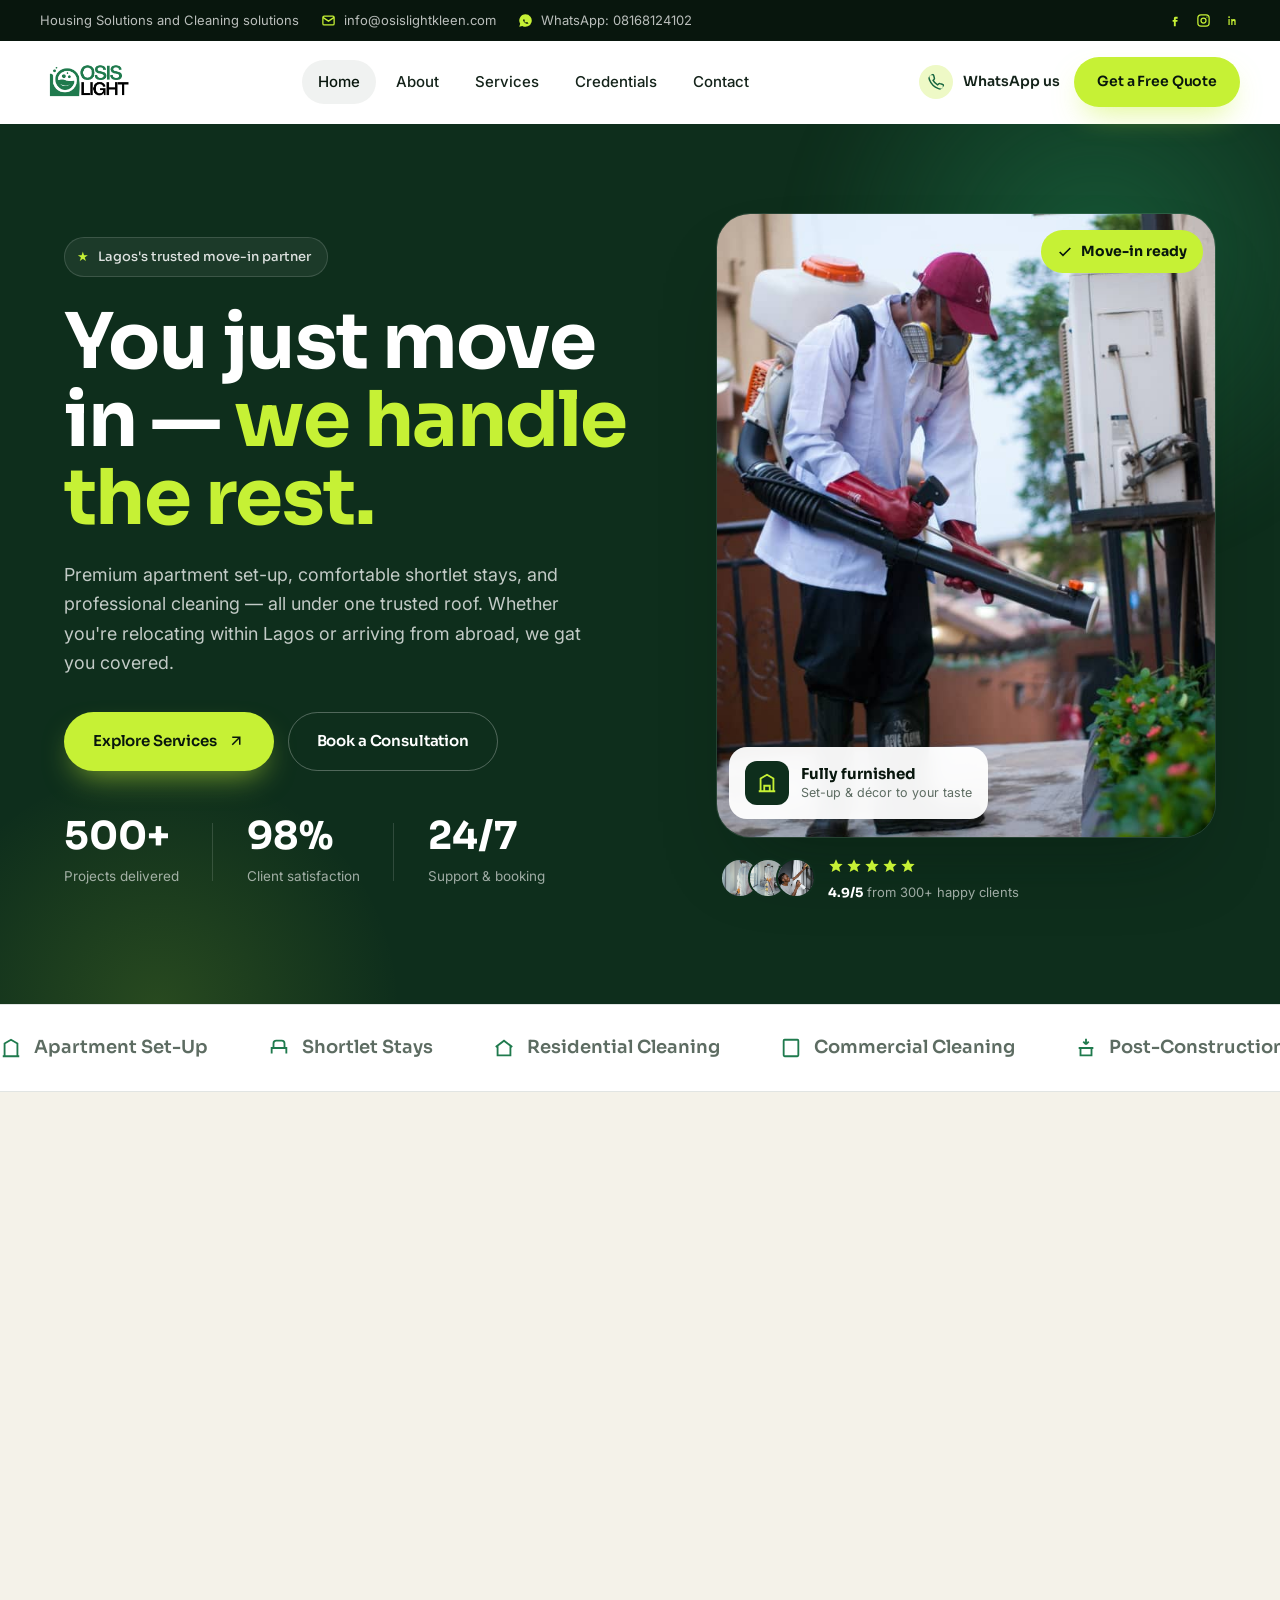
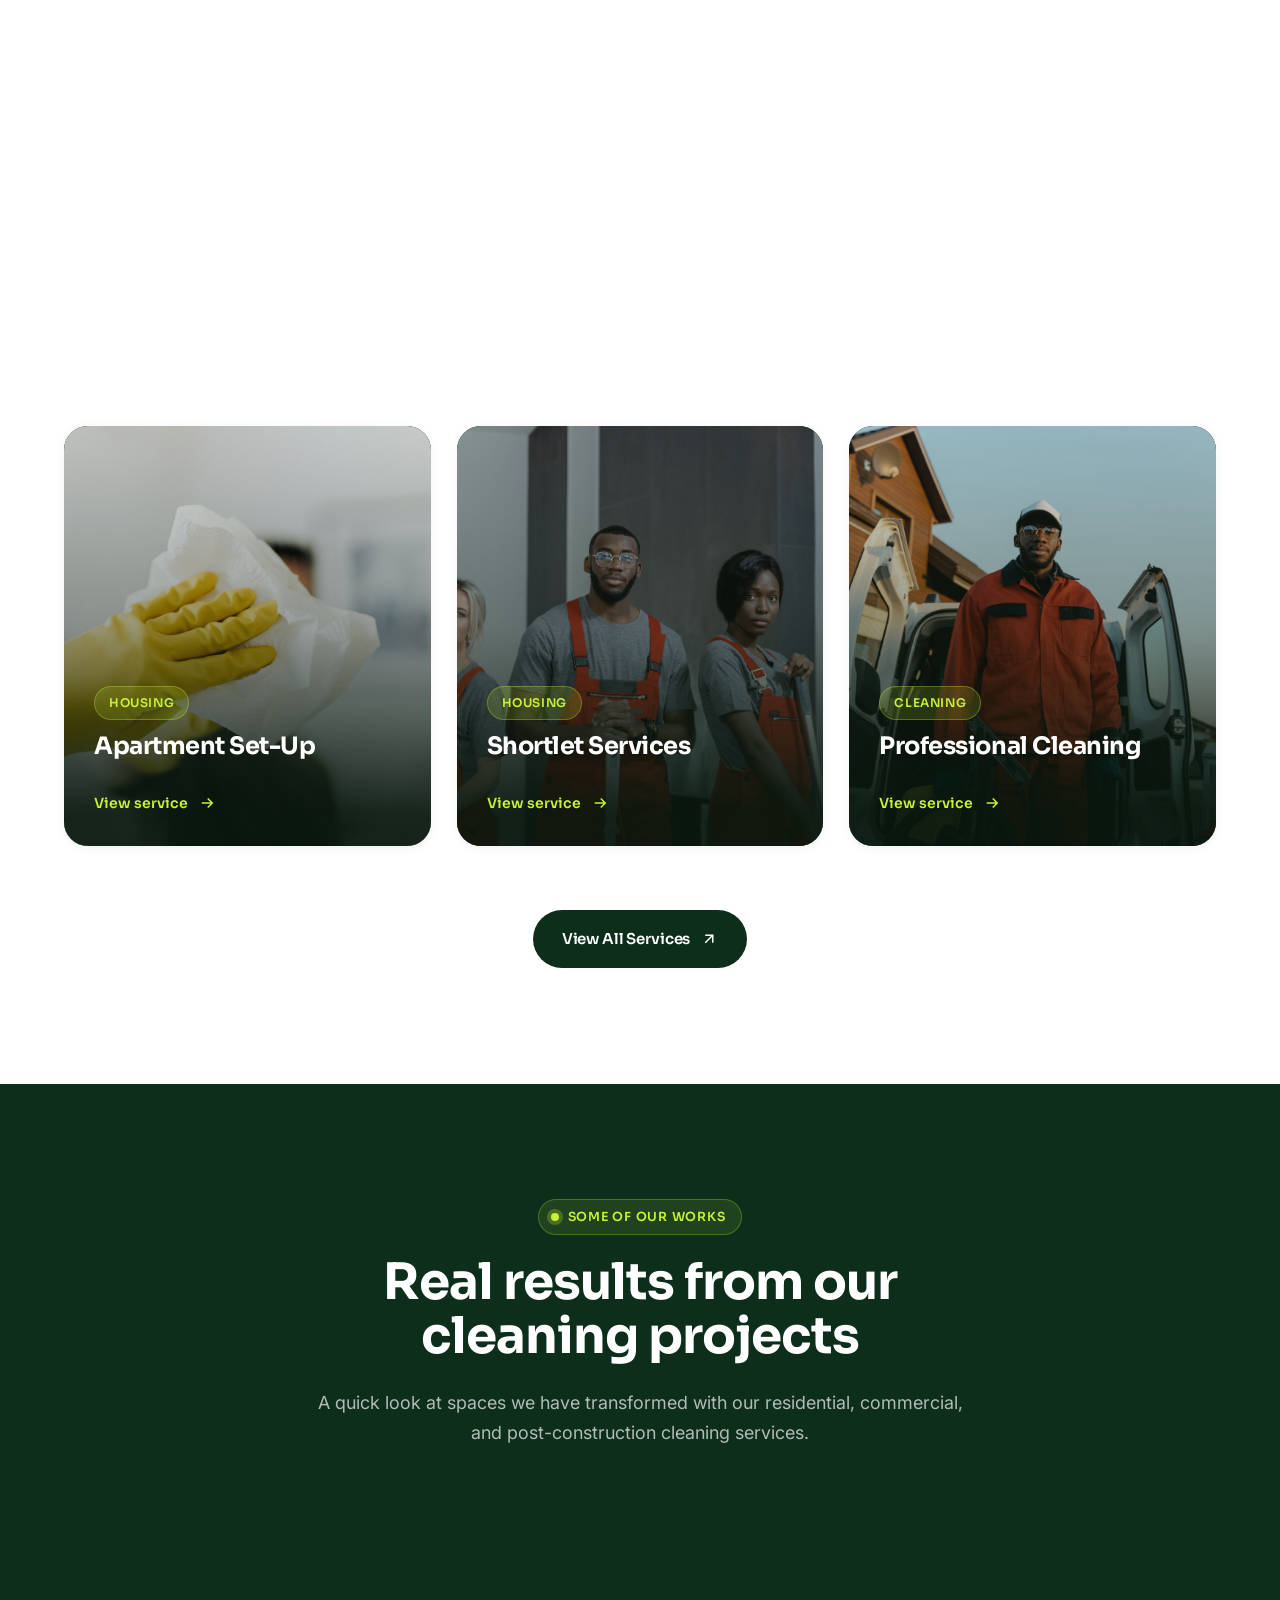
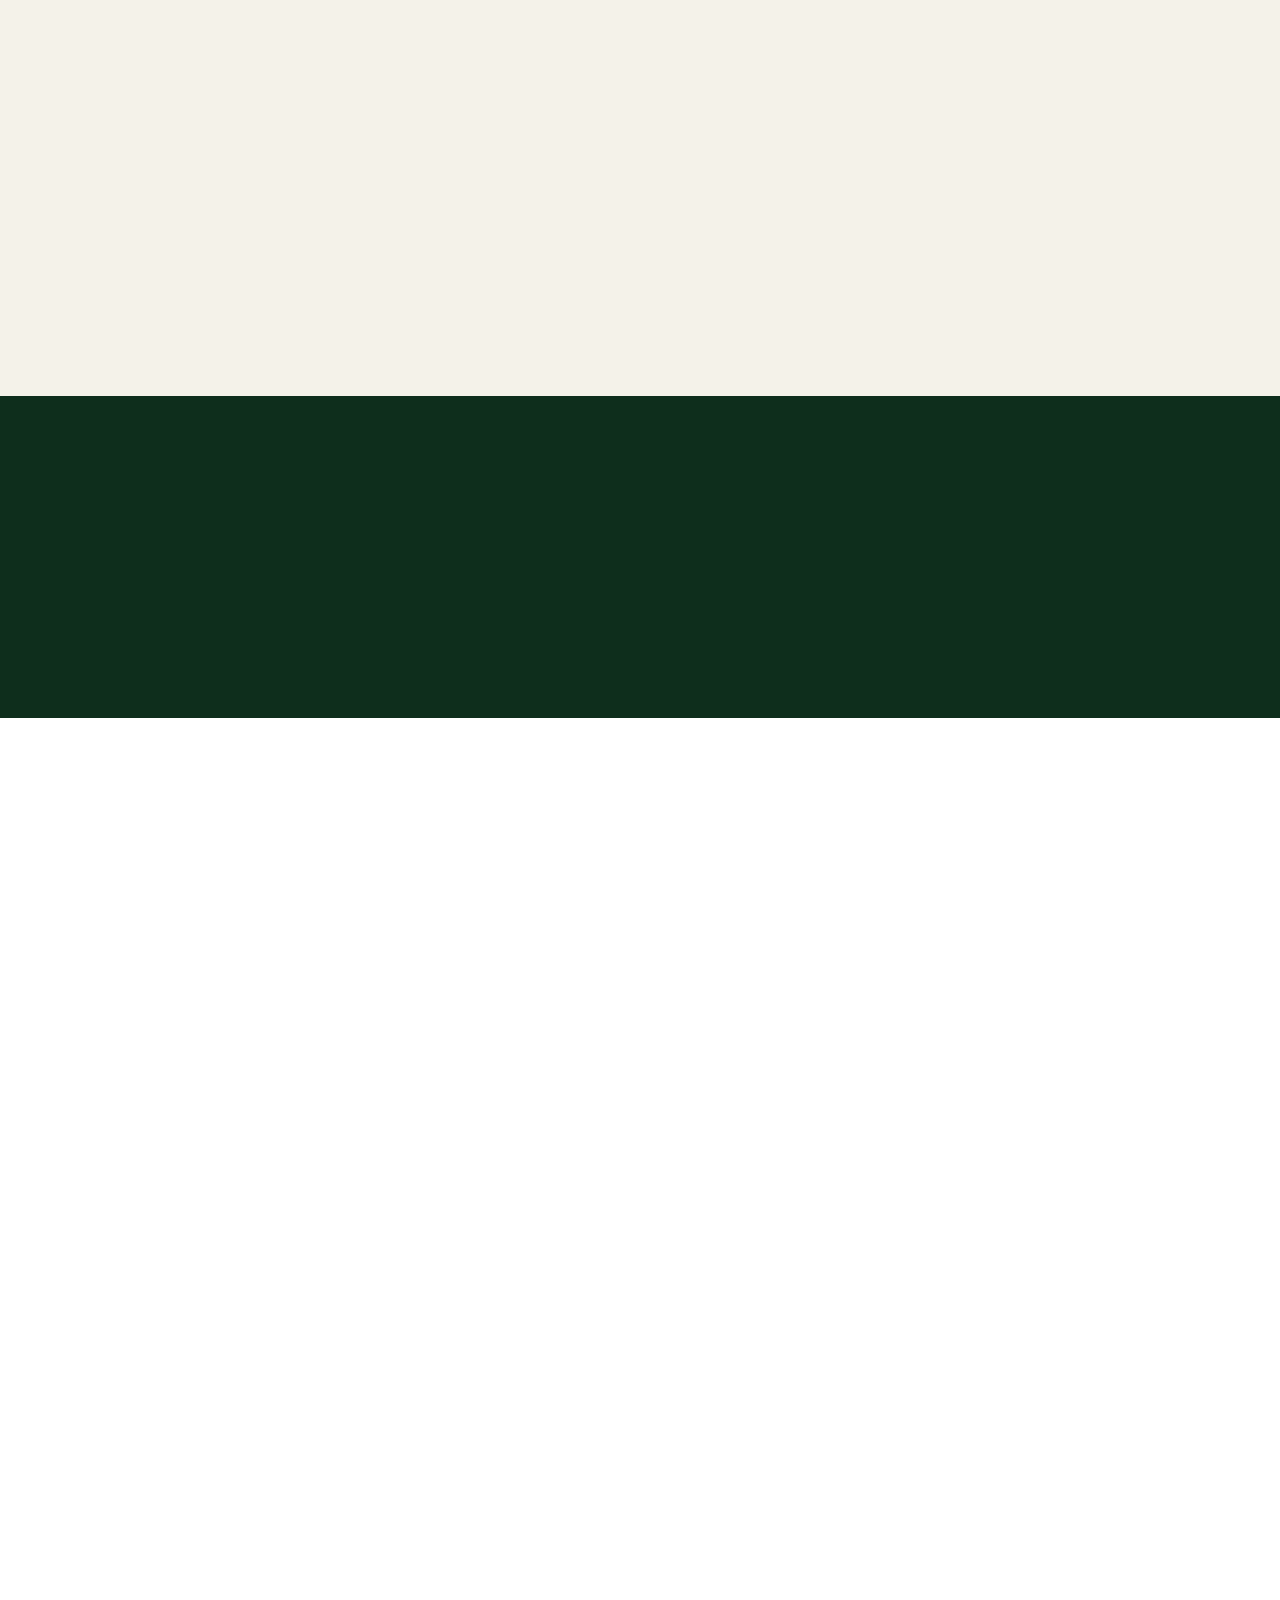
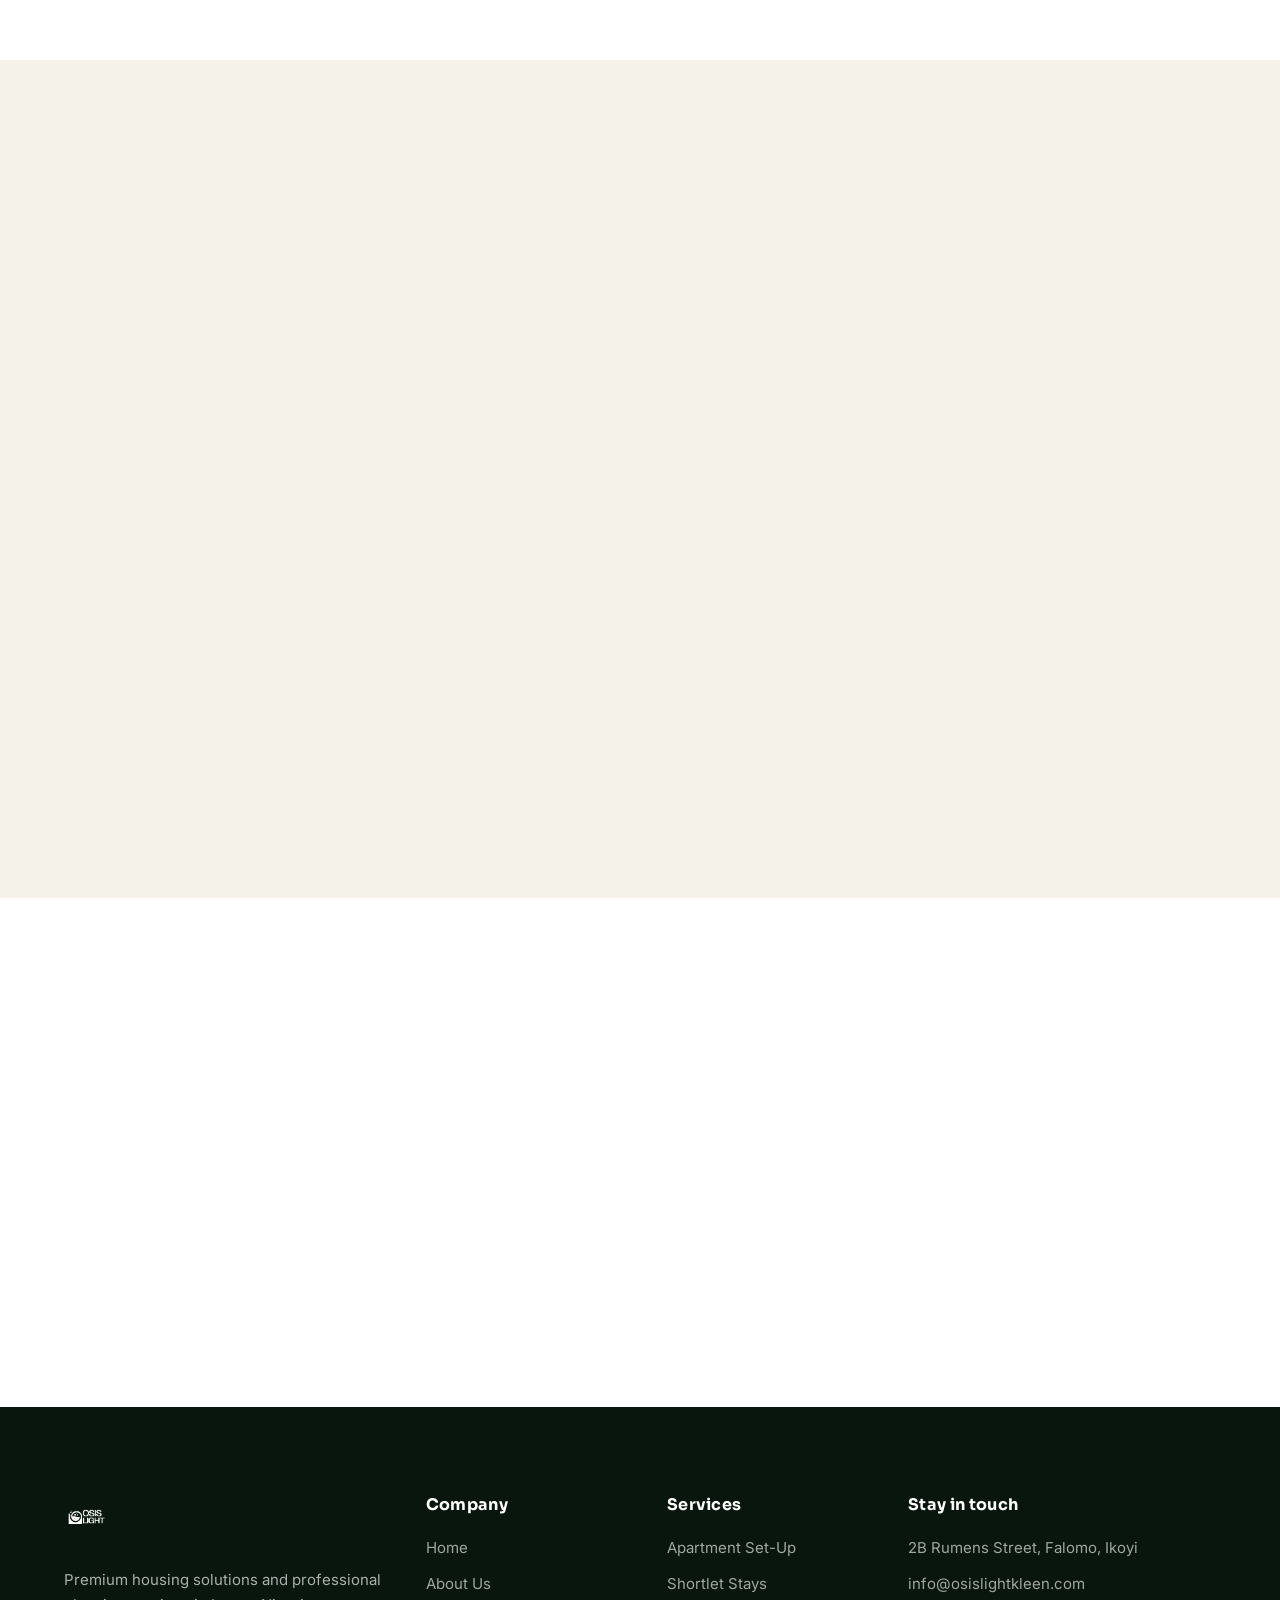
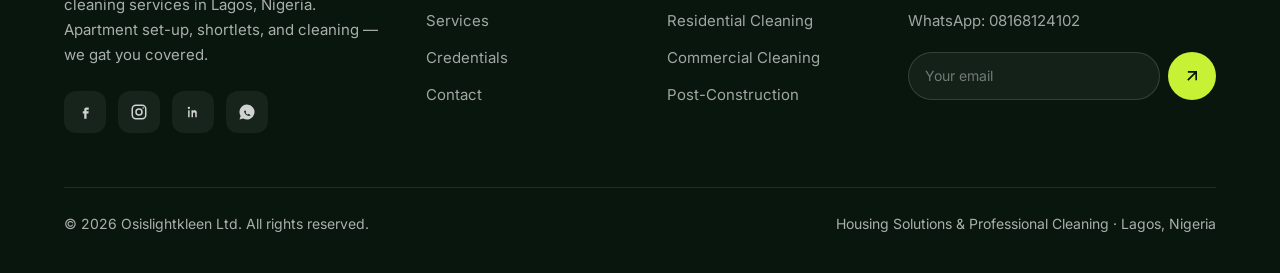
<file: index.html>
<!DOCTYPE html>
<html lang="en">
<head>
	<meta charset="utf-8">
	<meta http-equiv="X-UA-Compatible" content="IE=edge">
	<meta name="viewport" content="width=device-width, initial-scale=1">
	<title>Osislightkleen (Osis Light) | Premium Housing &amp; Cleaning in Lagos</title>
	<meta name="description" content="Osislightkleen Ltd delivers premium apartment set-up, shortlet accommodation, and professional cleaning services across Lagos, Nigeria. You just move in — we handle the rest.">
	<meta name="keywords" content="Osislightkleen, housing solutions Lagos, apartment set-up, shortlet Lagos, professional cleaning Lagos, move-in ready apartments, residential cleaning Nigeria, diaspora housing Nigeria">
	<meta name="author" content="Osislightkleen Ltd">
	<meta name="robots" content="index, follow">
	<link rel="canonical" href="https://www.osislight.com/">
	<meta name="theme-color" content="#0E2E1C">
	<meta name="msapplication-TileColor" content="#0E2E1C">
	<link rel="apple-touch-icon" sizes="180x180" href="assets/images/apple-touch-icon.png">
	<link rel="icon" type="image/png" sizes="32x32" href="assets/images/favicon-32x32.png">
	<link rel="icon" type="image/png" sizes="16x16" href="assets/images/favicon-16x16.png">
	<link rel="shortcut icon" href="assets/images/favicon.ico">
	<link rel="manifest" href="assets/images/site.webmanifest">
	<meta property="og:type" content="website">
	<meta property="og:site_name" content="Osislightkleen">
	<meta property="og:locale" content="en_NG">
	<meta property="og:url" content="https://www.osislight.com/">
	<meta property="og:title" content="Osislightkleen (Osis Light) | Premium Housing &amp; Cleaning in Lagos">
	<meta property="og:description" content="Premium apartment set-up, shortlet stays, and professional cleaning across Lagos. You just move in — we handle the rest.">
	<meta property="og:image" content="https://www.osislight.com/assets/images/hero.jpeg">
	<meta name="twitter:card" content="summary_large_image">
	<meta name="twitter:title" content="Osislightkleen (Osis Light) | Housing &amp; Cleaning in Lagos">
	<meta name="twitter:description" content="Premium apartment set-up, shortlet stays, and professional cleaning across Lagos. You just move in — we handle the rest.">
	<meta name="twitter:image" content="https://www.osislight.com/assets/images/hero.jpeg">
	<link rel="preconnect" href="https://fonts.googleapis.com">
	<link rel="preconnect" href="https://fonts.gstatic.com" crossorigin>
	<link href="https://fonts.googleapis.com/css2?family=Sora:wght@400;500;600;700;800&family=Inter:wght@400;500;600&display=swap" rel="stylesheet">
	<link href="assets/css/osislightkleen.css" rel="stylesheet">
	<script type="application/ld+json">
	{
		"@context": "https://schema.org",
		"@type": "LocalBusiness",
		"@id": "https://www.osislight.com/#business",
		"name": "Osislightkleen Ltd",
		"alternateName": ["Osislightkleen", "Osis Light Kleen", "Osis Light"],
		"url": "https://www.osislight.com/",
		"logo": "https://www.osislight.com/assets/images/osis-logo.png",
		"image": "https://www.osislight.com/assets/images/hero.jpeg",
		"description": "Premium apartment set-up, shortlet accommodation, and professional cleaning services in Lagos, Nigeria.",
		"email": "info@osislightkleen.com",
		"telephone": "+2348168124102",
		"address": {
			"@type": "PostalAddress",
			"streetAddress": "2B Rumens Street, Falomo",
			"addressLocality": "Ikoyi",
			"addressRegion": "Lagos",
			"addressCountry": "NG"
		},
		"geo": {
			"@type": "GeoCoordinates",
			"addressCountry": "NG"
		},
		"areaServed": {
			"@type": "City",
			"name": "Lagos"
		},
		"priceRange": "$$",
		"sameAs": [
			"https://wa.me/2348168124102"
		],
		"founder": {
			"@type": "Person",
			"name": "Uchendu Light Zereuwa",
			"jobTitle": "CEO"
		},
		"hasOfferCatalog": {
			"@type": "OfferCatalog",
			"name": "Osislightkleen Services",
			"itemListElement": [
				{ "@type": "Offer", "itemOffered": { "@type": "Service", "name": "Apartment Set-Up" } },
				{ "@type": "Offer", "itemOffered": { "@type": "Service", "name": "Shortlet Accommodation" } },
				{ "@type": "Offer", "itemOffered": { "@type": "Service", "name": "Residential Cleaning" } },
				{ "@type": "Offer", "itemOffered": { "@type": "Service", "name": "Commercial Cleaning" } },
				{ "@type": "Offer", "itemOffered": { "@type": "Service", "name": "Post-Construction Cleaning" } }
			]
		}
	}
	</script>
</head>
<body class="olk-body">

	<div class="olk-preloader" aria-hidden="true">
		<div class="olk-preloader__spinner"></div>
	</div>

	<!-- Top bar -->
	<div class="olk-topbar">
		<div class="container olk-topbar__inner">
			<div class="olk-topbar__left">
				<span>Housing Solutions and Cleaning solutions</span>
				<a href="mailto:info@osislightkleen.com"><svg viewBox="0 0 24 24" fill="none" stroke="currentColor" stroke-width="2"><rect x="3" y="5" width="18" height="14" rx="2"/><path d="m3 7 9 6 9-6"/></svg><span class="olk-topbar__email">info@osislightkleen.com</span></a>
				<a href="https://wa.me/2348168124102" target="_blank" rel="noopener noreferrer"><svg viewBox="0 0 24 24" fill="currentColor"><path d="M12 2a10 10 0 0 0-8.5 15.2L2 22l4.9-1.4A10 10 0 1 0 12 2Zm5 14c-.2.6-1.2 1.1-1.7 1.2-.5.1-1 .1-1.7-.1-1.6-.6-3.3-1.9-4.5-3.6-.5-.6-.9-1.4-.9-2.1s.4-1 .6-1.2c.2-.2.4-.2.5-.2h.4c.1 0 .3 0 .5.4l.6 1.5c0 .2 0 .3-.1.4l-.3.4c-.1.1-.2.3-.1.5.3.5.7 1 1.2 1.4.5.4 1 .6 1.3.7.2.1.4.1.5-.1l.5-.6c.1-.2.3-.1.4-.1l1.4.7c.2.1.3.2.4.3v.6Z"/></svg><span class="olk-topbar__wa-full">WhatsApp: 08168124102</span><span class="olk-topbar__wa-short">08168124102</span></a>
			</div>
			<div class="olk-topbar__socials">
				<a href="#" aria-label="Facebook"><svg viewBox="0 0 24 24" fill="currentColor"><path d="M14 9h3V6h-3c-2 0-3 1-3 3v2H9v3h2v7h3v-7h2.5l.5-3H14V9.5c0-.3.2-.5.5-.5H14Z"/></svg></a>
				<a href="#" aria-label="Instagram"><svg viewBox="0 0 24 24" fill="none" stroke="currentColor" stroke-width="2"><rect x="3" y="3" width="18" height="18" rx="5"/><circle cx="12" cy="12" r="4"/><circle cx="17.5" cy="6.5" r="1" fill="currentColor" stroke="none"/></svg></a>
				<a href="#" aria-label="LinkedIn"><svg viewBox="0 0 24 24" fill="currentColor"><path d="M6.5 8A1.5 1.5 0 1 0 5 6.5 1.5 1.5 0 0 0 6.5 8ZM5.5 9.5h2V19h-2ZM10 9.5h2v1.3a2.7 2.7 0 0 1 2.4-1.3c2 0 2.6 1.3 2.6 3.3V19h-2v-4.5c0-1.1-.4-1.8-1.4-1.8s-1.6.7-1.6 1.8V19h-2Z"/></svg></a>
			</div>
		</div>
	</div>

	<!-- Header -->
	<header class="olk-header">
		<div class="container olk-header__inner">
			<a href="index.html" class="site-logo">
				<img src="assets/images/osis-logo.png" alt="Osislightkleen" class="site-logo__img">
			</a>
			<nav>
				<ul class="olk-nav">
					<li><a href="index.html">Home</a></li>
					<li><a href="about.html">About</a></li>
					<li><a href="services.html">Services</a></li>
					<li><a href="about.html#credentials">Credentials</a></li>
					<li><a href="contact.html">Contact</a></li>
				</ul>
			</nav>
			<div class="olk-header__actions">
				<a href="https://wa.me/2348168124102" target="_blank" rel="noopener noreferrer" class="olk-header__phone">
					<svg viewBox="0 0 24 24" fill="none" stroke="currentColor" stroke-width="2"><path d="M22 16.9v3a2 2 0 0 1-2.2 2 19.8 19.8 0 0 1-8.6-3 19.5 19.5 0 0 1-6-6 19.8 19.8 0 0 1-3-8.6A2 2 0 0 1 4.1 2h3a2 2 0 0 1 2 1.7c.1 1 .4 1.9.7 2.8a2 2 0 0 1-.5 2.1L8.1 9.9a16 16 0 0 0 6 6l1.3-1.3a2 2 0 0 1 2.1-.4c.9.3 1.8.6 2.8.7a2 2 0 0 1 1.7 2Z"/></svg>
					WhatsApp us
				</a>
				<a href="contact.html" class="olk-btn olk-btn--primary olk-btn--sm">Get a Free Quote</a>
				<button class="olk-menu-toggle" type="button" aria-label="Open menu">
					<svg viewBox="0 0 24 24" fill="none" stroke="currentColor" stroke-width="2"><path d="M4 7h16M4 12h16M4 17h16"/></svg>
				</button>
			</div>
		</div>
	</header>

	<!-- Mobile drawer -->
	<div class="olk-backdrop"></div>
	<aside class="olk-drawer">
		<div class="olk-drawer__head">
			<a href="index.html" class="site-logo"><img src="assets/images/logo-white.png" alt="Osislightkleen" class="site-logo__img"></a>
			<button class="olk-drawer__close" aria-label="Close menu"><svg viewBox="0 0 24 24" fill="none" stroke="currentColor" stroke-width="2"><path d="M6 6l12 12M18 6 6 18"/></svg></button>
		</div>
		<nav>
			<a href="index.html">Home</a>
			<a href="about.html">About</a>
			<a href="services.html">Services</a>
			<a href="about.html#credentials">Credentials</a>
			<a href="contact.html">Contact</a>
		</nav>
		<a href="contact.html" class="olk-btn olk-btn--primary">Get a Free Quote</a>
		<div class="olk-drawer__contact">
			2B Rumens Street, Falomo, Ikoyi<br>
			<a href="mailto:info@osislightkleen.com">info@osislightkleen.com</a>
		</div>
	</aside>

	<!-- Hero -->
	<section class="olk-hero">
		<div class="container">
			<div class="olk-hero__grid">
				<div class="olk-hero__content reveal">
					<span class="olk-hero__label"><b>★</b> Lagos's trusted move-in partner</span>
					<h1>You just move in — <span class="accent">we handle the rest.</span></h1>
					<p>Premium apartment set-up, comfortable shortlet stays, and professional cleaning — all under one trusted roof. Whether you're relocating within Lagos or arriving from abroad, we gat you covered.</p>
					<div class="olk-hero__actions">
						<a href="services.html" class="olk-btn olk-btn--primary">Explore Services
							<svg viewBox="0 0 24 24" fill="none" stroke="currentColor" stroke-width="2"><path d="M7 17 17 7M7 7h10v10"/></svg>
						</a>
						<a href="contact.html" class="olk-btn olk-btn--outline-light">Book a Consultation</a>
					</div>
					<div class="olk-hero__proof">
						<div><span class="num" data-count="500" data-suffix="+">0</span><span class="lbl">Projects delivered</span></div>
						<div><span class="num" data-count="98" data-suffix="%">0</span><span class="lbl">Client satisfaction</span></div>
						<div><span class="num">24/7</span><span class="lbl">Support &amp; booking</span></div>
					</div>
				</div>
				<div class="olk-hero__media reveal" data-delay="2">
					<div class="olk-hero__frame">
						<img src="assets/images/hero.jpeg" alt="Beautifully set-up Lagos apartment by Osislightkleen">
						<div class="olk-hero__chip">
							<svg viewBox="0 0 24 24" fill="none" stroke="currentColor" stroke-width="2.4"><path d="M20 6 9 17l-5-5"/></svg>
							Move-in ready
						</div>
						<div class="olk-hero__badge">
							<span class="ico"><svg viewBox="0 0 24 24" fill="none" stroke="currentColor" stroke-width="2"><path d="M3 21h18M5 21V7l7-4 7 4v14M9 21v-6h6v6"/></svg></span>
							<span>
								<b>Fully furnished</b>
								<span>Set-up &amp; décor to your taste</span>
							</span>
						</div>
					</div>
					<div class="olk-hero__rating">
						<div class="olk-hero__avatars">
							<img src="assets/images/pexels-tima-miroshnichenko-6195954.webp" alt="">
							<img src="assets/images/pexels-tima-miroshnichenko-6195957.webp" alt="">
							<img src="assets/images/pexels-mart-production-7641240.jpg" alt="">
						</div>
						<div>
							<span class="olk-stars">
								<svg viewBox="0 0 24 24" fill="currentColor"><path d="m12 2 3 6.5 7 .6-5.3 4.6L18.5 21 12 17.3 5.5 21l1.8-7.3L2 9.1l7-.6Z"/></svg>
								<svg viewBox="0 0 24 24" fill="currentColor"><path d="m12 2 3 6.5 7 .6-5.3 4.6L18.5 21 12 17.3 5.5 21l1.8-7.3L2 9.1l7-.6Z"/></svg>
								<svg viewBox="0 0 24 24" fill="currentColor"><path d="m12 2 3 6.5 7 .6-5.3 4.6L18.5 21 12 17.3 5.5 21l1.8-7.3L2 9.1l7-.6Z"/></svg>
								<svg viewBox="0 0 24 24" fill="currentColor"><path d="m12 2 3 6.5 7 .6-5.3 4.6L18.5 21 12 17.3 5.5 21l1.8-7.3L2 9.1l7-.6Z"/></svg>
								<svg viewBox="0 0 24 24" fill="currentColor"><path d="m12 2 3 6.5 7 .6-5.3 4.6L18.5 21 12 17.3 5.5 21l1.8-7.3L2 9.1l7-.6Z"/></svg>
							</span>
							<small><b>4.9/5</b> from 300+ happy clients</small>
						</div>
					</div>
				</div>
			</div>
		</div>
	</section>

	<!-- Trust marquee -->
	<div class="olk-marquee">
		<div class="olk-marquee__track">
			<span class="olk-marquee__item"><svg viewBox="0 0 24 24" fill="none" stroke="currentColor" stroke-width="2"><path d="M3 21h18M5 21V7l7-4 7 4v14"/></svg>Apartment Set-Up</span>
			<span class="olk-marquee__item"><svg viewBox="0 0 24 24" fill="none" stroke="currentColor" stroke-width="2"><path d="M3 12h18M6 12V7a3 3 0 0 1 3-3h6a3 3 0 0 1 3 3v5M4 12v6M20 12v6"/></svg>Shortlet Stays</span>
			<span class="olk-marquee__item"><svg viewBox="0 0 24 24" fill="none" stroke="currentColor" stroke-width="2"><path d="m3 11 9-7 9 7M5 10v10h14V10"/></svg>Residential Cleaning</span>
			<span class="olk-marquee__item"><svg viewBox="0 0 24 24" fill="none" stroke="currentColor" stroke-width="2"><rect x="4" y="3" width="16" height="18" rx="1"/><path d="M9 8h.01M15 8h.01M9 12h.01M15 12h.01"/></svg>Commercial Cleaning</span>
			<span class="olk-marquee__item"><svg viewBox="0 0 24 24" fill="none" stroke="currentColor" stroke-width="2"><path d="M12 2v6m0 0 3-3m-3 3L9 5M4 12h16M6 12v8h12v-8"/></svg>Post-Construction</span>
			<span class="olk-marquee__item"><svg viewBox="0 0 24 24" fill="none" stroke="currentColor" stroke-width="2"><path d="M12 3l8 4v5c0 5-3.5 8-8 9-4.5-1-8-4-8-9V7Z"/></svg>Interior Décor</span>
			<!-- duplicate for seamless loop -->
			<span class="olk-marquee__item"><svg viewBox="0 0 24 24" fill="none" stroke="currentColor" stroke-width="2"><path d="M3 21h18M5 21V7l7-4 7 4v14"/></svg>Apartment Set-Up</span>
			<span class="olk-marquee__item"><svg viewBox="0 0 24 24" fill="none" stroke="currentColor" stroke-width="2"><path d="M3 12h18M6 12V7a3 3 0 0 1 3-3h6a3 3 0 0 1 3 3v5M4 12v6M20 12v6"/></svg>Shortlet Stays</span>
			<span class="olk-marquee__item"><svg viewBox="0 0 24 24" fill="none" stroke="currentColor" stroke-width="2"><path d="m3 11 9-7 9 7M5 10v10h14V10"/></svg>Residential Cleaning</span>
			<span class="olk-marquee__item"><svg viewBox="0 0 24 24" fill="none" stroke="currentColor" stroke-width="2"><rect x="4" y="3" width="16" height="18" rx="1"/><path d="M9 8h.01M15 8h.01M9 12h.01M15 12h.01"/></svg>Commercial Cleaning</span>
			<span class="olk-marquee__item"><svg viewBox="0 0 24 24" fill="none" stroke="currentColor" stroke-width="2"><path d="M12 2v6m0 0 3-3m-3 3L9 5M4 12h16M6 12v8h12v-8"/></svg>Post-Construction</span>
			<span class="olk-marquee__item"><svg viewBox="0 0 24 24" fill="none" stroke="currentColor" stroke-width="2"><path d="M12 3l8 4v5c0 5-3.5 8-8 9-4.5-1-8-4-8-9V7Z"/></svg>Interior Décor</span>
		</div>
	</div>

	<!-- About -->
	<section class="olk-section olk-section--surface">
		<div class="container">
			<div class="olk-about">
				<div class="olk-about__media reveal">
					<div class="olk-about__stack">
						<img class="img-a" src="assets/images/living%20(5).webp" alt="Premium living space by Osislightkleen">
						<img class="img-b" src="assets/images/living%20(6).webp" alt="Professionally finished interior">
					</div>
					<div class="olk-about__badge">
						<b>10+</b>
						<span>Years of trusted service</span>
					</div>
				</div>
				<div class="olk-about__text reveal" data-delay="2">
					<span class="olk-eyebrow">About Osislightkleen</span>
					<h2>One trusted partner for housing, shortlets &amp; cleaning.</h2>
					<p class="olk-lead"><strong>Osislightkleen Ltd</strong> is a Lagos-based company helping clients find and set up apartments, design living spaces to their taste, book comfortable shortlet stays, and keep every space spotless.</p>
					<div class="olk-about__pills">
						<span>Apartment Set-Up</span>
						<span>Shortlet Stays</span>
						<span>Professional Cleaning</span>
						<span>Diaspora Ready</span>
					</div>
					<ul class="olk-about__list">
						<li><span class="tick"><svg viewBox="0 0 24 24" fill="none" stroke="currentColor" stroke-width="3"><path d="M20 6 9 17l-5-5"/></svg></span> End-to-end apartment set-up &amp; interior décor</li>
						<li><span class="tick"><svg viewBox="0 0 24 24" fill="none" stroke="currentColor" stroke-width="3"><path d="M20 6 9 17l-5-5"/></svg></span> Premium shortlet venues for stays &amp; meetings</li>
						<li><span class="tick"><svg viewBox="0 0 24 24" fill="none" stroke="currentColor" stroke-width="3"><path d="M20 6 9 17l-5-5"/></svg></span> Trained, vetted cleaning professionals</li>
						<li><span class="tick"><svg viewBox="0 0 24 24" fill="none" stroke="currentColor" stroke-width="3"><path d="M20 6 9 17l-5-5"/></svg></span> Perfect for local &amp; diaspora clients</li>
					</ul>
					<a href="about.html" class="olk-btn olk-btn--dark">Read Our Story
						<svg viewBox="0 0 24 24" fill="none" stroke="currentColor" stroke-width="2"><path d="M7 17 17 7M7 7h10v10"/></svg>
					</a>
				</div>
			</div>
		</div>
	</section>

	<!-- Bento: what we offer -->
	<section class="olk-section olk-section--surface">
		<div class="container">
			<div class="olk-section__header reveal">
				<span class="olk-eyebrow">What We Offer</span>
				<h2>Everything you need under one roof</h2>
				<p>From finding your apartment to keeping it spotless — a complete, premium experience tailored to your lifestyle.</p>
			</div>
			<div class="olk-bento">
				<div class="olk-bento__cell olk-bento__cell--dark reveal">
					<div>
						<span class="ico"><svg viewBox="0 0 24 24" fill="none" stroke="currentColor" stroke-width="1.8"><path d="M3 21h18M5 21V7l7-4 7 4v14M9 21v-6h6v6"/></svg></span>
						<h3>Apartment Set-Up &amp; Décor</h3>
						<p>We secure apartments and design living rooms and parlours to your exact preference. Relocating or coming from abroad — you just move in.</p>
					</div>
					<a href="services.html" class="olk-service__link" style="margin-top:22px">Learn more <svg viewBox="0 0 24 24" fill="none" stroke="currentColor" stroke-width="2"><path d="M5 12h14M13 6l6 6-6 6"/></svg></a>
				</div>
				<div class="olk-bento__cell reveal" data-delay="1">
					<span class="ico"><svg viewBox="0 0 24 24" fill="none" stroke="currentColor" stroke-width="1.8"><path d="M3 12h18M6 12V7a3 3 0 0 1 3-3h6a3 3 0 0 1 3 3v5M4 12v6M20 12v6"/></svg></span>
					<h3>Shortlet Stays</h3>
					<p>Comfortable short-stay venues for vacations, relaxation, and business meetings.</p>
				</div>
				<div class="olk-bento__cell reveal" data-delay="2">
					<span class="ico"><svg viewBox="0 0 24 24" fill="none" stroke="currentColor" stroke-width="1.8"><path d="m3 11 9-7 9 7M5 10v10h14V10M10 20v-5h4v5"/></svg></span>
					<h3>Residential Cleaning</h3>
					<p>Thorough home cleaning that keeps your space fresh, healthy, and welcoming.</p>
				</div>
				<div class="olk-bento__cell reveal">
					<span class="ico"><svg viewBox="0 0 24 24" fill="none" stroke="currentColor" stroke-width="1.8"><rect x="4" y="3" width="16" height="18" rx="1"/><path d="M9 8h.01M15 8h.01M9 12h.01M15 12h.01M9 16h.01M15 16h.01"/></svg></span>
					<h3>Commercial Cleaning</h3>
					<p>Reliable office and workspace cleaning for businesses of all sizes.</p>
				</div>
				<div class="olk-bento__cell reveal" data-delay="1">
					<span class="ico"><svg viewBox="0 0 24 24" fill="none" stroke="currentColor" stroke-width="1.8"><path d="M12 2v6m0 0 3-3m-3 3L9 5M4 12h16M6 12v8h12v-8"/></svg></span>
					<h3>Post-Construction</h3>
					<p>Deep cleaning after renovations and new builds — ready for handover.</p>
				</div>
				<div class="olk-bento__cell olk-bento__cell--feature reveal" data-delay="2">
					<span class="ico" style="background:rgba(255,255,255,0.15);color:#fff"><svg viewBox="0 0 24 24" fill="none" stroke="currentColor" stroke-width="1.8"><path d="M12 2 9.5 8.5 3 11l6.5 2.5L12 20l2.5-6.5L21 11l-6.5-2.5Z"/></svg></span>
					<h3>Custom Packages</h3>
					<p>Mix and match any service into one seamless package built around your budget and timeline.</p>
				</div>
			</div>
		</div>
	</section>

	<!-- Services showcase -->
	<section class="olk-section">
		<div class="container">
			<div class="olk-section__header reveal">
				<span class="olk-eyebrow">Our Services</span>
				<h2>Tailored solutions for every need</h2>
				<p>Housing solutions and professional cleaning — delivered with care, consistency, and a premium finish.</p>
			</div>
			<div class="olk-services">
				<article class="olk-service reveal">
					<img src="assets/images/pexels-karola-g-4239127.jpg" alt="Apartment set-up">
					<div class="olk-service__body">
						<span class="olk-service__tag">Housing</span>
						<h3>Apartment Set-Up</h3>
						<p>We help you secure apartments and handle full interior décor for living rooms and parlours based on your preferences.</p>
						<a href="services.html" class="olk-service__link">View service <svg viewBox="0 0 24 24" fill="none" stroke="currentColor" stroke-width="2"><path d="M5 12h14M13 6l6 6-6 6"/></svg></a>
					</div>
				</article>
				<article class="olk-service reveal" data-delay="1">
					<img src="assets/images/pexels-tima-miroshnichenko-6195121.webp" alt="Shortlet accommodation">
					<div class="olk-service__body">
						<span class="olk-service__tag">Housing</span>
						<h3>Shortlet Services</h3>
						<p>Premium short-stay accommodation for relaxation, vacations, and business venues — comfort and convenience guaranteed.</p>
						<a href="services.html" class="olk-service__link">View service <svg viewBox="0 0 24 24" fill="none" stroke="currentColor" stroke-width="2"><path d="M5 12h14M13 6l6 6-6 6"/></svg></a>
					</div>
				</article>
				<article class="olk-service reveal" data-delay="2">
					<img src="assets/images/pexels-tima-miroshnichenko-6196233.webp" alt="Residential cleaning">
					<div class="olk-service__body">
						<span class="olk-service__tag">Cleaning</span>
						<h3>Professional Cleaning</h3>
						<p>Residential, commercial, and post-construction cleaning delivered by trained professionals you can trust.</p>
						<a href="services.html" class="olk-service__link">View service <svg viewBox="0 0 24 24" fill="none" stroke="currentColor" stroke-width="2"><path d="M5 12h14M13 6l6 6-6 6"/></svg></a>
					</div>
				</article>
			</div>
			<div class="text-center mt-cta reveal">
				<a href="services.html" class="olk-btn olk-btn--dark">View All Services
					<svg viewBox="0 0 24 24" fill="none" stroke="currentColor" stroke-width="2"><path d="M7 17 17 7M7 7h10v10"/></svg>
				</a>
			</div>
		</div>
	</section>

	<!-- Some of our works -->
	<section class="olk-section olk-section--pine">
		<div class="container">
			<div class="olk-section__header reveal">
				<span class="olk-eyebrow olk-eyebrow--light">Some Of Our Works</span>
				<h2>Real results from our cleaning projects</h2>
				<p>A quick look at spaces we have transformed with our residential, commercial, and post-construction cleaning services.</p>
			</div>
			<div class="olk-works reveal">
				<div class="olk-works__head">
				<div class="olk-works__actions">
						<button type="button" class="olk-works__arrow olk-works__arrow--prev" aria-label="Previous works">
							<svg viewBox="0 0 24 24" fill="none" stroke="currentColor" stroke-width="2"><path d="M15 18 9 12l6-6"/></svg>
						</button>
						<button type="button" class="olk-works__arrow olk-works__arrow--next" aria-label="Next works">
							<svg viewBox="0 0 24 24" fill="none" stroke="currentColor" stroke-width="2"><path d="m9 18 6-6-6-6"/></svg>
						</button>
					</div>
				</div>
				<div class="olk-works__track" id="works-track">
					<article class="olk-work-card">
						<img src="assets/images/living%20(1).webp" alt="Living space cleaning result">
						<div class="olk-work-card__meta"><h4>Living Room Refresh</h4><p>Residential</p></div>
					</article>
					<article class="olk-work-card">
						<img src="assets/images/living%20(2).webp" alt="Apartment interior cleaning result">
						<div class="olk-work-card__meta"><h4>Apartment Set-Up</h4><p>Housing</p></div>
					</article>
					<article class="olk-work-card">
						<img src="assets/images/living%20(3).webp" alt="Premium interior finish cleaning">
						<div class="olk-work-card__meta"><h4>Premium Finish</h4><p>Deep Clean</p></div>
					</article>
					<article class="olk-work-card">
						<img src="assets/images/living%20(4).webp" alt="Home interior cleaning project">
						<div class="olk-work-card__meta"><h4>Home Interior</h4><p>Our Work</p></div>
					</article>
					<article class="olk-work-card">
						<img src="assets/images/living%20(5).webp" alt="Styled living space project">
						<div class="olk-work-card__meta"><h4>Styled Living Space</h4><p>Set-Up</p></div>
					</article>
					<article class="olk-work-card">
						<img src="assets/images/living%20(6).webp" alt="Shortlet style interior">
						<div class="olk-work-card__meta"><h4>Shortlet Ready</h4><p>Shortlet</p></div>
					</article>
					<article class="olk-work-card">
						<img src="assets/images/living%20(7).webp" alt="Full apartment refresh">
						<div class="olk-work-card__meta"><h4>Apartment Refresh</h4><p>Cleaning</p></div>
					</article>
					<article class="olk-work-card">
						<img src="assets/images/living%20(8).webp" alt="Complete home makeover clean">
						<div class="olk-work-card__meta"><h4>Complete Home Clean</h4><p>Premium</p></div>
					</article>
				</div>
			</div>
		</div>
	</section>

	<!-- Process -->
	<section class="olk-section olk-section--pine">
		<div class="container">
			<div class="olk-section__header reveal">
				<span class="olk-eyebrow olk-eyebrow--light">How It Works</span>
				<h2>A simple path to a spotless space</h2>
				<p>Four easy steps from first call to move-in ready — no stress, no surprises.</p>
			</div>
			<div class="olk-steps">
				<div class="olk-step reveal">
					<div class="olk-step__no">01</div>
					<h3>Tell us your needs</h3>
					<p>Share what you're looking for — an apartment, a shortlet, or a clean. We listen first.</p>
				</div>
				<div class="olk-step reveal" data-delay="1">
					<div class="olk-step__no">02</div>
					<h3>Get a tailored plan</h3>
					<p>We put together a solution and transparent quote that fits your budget and timeline.</p>
				</div>
				<div class="olk-step reveal" data-delay="2">
					<div class="olk-step__no">03</div>
					<h3>We get to work</h3>
					<p>Our vetted team sets up, styles, or cleans your space with a premium, detail-first finish.</p>
				</div>
				<div class="olk-step reveal" data-delay="3">
					<div class="olk-step__no">04</div>
					<h3>You just move in</h3>
					<p>Walk into a ready, comfortable space. We handle the rest — every single time.</p>
				</div>
			</div>
		</div>
	</section>

	<!-- Why us -->
	<section class="olk-section olk-section--surface">
		<div class="container">
			<div class="olk-split">
				<div class="olk-split__media reveal">
					<img src="assets/images/pexels-karola-g-4239127.jpg" alt="Osislightkleen team at work">
				</div>
				<div class="reveal" data-delay="2">
					<span class="olk-eyebrow">Why Choose Us</span>
					<h2>We make spaces shine beautifully.</h2>
					<p class="olk-lead">Reliability, quality, and a client-first approach — that's the Osislightkleen promise, backed by a team that treats your space like their own.</p>
					<div class="olk-feature-list">
						<div class="olk-feature-list__item">
							<span class="ico"><svg viewBox="0 0 24 24" fill="none" stroke="currentColor" stroke-width="1.8"><path d="M12 3l8 4v5c0 5-3.5 8-8 9-4.5-1-8-4-8-9V7Z"/><path d="M9 12l2 2 4-4"/></svg></span>
							<div><h4>Trusted &amp; vetted crew</h4><p>Trained professionals, screened and reliable — every visit.</p></div>
						</div>
						<div class="olk-feature-list__item">
							<span class="ico"><svg viewBox="0 0 24 24" fill="none" stroke="currentColor" stroke-width="1.8"><circle cx="12" cy="12" r="9"/><path d="M12 7v5l3 2"/></svg></span>
							<div><h4>On-time, every time</h4><p>We respect your schedule and deliver on the timeline we promise.</p></div>
						</div>
						<div class="olk-feature-list__item">
							<span class="ico"><svg viewBox="0 0 24 24" fill="none" stroke="currentColor" stroke-width="1.8"><path d="M12 2 9.5 8.5 3 11l6.5 2.5L12 20l2.5-6.5L21 11l-6.5-2.5Z"/></svg></span>
							<div><h4>Premium finish</h4><p>Detail-obsessed set-up and cleaning that looks and feels luxurious.</p></div>
						</div>
					</div>
				</div>
			</div>
		</div>
	</section>

	<!-- Stats band -->
	<section class="olk-section olk-section--pine olk-section--tight">
		<div class="container">
			<div class="olk-stats">
				<div class="olk-stat reveal"><b data-count="500" data-suffix="+">0</b><span>Projects completed</span></div>
				<div class="olk-stat reveal" data-delay="1"><b data-count="300" data-suffix="+">0</b><span>Happy clients</span></div>
				<div class="olk-stat reveal" data-delay="2"><b data-count="10" data-suffix="+">0</b><span>Years of experience</span></div>
				<div class="olk-stat reveal" data-delay="3"><b data-count="98" data-suffix="%">0</b><span>Would recommend us</span></div>
			</div>
		</div>
	</section>

	<!-- Testimonials -->
	<section class="olk-section">
		<div class="container">
			<div class="olk-section__header reveal">
				<span class="olk-eyebrow">Testimonials</span>
				<h2>People like you trust our service</h2>
			</div>
			<div class="olk-testi reveal">
				<div class="olk-testi__card">
					<span class="olk-testi__quote">&rdquo;</span>
					<div class="olk-testi__slide is-active">
						<span class="olk-testi__stars">
							<svg viewBox="0 0 24 24" fill="currentColor"><path d="m12 2 3 6.5 7 .6-5.3 4.6L18.5 21 12 17.3 5.5 21l1.8-7.3L2 9.1l7-.6Z"/></svg>
							<svg viewBox="0 0 24 24" fill="currentColor"><path d="m12 2 3 6.5 7 .6-5.3 4.6L18.5 21 12 17.3 5.5 21l1.8-7.3L2 9.1l7-.6Z"/></svg>
							<svg viewBox="0 0 24 24" fill="currentColor"><path d="m12 2 3 6.5 7 .6-5.3 4.6L18.5 21 12 17.3 5.5 21l1.8-7.3L2 9.1l7-.6Z"/></svg>
							<svg viewBox="0 0 24 24" fill="currentColor"><path d="m12 2 3 6.5 7 .6-5.3 4.6L18.5 21 12 17.3 5.5 21l1.8-7.3L2 9.1l7-.6Z"/></svg>
							<svg viewBox="0 0 24 24" fill="currentColor"><path d="m12 2 3 6.5 7 .6-5.3 4.6L18.5 21 12 17.3 5.5 21l1.8-7.3L2 9.1l7-.6Z"/></svg>
						</span>
						<p class="olk-testi__text">"I relocated to Lagos from abroad and Osislightkleen set up my entire apartment before I arrived. I literally just walked in and everything was perfect — furniture, décor, spotless. Unreal service."</p>
						<div class="olk-testi__person">
							<img src="assets/images/pexels-tima-miroshnichenko-6195954.webp" alt="">
							<div><b>Adaeze O.</b><span>Diaspora client · Lekki, Lagos</span></div>
						</div>
					</div>
					<div class="olk-testi__slide">
						<span class="olk-testi__stars">
							<svg viewBox="0 0 24 24" fill="currentColor"><path d="m12 2 3 6.5 7 .6-5.3 4.6L18.5 21 12 17.3 5.5 21l1.8-7.3L2 9.1l7-.6Z"/></svg>
							<svg viewBox="0 0 24 24" fill="currentColor"><path d="m12 2 3 6.5 7 .6-5.3 4.6L18.5 21 12 17.3 5.5 21l1.8-7.3L2 9.1l7-.6Z"/></svg>
							<svg viewBox="0 0 24 24" fill="currentColor"><path d="m12 2 3 6.5 7 .6-5.3 4.6L18.5 21 12 17.3 5.5 21l1.8-7.3L2 9.1l7-.6Z"/></svg>
							<svg viewBox="0 0 24 24" fill="currentColor"><path d="m12 2 3 6.5 7 .6-5.3 4.6L18.5 21 12 17.3 5.5 21l1.8-7.3L2 9.1l7-.6Z"/></svg>
							<svg viewBox="0 0 24 24" fill="currentColor"><path d="m12 2 3 6.5 7 .6-5.3 4.6L18.5 21 12 17.3 5.5 21l1.8-7.3L2 9.1l7-.6Z"/></svg>
						</span>
						<p class="olk-testi__text">"We use them for our office cleaning and the difference is night and day. Professional, punctual, and thorough. Our workspace has never looked better."</p>
						<div class="olk-testi__person">
							<img src="assets/images/pexels-tima-miroshnichenko-6195957.webp" alt="">
							<div><b>Tunde A.</b><span>Business owner · Victoria Island</span></div>
						</div>
					</div>
					<div class="olk-testi__slide">
						<span class="olk-testi__stars">
							<svg viewBox="0 0 24 24" fill="currentColor"><path d="m12 2 3 6.5 7 .6-5.3 4.6L18.5 21 12 17.3 5.5 21l1.8-7.3L2 9.1l7-.6Z"/></svg>
							<svg viewBox="0 0 24 24" fill="currentColor"><path d="m12 2 3 6.5 7 .6-5.3 4.6L18.5 21 12 17.3 5.5 21l1.8-7.3L2 9.1l7-.6Z"/></svg>
							<svg viewBox="0 0 24 24" fill="currentColor"><path d="m12 2 3 6.5 7 .6-5.3 4.6L18.5 21 12 17.3 5.5 21l1.8-7.3L2 9.1l7-.6Z"/></svg>
							<svg viewBox="0 0 24 24" fill="currentColor"><path d="m12 2 3 6.5 7 .6-5.3 4.6L18.5 21 12 17.3 5.5 21l1.8-7.3L2 9.1l7-.6Z"/></svg>
							<svg viewBox="0 0 24 24" fill="currentColor"><path d="m12 2 3 6.5 7 .6-5.3 4.6L18.5 21 12 17.3 5.5 21l1.8-7.3L2 9.1l7-.6Z"/></svg>
						</span>
						<p class="olk-testi__text">"Booked a shortlet for a business trip and it exceeded expectations — clean, stylish, and perfectly located. I'll definitely be using Osislightkleen again."</p>
						<div class="olk-testi__person">
							<img src="assets/images/pexels-mart-production-7641240.jpg" alt="">
							<div><b>Chioma E.</b><span>Shortlet guest · Ikeja, Lagos</span></div>
						</div>
					</div>
					<div class="olk-testi__nav">
						<button class="olk-testi__arrow olk-testi__arrow--prev" aria-label="Previous"><svg viewBox="0 0 24 24" fill="none" stroke="currentColor" stroke-width="2"><path d="M19 12H5M11 6l-6 6 6 6"/></svg></button>
						<button class="olk-testi__dot is-active" aria-label="Testimonial 1"></button>
						<button class="olk-testi__dot" aria-label="Testimonial 2"></button>
						<button class="olk-testi__dot" aria-label="Testimonial 3"></button>
						<button class="olk-testi__arrow olk-testi__arrow--next" aria-label="Next"><svg viewBox="0 0 24 24" fill="none" stroke="currentColor" stroke-width="2"><path d="M5 12h14M13 6l6 6-6 6"/></svg></button>
					</div>
				</div>
			</div>
		</div>
	</section>

	<!-- FAQ -->
	<section class="olk-section olk-section--surface">
		<div class="container">
			<div class="olk-section__header reveal">
				<span class="olk-eyebrow">FAQ</span>
				<h2>Questions, answered</h2>
				<p>Everything you need to know before getting started with Osislightkleen.</p>
			</div>
			<div class="olk-faq reveal">
				<div class="olk-faq__item is-open">
					<button class="olk-faq__q">Do you handle apartment set-up for clients abroad?<span class="olk-faq__icon"><svg viewBox="0 0 24 24" fill="none" stroke="currentColor" stroke-width="2"><path d="m6 9 6 6 6-6"/></svg></span></button>
					<div class="olk-faq__a"><p>Absolutely. Many of our clients are relocating from abroad. We secure the apartment, furnish and decorate it to your taste, and have it fully move-in ready before you land in Lagos.</p></div>
				</div>
				<div class="olk-faq__item">
					<button class="olk-faq__q">What areas in Lagos do you cover?<span class="olk-faq__icon"><svg viewBox="0 0 24 24" fill="none" stroke="currentColor" stroke-width="2"><path d="m6 9 6 6 6-6"/></svg></span></button>
					<div class="olk-faq__a"><p>We serve clients across Lagos, including Lekki, Victoria Island, Ikoyi, Ikeja, and the mainland. Reach out with your location and we'll confirm availability.</p></div>
				</div>
				<div class="olk-faq__item">
					<button class="olk-faq__q">Can I book a one-off cleaning instead of a regular plan?<span class="olk-faq__icon"><svg viewBox="0 0 24 24" fill="none" stroke="currentColor" stroke-width="2"><path d="m6 9 6 6 6-6"/></svg></span></button>
					<div class="olk-faq__a"><p>Yes. We offer both one-off deep cleans and recurring plans for homes and businesses. Post-construction cleans are also available for newly built or renovated properties.</p></div>
				</div>
				<div class="olk-faq__item">
					<button class="olk-faq__q">How do I get a quote?<span class="olk-faq__icon"><svg viewBox="0 0 24 24" fill="none" stroke="currentColor" stroke-width="2"><path d="m6 9 6 6 6-6"/></svg></span></button>
					<div class="olk-faq__a"><p>Simply use our contact form or call us. Tell us what you need and we'll send a transparent, tailored quote that fits your budget and timeline.</p></div>
				</div>
			</div>
		</div>
	</section>

	<!-- CTA -->
	<section class="olk-section olk-section--tight">
		<div class="container">
			<div class="olk-cta reveal">
				<div class="olk-cta__text">
					<h2>Ready to get started?</h2>
					<p>Whether you need a furnished apartment, a shortlet, or a professional clean — reach out today and we'll tailor a premium solution just for you.</p>
				</div>
				<div class="olk-cta__actions">
					<a href="contact.html" class="olk-btn olk-btn--primary">Get a Free Quote
						<svg viewBox="0 0 24 24" fill="none" stroke="currentColor" stroke-width="2"><path d="M7 17 17 7M7 7h10v10"/></svg>
					</a>
					<a href="https://wa.me/2348168124102" target="_blank" rel="noopener noreferrer" class="olk-btn olk-btn--outline-light">WhatsApp Us</a>
				</div>
			</div>
		</div>
	</section>

	<!-- Footer -->
	<footer class="olk-footer">
		<div class="container">
			<div class="olk-footer__grid">
				<div class="olk-footer__brand">
					<a href="index.html" class="site-logo">
						<img src="assets/images/logo-white.png" alt="Osislightkleen" class="site-logo__img">
					</a>
					<p>Premium housing solutions and professional cleaning services in Lagos, Nigeria. Apartment set-up, shortlets, and cleaning — we gat you covered.</p>
					<div class="olk-footer__socials">
						<a href="#" aria-label="Facebook"><svg viewBox="0 0 24 24" fill="currentColor"><path d="M14 9h3V6h-3c-2 0-3 1-3 3v2H9v3h2v7h3v-7h2.5l.5-3H14V9.5c0-.3.2-.5.5-.5H14Z"/></svg></a>
						<a href="#" aria-label="Instagram"><svg viewBox="0 0 24 24" fill="none" stroke="currentColor" stroke-width="2"><rect x="3" y="3" width="18" height="18" rx="5"/><circle cx="12" cy="12" r="4"/><circle cx="17.5" cy="6.5" r="1" fill="currentColor" stroke="none"/></svg></a>
						<a href="#" aria-label="LinkedIn"><svg viewBox="0 0 24 24" fill="currentColor"><path d="M6.5 8A1.5 1.5 0 1 0 5 6.5 1.5 1.5 0 0 0 6.5 8ZM5.5 9.5h2V19h-2ZM10 9.5h2v1.3a2.7 2.7 0 0 1 2.4-1.3c2 0 2.6 1.3 2.6 3.3V19h-2v-4.5c0-1.1-.4-1.8-1.4-1.8s-1.6.7-1.6 1.8V19h-2Z"/></svg></a>
						<a href="#" aria-label="WhatsApp"><svg viewBox="0 0 24 24" fill="currentColor"><path d="M12 2a10 10 0 0 0-8.5 15.2L2 22l4.9-1.4A10 10 0 1 0 12 2Zm5 14c-.2.6-1.2 1.1-1.7 1.2-.5.1-1 .1-1.7-.1-1.6-.6-3.3-1.9-4.5-3.6-.5-.6-.9-1.4-.9-2.1s.4-1 .6-1.2c.2-.2.4-.2.5-.2h.4c.1 0 .3 0 .5.4l.6 1.5c0 .2 0 .3-.1.4l-.3.4c-.1.1-.2.3-.1.5.3.5.7 1 1.2 1.4.5.4 1 .6 1.3.7.2.1.4.1.5-.1l.5-.6c.1-.2.3-.1.4-.1l1.4.7c.2.1.3.2.4.3v.6Z"/></svg></a>
					</div>
				</div>
				<div>
					<h4>Company</h4>
					<ul>
						<li><a href="index.html">Home</a></li>
						<li><a href="about.html">About Us</a></li>
						<li><a href="services.html">Services</a></li>
						<li><a href="about.html#credentials">Credentials</a></li>
						<li><a href="contact.html">Contact</a></li>
					</ul>
				</div>
				<div>
					<h4>Services</h4>
					<ul>
						<li><a href="services.html">Apartment Set-Up</a></li>
						<li><a href="services.html">Shortlet Stays</a></li>
						<li><a href="services.html">Residential Cleaning</a></li>
						<li><a href="services.html">Commercial Cleaning</a></li>
						<li><a href="services.html">Post-Construction</a></li>
					</ul>
				</div>
				<div>
					<h4>Stay in touch</h4>
					<ul>
						<li>2B Rumens Street, Falomo, Ikoyi</li>
						<li><a href="mailto:info@osislightkleen.com">info@osislightkleen.com</a></li>
						<li><a href="https://wa.me/2348168124102" target="_blank" rel="noopener noreferrer">WhatsApp: 08168124102</a></li>
					</ul>
					<form class="olk-newsletter">
						<input type="email" placeholder="Your email" aria-label="Email" required>
						<button type="submit" aria-label="Subscribe"><svg viewBox="0 0 24 24" fill="none" stroke="currentColor" stroke-width="2"><path d="M7 17 17 7M7 7h10v10"/></svg></button>
					</form>
				</div>
			</div>
			<div class="olk-footer__bottom">
				<p>&copy; <span data-year>2026</span> Osislightkleen Ltd. All rights reserved.</p>
				<p>Housing Solutions &amp; Professional Cleaning · Lagos, Nigeria</p>
			</div>
		</div>
	</footer>

	<button class="olk-totop" aria-label="Back to top"><svg viewBox="0 0 24 24" fill="none" stroke="currentColor" stroke-width="2"><path d="M12 19V5M5 12l7-7 7 7"/></svg></button>

	<script src="assets/js/osislightkleen.js"></script>
</body>
</html>
</file>
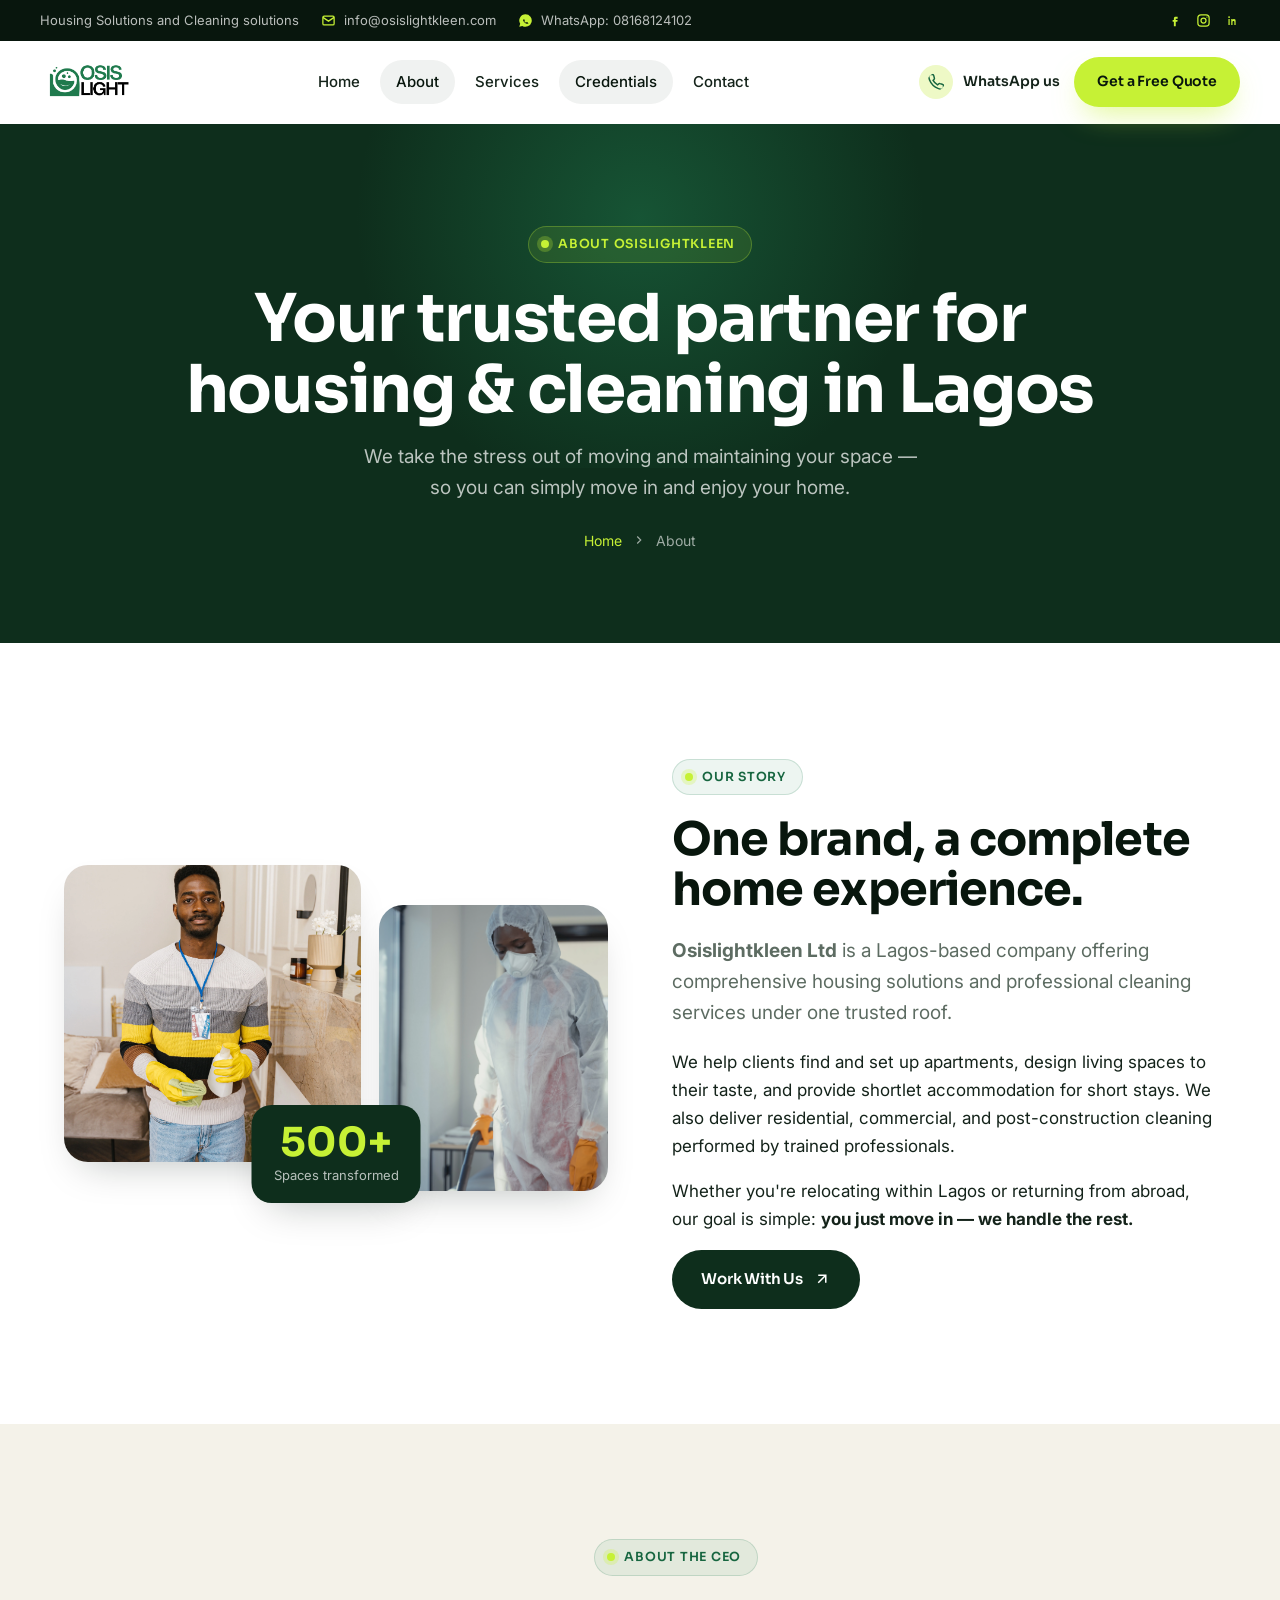
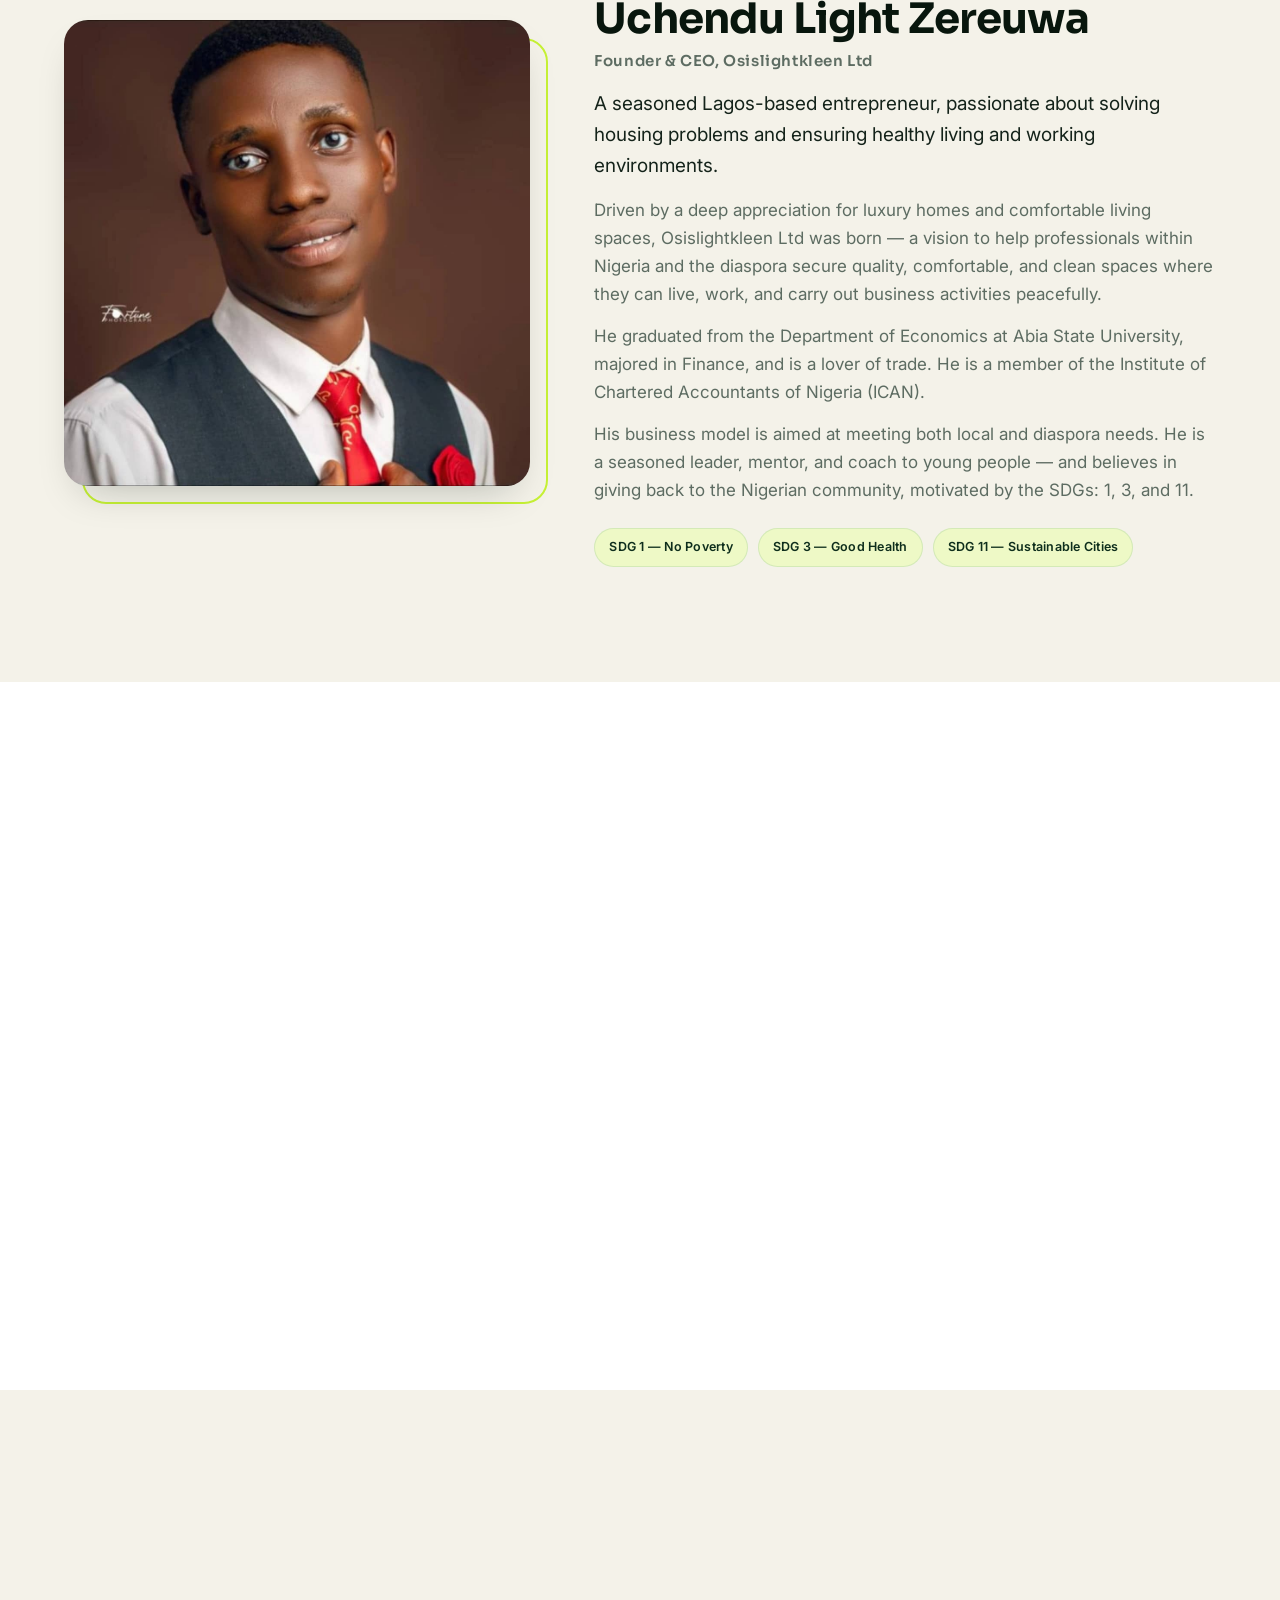
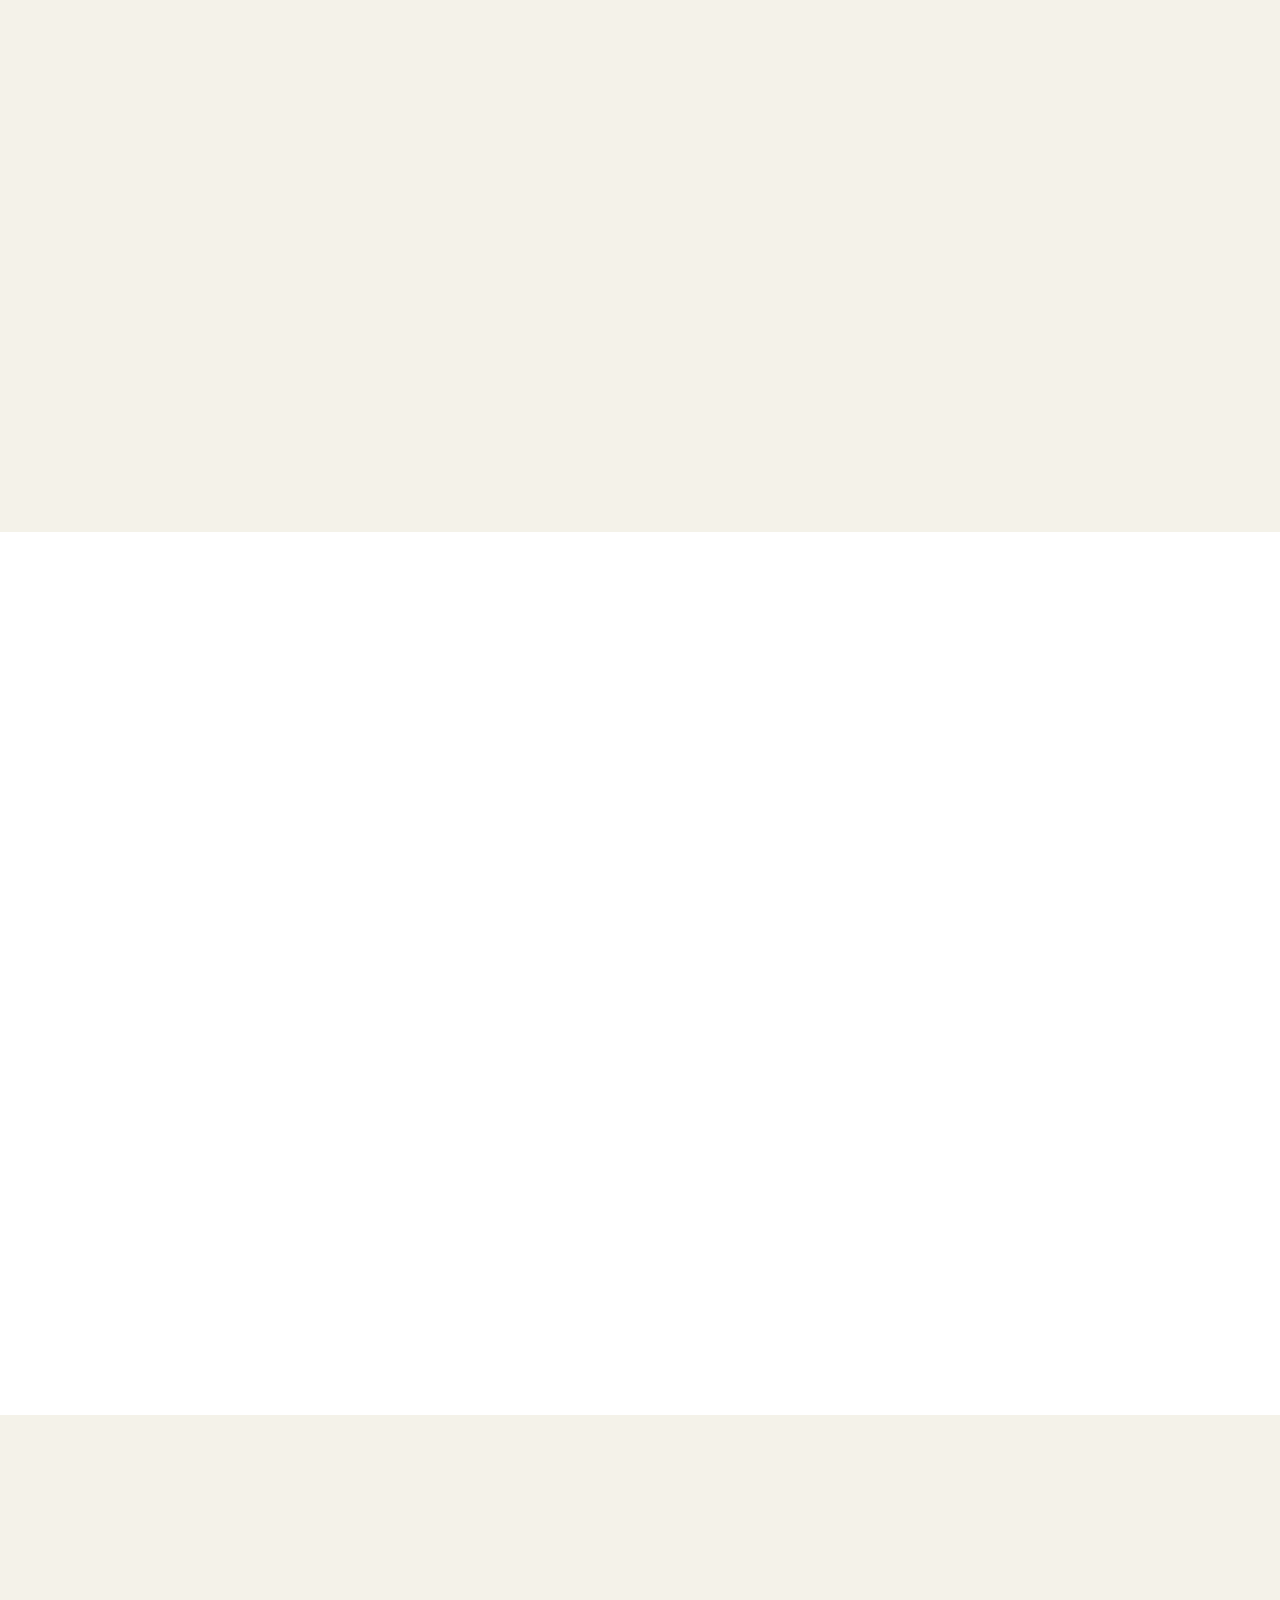
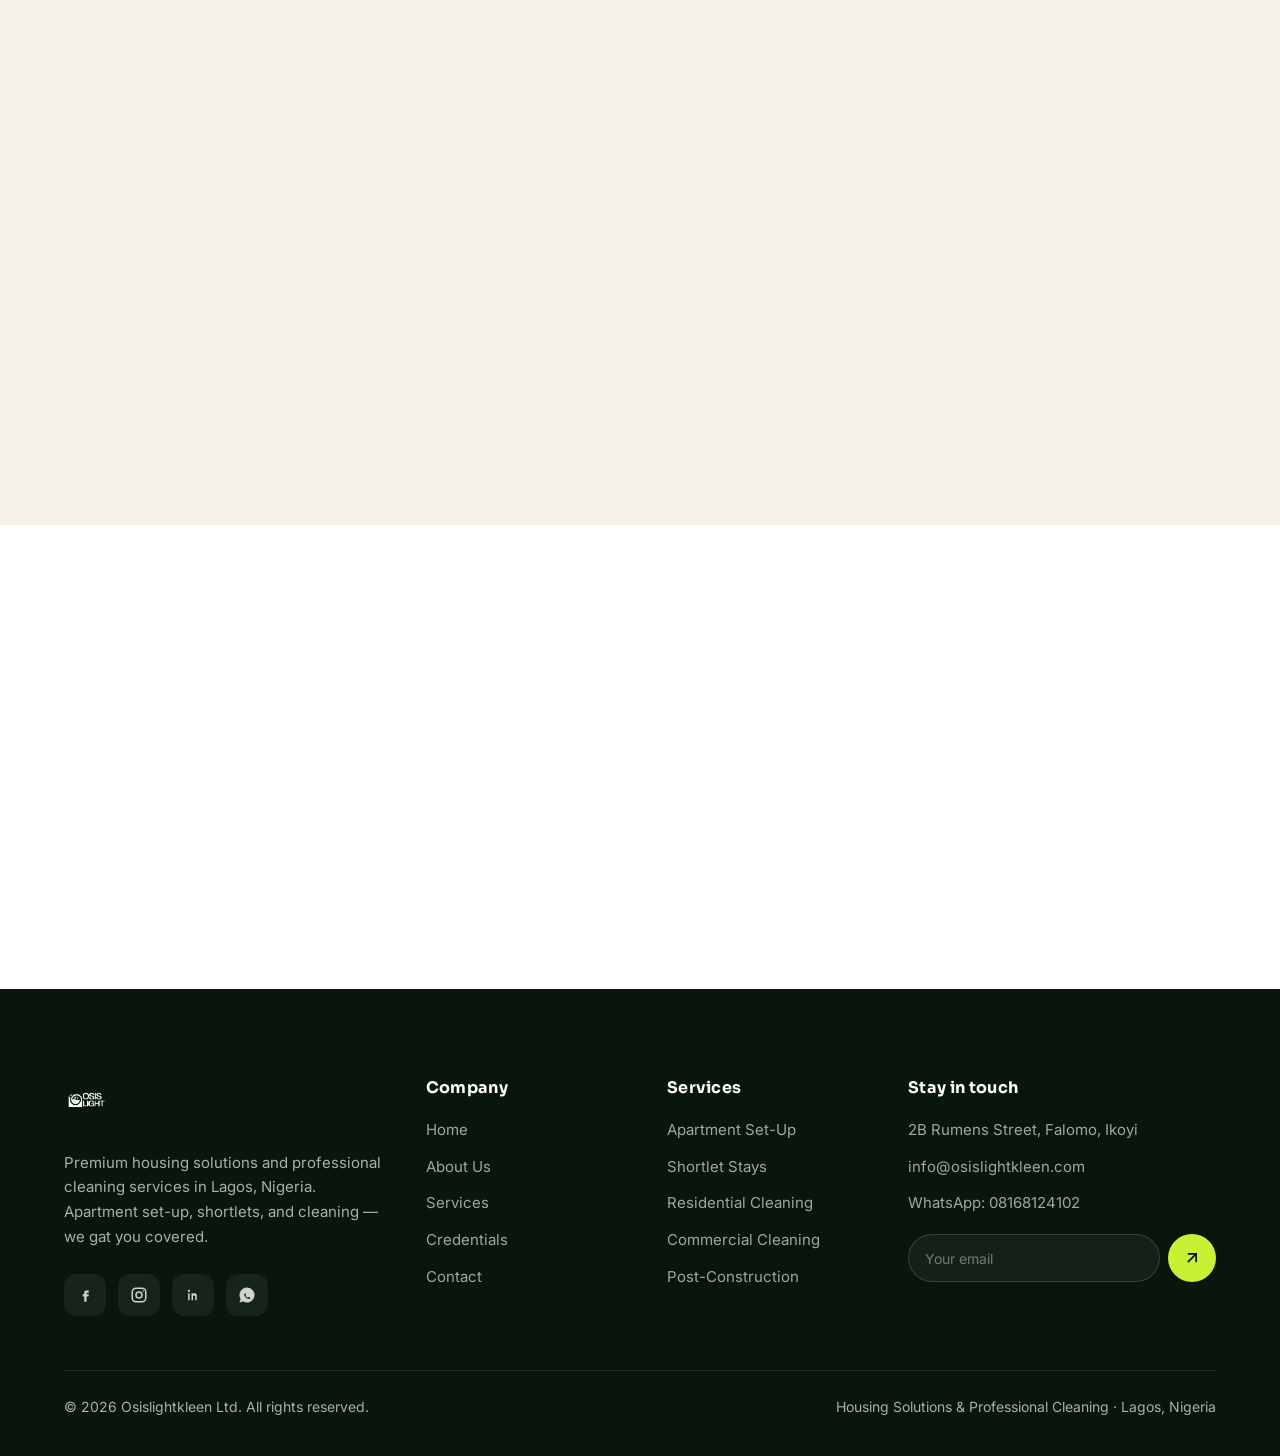
<file: about.html>
<!DOCTYPE html>
<html lang="en">
<head>
	<meta charset="utf-8">
	<meta http-equiv="X-UA-Compatible" content="IE=edge">
	<meta name="viewport" content="width=device-width, initial-scale=1">
	<title>About Us | Osislightkleen Ltd — Housing &amp; Cleaning in Lagos</title>
	<meta name="description" content="Learn about Osislightkleen Ltd and CEO Uchendu Light Zereuwa — a Lagos-based company for premium apartment set-up, shortlet accommodation, and professional cleaning.">
	<meta name="keywords" content="About Osislightkleen, Uchendu Light Zereuwa, CEO Osislightkleen, housing solutions Lagos, professional cleaning Nigeria">
	<meta name="author" content="Osislightkleen Ltd">
	<meta name="robots" content="index, follow">
	<link rel="canonical" href="https://www.osislight.com/about.html">
	<meta name="theme-color" content="#0E2E1C">
	<meta name="msapplication-TileColor" content="#0E2E1C">
	<link rel="apple-touch-icon" sizes="180x180" href="assets/images/apple-touch-icon.png">
	<link rel="icon" type="image/png" sizes="32x32" href="assets/images/favicon-32x32.png">
	<link rel="icon" type="image/png" sizes="16x16" href="assets/images/favicon-16x16.png">
	<link rel="shortcut icon" href="assets/images/favicon.ico">
	<link rel="manifest" href="assets/images/site.webmanifest">
	<meta property="og:type" content="website">
	<meta property="og:site_name" content="Osislightkleen">
	<meta property="og:locale" content="en_NG">
	<meta property="og:url" content="https://www.osislight.com/about.html">
	<meta property="og:title" content="About Us | Osislightkleen Ltd — Housing &amp; Cleaning in Lagos">
	<meta property="og:description" content="Meet Osislightkleen Ltd and CEO Uchendu Light Zereuwa — premium housing solutions and professional cleaning in Lagos.">
	<meta property="og:image" content="https://www.osislight.com/assets/images/ceo.jpeg">
	<meta name="twitter:card" content="summary_large_image">
	<meta name="twitter:title" content="About Us | Osislightkleen Ltd">
	<meta name="twitter:description" content="Meet Osislightkleen Ltd and CEO Uchendu Light Zereuwa — premium housing solutions and professional cleaning in Lagos.">
	<meta name="twitter:image" content="https://www.osislight.com/assets/images/ceo.jpeg">
	<link rel="preconnect" href="https://fonts.googleapis.com">
	<link rel="preconnect" href="https://fonts.gstatic.com" crossorigin>
	<link href="https://fonts.googleapis.com/css2?family=Sora:wght@400;500;600;700;800&family=Inter:wght@400;500;600&display=swap" rel="stylesheet">
	<link href="assets/css/osislightkleen.css" rel="stylesheet">
	<script type="application/ld+json">
	{
		"@context": "https://schema.org",
		"@type": "AboutPage",
		"name": "About Osislightkleen Ltd",
		"url": "https://www.osislight.com/about.html",
		"description": "Learn about Osislightkleen Ltd and CEO Uchendu Light Zereuwa — housing solutions and professional cleaning in Lagos.",
		"mainEntity": {
			"@type": "Organization",
			"name": "Osislightkleen Ltd",
			"alternateName": ["Osislightkleen", "Osis Light Kleen", "Osis Light"],
			"url": "https://www.osislight.com/",
			"founder": {
				"@type": "Person",
				"name": "Uchendu Light Zereuwa",
				"jobTitle": "Founder & CEO",
				"image": "https://www.osislight.com/assets/images/ceo.jpeg",
				"alumniOf": {
					"@type": "CollegeOrUniversity",
					"name": "Abia State University"
				},
				"memberOf": {
					"@type": "Organization",
					"name": "Institute of Chartered Accountants of Nigeria"
				}
			}
		}
	}
	</script>
</head>
<body class="olk-body">

	<div class="olk-preloader" aria-hidden="true">
		<div class="olk-preloader__spinner"></div>
	</div>

	<div class="olk-topbar">
		<div class="container olk-topbar__inner">
			<div class="olk-topbar__left">
				<span>Housing Solutions and Cleaning solutions</span>
				<a href="mailto:info@osislightkleen.com"><svg viewBox="0 0 24 24" fill="none" stroke="currentColor" stroke-width="2"><rect x="3" y="5" width="18" height="14" rx="2"/><path d="m3 7 9 6 9-6"/></svg><span class="olk-topbar__email">info@osislightkleen.com</span></a>
				<a href="https://wa.me/2348168124102" target="_blank" rel="noopener noreferrer"><svg viewBox="0 0 24 24" fill="currentColor"><path d="M12 2a10 10 0 0 0-8.5 15.2L2 22l4.9-1.4A10 10 0 1 0 12 2Zm5 14c-.2.6-1.2 1.1-1.7 1.2-.5.1-1 .1-1.7-.1-1.6-.6-3.3-1.9-4.5-3.6-.5-.6-.9-1.4-.9-2.1s.4-1 .6-1.2c.2-.2.4-.2.5-.2h.4c.1 0 .3 0 .5.4l.6 1.5c0 .2 0 .3-.1.4l-.3.4c-.1.1-.2.3-.1.5.3.5.7 1 1.2 1.4.5.4 1 .6 1.3.7.2.1.4.1.5-.1l.5-.6c.1-.2.3-.1.4-.1l1.4.7c.2.1.3.2.4.3v.6Z"/></svg><span class="olk-topbar__wa-full">WhatsApp: 08168124102</span><span class="olk-topbar__wa-short">08168124102</span></a>
			</div>
			<div class="olk-topbar__socials">
				<a href="#" aria-label="Facebook"><svg viewBox="0 0 24 24" fill="currentColor"><path d="M14 9h3V6h-3c-2 0-3 1-3 3v2H9v3h2v7h3v-7h2.5l.5-3H14V9.5c0-.3.2-.5.5-.5H14Z"/></svg></a>
				<a href="#" aria-label="Instagram"><svg viewBox="0 0 24 24" fill="none" stroke="currentColor" stroke-width="2"><rect x="3" y="3" width="18" height="18" rx="5"/><circle cx="12" cy="12" r="4"/><circle cx="17.5" cy="6.5" r="1" fill="currentColor" stroke="none"/></svg></a>
				<a href="#" aria-label="LinkedIn"><svg viewBox="0 0 24 24" fill="currentColor"><path d="M6.5 8A1.5 1.5 0 1 0 5 6.5 1.5 1.5 0 0 0 6.5 8ZM5.5 9.5h2V19h-2ZM10 9.5h2v1.3a2.7 2.7 0 0 1 2.4-1.3c2 0 2.6 1.3 2.6 3.3V19h-2v-4.5c0-1.1-.4-1.8-1.4-1.8s-1.6.7-1.6 1.8V19h-2Z"/></svg></a>
			</div>
		</div>
	</div>

	<header class="olk-header">
		<div class="container olk-header__inner">
			<a href="index.html" class="site-logo">
				<img src="assets/images/osis-logo.png" alt="Osislightkleen" class="site-logo__img">
			</a>
			<nav>
				<ul class="olk-nav">
					<li><a href="index.html">Home</a></li>
					<li><a href="about.html">About</a></li>
					<li><a href="services.html">Services</a></li>
					<li><a href="about.html#credentials">Credentials</a></li>
					<li><a href="contact.html">Contact</a></li>
				</ul>
			</nav>
			<div class="olk-header__actions">
				<a href="https://wa.me/2348168124102" target="_blank" rel="noopener noreferrer" class="olk-header__phone">
					<svg viewBox="0 0 24 24" fill="none" stroke="currentColor" stroke-width="2"><path d="M22 16.9v3a2 2 0 0 1-2.2 2 19.8 19.8 0 0 1-8.6-3 19.5 19.5 0 0 1-6-6 19.8 19.8 0 0 1-3-8.6A2 2 0 0 1 4.1 2h3a2 2 0 0 1 2 1.7c.1 1 .4 1.9.7 2.8a2 2 0 0 1-.5 2.1L8.1 9.9a16 16 0 0 0 6 6l1.3-1.3a2 2 0 0 1 2.1-.4c.9.3 1.8.6 2.8.7a2 2 0 0 1 1.7 2Z"/></svg>
					WhatsApp us
				</a>
				<a href="contact.html" class="olk-btn olk-btn--primary olk-btn--sm">Get a Free Quote</a>
				<button class="olk-menu-toggle" type="button" aria-label="Open menu">
					<svg viewBox="0 0 24 24" fill="none" stroke="currentColor" stroke-width="2"><path d="M4 7h16M4 12h16M4 17h16"/></svg>
				</button>
			</div>
		</div>
	</header>

	<div class="olk-backdrop"></div>
	<aside class="olk-drawer">
		<div class="olk-drawer__head">
			<a href="index.html" class="site-logo"><img src="assets/images/logo-white.png" alt="Osislightkleen" class="site-logo__img"></a>
			<button class="olk-drawer__close" aria-label="Close menu"><svg viewBox="0 0 24 24" fill="none" stroke="currentColor" stroke-width="2"><path d="M6 6l12 12M18 6 6 18"/></svg></button>
		</div>
		<nav>
			<a href="index.html">Home</a>
			<a href="about.html">About</a>
			<a href="services.html">Services</a>
			<a href="about.html#credentials">Credentials</a>
			<a href="contact.html">Contact</a>
		</nav>
		<a href="contact.html" class="olk-btn olk-btn--primary">Get a Free Quote</a>
		<div class="olk-drawer__contact">
			2B Rumens Street, Falomo, Ikoyi<br>
			<a href="mailto:info@osislightkleen.com">info@osislightkleen.com</a>
		</div>
	</aside>

	<!-- Page hero -->
	<section class="olk-page-hero">
		<div class="container olk-page-hero__inner">
			<span class="olk-eyebrow olk-eyebrow--light reveal">About Osislightkleen</span>
			<h1 class="reveal" data-delay="1">Your trusted partner for housing &amp; cleaning in Lagos</h1>
			<p class="reveal" data-delay="2">We take the stress out of moving and maintaining your space — so you can simply move in and enjoy your home.</p>
			<div class="olk-breadcrumb reveal" data-delay="3">
				<a href="index.html">Home</a>
				<svg viewBox="0 0 24 24" fill="none" stroke="currentColor" stroke-width="2"><path d="m9 6 6 6-6 6"/></svg>
				<span>About</span>
			</div>
		</div>
	</section>

	<!-- Story / about -->
	<section class="olk-section">
		<div class="container">
			<div class="olk-about">
				<div class="olk-about__media reveal">
					<div class="olk-about__stack">
						<img class="img-a" src="assets/images/pexels-ai25studioai-7345430.webp" alt="Osislightkleen furnished space">
						<img class="img-b" src="assets/images/pexels-tima-miroshnichenko-6195954.webp" alt="Cleaning professional at work">
					</div>
					<div class="olk-about__badge">
						<b>500+</b>
						<span>Spaces transformed</span>
					</div>
				</div>
				<div class="olk-about__text reveal" data-delay="2">
					<span class="olk-eyebrow">Our Story</span>
					<h2>One brand, a complete home experience.</h2>
					<p class="olk-lead"><strong>Osislightkleen Ltd</strong> is a Lagos-based company offering comprehensive housing solutions and professional cleaning services under one trusted roof.</p>
					<p>We help clients find and set up apartments, design living spaces to their taste, and provide shortlet accommodation for short stays. We also deliver residential, commercial, and post-construction cleaning performed by trained professionals.</p>
					<p>Whether you're relocating within Lagos or returning from abroad, our goal is simple: <strong>you just move in — we handle the rest.</strong></p>
					<a href="contact.html" class="olk-btn olk-btn--dark">Work With Us
						<svg viewBox="0 0 24 24" fill="none" stroke="currentColor" stroke-width="2"><path d="M7 17 17 7M7 7h10v10"/></svg>
					</a>
				</div>
			</div>
		</div>
	</section>

	<!-- About the CEO -->
	<section id="ceo" class="olk-section olk-section--surface">
		<div class="container">
			<div class="olk-ceo">
				<div class="olk-ceo__media reveal">
					<img src="assets/images/ceo.jpeg" alt="Uchendu Light Zereuwa, CEO of Osislightkleen Ltd">
					<div class="olk-ceo__frame-accent" aria-hidden="true"></div>
				</div>
				<div class="olk-ceo__text reveal" data-delay="2">
					<span class="olk-eyebrow">About the CEO</span>
					<h2>Uchendu Light Zereuwa</h2>
					<p class="olk-ceo__role">Founder &amp; CEO, Osislightkleen Ltd</p>
					<p class="olk-lead">A seasoned Lagos-based entrepreneur, passionate about solving housing problems and ensuring healthy living and working environments.</p>
					<p>Driven by a deep appreciation for luxury homes and comfortable living spaces, Osislightkleen Ltd was born — a vision to help professionals within Nigeria and the diaspora secure quality, comfortable, and clean spaces where they can live, work, and carry out business activities peacefully.</p>
					<p>He graduated from the Department of Economics at Abia State University, majored in Finance, and is a lover of trade. He is a member of the Institute of Chartered Accountants of Nigeria (ICAN).</p>
					<p>His business model is aimed at meeting both local and diaspora needs. He is a seasoned leader, mentor, and coach to young people — and believes in giving back to the Nigerian community, motivated by the SDGs: 1, 3, and 11.</p>
					<div class="olk-ceo__tags">
						<span>SDG 1 — No Poverty</span>
						<span>SDG 3 — Good Health</span>
						<span>SDG 11 — Sustainable Cities</span>
					</div>
				</div>
			</div>
		</div>
	</section>

	<!-- Mission / vision -->
	<section class="olk-section">
		<div class="container">
			<div class="olk-mission">
				<div class="olk-mission__card reveal">
					<span class="olk-eyebrow">Our Mission</span>
					<h3>Making relocation in Lagos effortless</h3>
					<p>Our mission is to take the stress out of moving and maintaining your space. We help clients secure apartments, design interiors to their taste, provide shortlet accommodation, and deliver professional cleaning — all under one trusted brand.</p>
					<p>Whether you're relocating within Lagos or arriving from abroad, we believe you should simply move in and enjoy your home.</p>
				</div>
				<div class="olk-mission__card olk-mission__card--dark reveal" data-delay="2">
					<span class="olk-eyebrow olk-eyebrow--light">Our Vision</span>
					<h3>Lagos's trusted housing &amp; cleaning partner</h3>
					<p>To be the go-to company in Lagos for housing solutions and professional cleaning — known for reliability, quality, and a client-first approach.</p>
					<p>From shortlet stays for business and leisure to post-construction deep cleans, we aim to exceed expectations every time.</p>
				</div>
			</div>
		</div>
	</section>

	<!-- Pillars -->
	<section class="olk-section olk-section--surface">
		<div class="container">
			<div class="olk-section__header reveal">
				<span class="olk-eyebrow">What We Do</span>
				<h2>Built around your lifestyle</h2>
				<p>Three pillars that define how we serve every client.</p>
			</div>
			<div class="olk-pillars">
				<div class="olk-pillar reveal">
					<span class="ico"><svg viewBox="0 0 24 24" fill="none" stroke="currentColor" stroke-width="1.8"><path d="M3 21h18M5 21V7l7-4 7 4v14M9 21v-6h6v6"/></svg></span>
					<h4>Housing Solutions</h4>
					<p>Apartment set-up with custom interior décor, plus shortlet services for vacations, relaxation, and business meetings.</p>
				</div>
				<div class="olk-pillar reveal" data-delay="1">
					<span class="ico"><svg viewBox="0 0 24 24" fill="none" stroke="currentColor" stroke-width="1.8"><path d="M12 2 9.5 8.5 3 11l6.5 2.5L12 20l2.5-6.5L21 11l-6.5-2.5Z"/></svg></span>
					<h4>Professional Cleaning</h4>
					<p>Residential, commercial, and post-construction cleaning performed by trained, vetted professionals.</p>
				</div>
				<div class="olk-pillar reveal" data-delay="2">
					<span class="ico"><svg viewBox="0 0 24 24" fill="none" stroke="currentColor" stroke-width="1.8"><path d="M12 21s-7-4.5-7-10a4 4 0 0 1 7-2.6A4 4 0 0 1 19 11c0 5.5-7 10-7 10Z"/></svg></span>
					<h4>Client-Focused Service</h4>
					<p>Every project is tailored to your preferences. We listen, deliver, and make sure you're completely satisfied.</p>
				</div>
			</div>
		</div>
	</section>

	<!-- Values / why -->
	<section class="olk-section">
		<div class="container">
			<div class="olk-split">
				<div class="reveal">
					<span class="olk-eyebrow">Our Values</span>
					<h2>Why clients keep coming back</h2>
					<p class="olk-lead">We're not just a service — we're a partner you can rely on for the long haul.</p>
					<div class="olk-feature-list">
						<div class="olk-feature-list__item">
							<span class="ico"><svg viewBox="0 0 24 24" fill="none" stroke="currentColor" stroke-width="1.8"><path d="M12 3l8 4v5c0 5-3.5 8-8 9-4.5-1-8-4-8-9V7Z"/><path d="M9 12l2 2 4-4"/></svg></span>
							<div><h4>Reliability</h4><p>We show up, we deliver, and we do what we say — every time.</p></div>
						</div>
						<div class="olk-feature-list__item">
							<span class="ico"><svg viewBox="0 0 24 24" fill="none" stroke="currentColor" stroke-width="1.8"><path d="M12 2 9.5 8.5 3 11l6.5 2.5L12 20l2.5-6.5L21 11l-6.5-2.5Z"/></svg></span>
							<div><h4>Quality</h4><p>A premium, detail-obsessed finish across housing and cleaning.</p></div>
						</div>
						<div class="olk-feature-list__item">
							<span class="ico"><svg viewBox="0 0 24 24" fill="none" stroke="currentColor" stroke-width="1.8"><path d="M17 21v-2a4 4 0 0 0-4-4H5a4 4 0 0 0-4 4v2M9 11a4 4 0 1 0 0-8 4 4 0 0 0 0 8ZM23 21v-2a4 4 0 0 0-3-3.9M16 3.1a4 4 0 0 1 0 7.8"/></svg></span>
							<div><h4>Client-first</h4><p>Your preferences lead every decision we make on your project.</p></div>
						</div>
					</div>
				</div>
				<div class="olk-split__media reveal" data-delay="2">
					<img src="assets/images/pexels-karola-g-4239127.jpg" alt="Osislightkleen at work">
				</div>
			</div>
		</div>
	</section>

	<!-- Credentials -->
	<section id="credentials" class="olk-section olk-section--surface">
		<div class="container">
			<div class="olk-section__header reveal">
				<span class="olk-eyebrow">Credentials</span>
				<h2>Registered &amp; verified</h2>
				<p>Osislightkleen Ltd is a duly registered company. Download our official documents below.</p>
			</div>
			<div class="olk-credentials">
				<div class="olk-credential reveal">
					<span class="ico"><svg viewBox="0 0 24 24" fill="none" stroke="currentColor" stroke-width="1.8"><circle cx="12" cy="9" r="6"/><path d="m8.5 13.5-1.5 8 5-3 5 3-1.5-8"/></svg></span>
					<div>
						<h4>Certificate of Incorporation</h4>
						<p>Official company registration certificate for Osislightkleen Ltd.</p>
						<a href="assets/documents/certificate-osislightkleen-ltd.pdf" class="olk-btn olk-btn--dark olk-btn--sm" download>Download PDF
							<svg viewBox="0 0 24 24" fill="none" stroke="currentColor" stroke-width="2"><path d="M12 3v12m0 0 4-4m-4 4-4-4M5 21h14"/></svg>
						</a>
					</div>
				</div>
				<div class="olk-credential reveal" data-delay="1">
					<span class="ico"><svg viewBox="0 0 24 24" fill="none" stroke="currentColor" stroke-width="1.8"><path d="M14 2H6a2 2 0 0 0-2 2v16a2 2 0 0 0 2 2h12a2 2 0 0 0 2-2V8Z"/><path d="M14 2v6h6M8 13h8M8 17h5"/></svg></span>
					<div>
						<h4>MEMART</h4>
						<p>Memorandum and Articles of Association for Osislightkleen Ltd.</p>
						<a href="assets/documents/mermat-osislightkleen-ltd.pdf" class="olk-btn olk-btn--dark olk-btn--sm" download>Download PDF
							<svg viewBox="0 0 24 24" fill="none" stroke="currentColor" stroke-width="2"><path d="M12 3v12m0 0 4-4m-4 4-4-4M5 21h14"/></svg>
						</a>
					</div>
				</div>
			</div>
		</div>
	</section>

	<!-- CTA -->
	<section class="olk-section olk-section--tight">
		<div class="container">
			<div class="olk-cta reveal">
				<div class="olk-cta__text">
					<h2>Let's build your perfect space</h2>
					<p>From move-in ready apartments to spotless offices — tell us what you need and we'll handle the rest.</p>
				</div>
				<div class="olk-cta__actions">
					<a href="contact.html" class="olk-btn olk-btn--primary">Get in Touch
						<svg viewBox="0 0 24 24" fill="none" stroke="currentColor" stroke-width="2"><path d="M7 17 17 7M7 7h10v10"/></svg>
					</a>
				</div>
			</div>
		</div>
	</section>

	<footer class="olk-footer">
		<div class="container">
			<div class="olk-footer__grid">
				<div class="olk-footer__brand">
					<a href="index.html" class="site-logo">
						<img src="assets/images/logo-white.png" alt="Osislightkleen" class="site-logo__img">
					</a>
					<p>Premium housing solutions and professional cleaning services in Lagos, Nigeria. Apartment set-up, shortlets, and cleaning — we gat you covered.</p>
					<div class="olk-footer__socials">
						<a href="#" aria-label="Facebook"><svg viewBox="0 0 24 24" fill="currentColor"><path d="M14 9h3V6h-3c-2 0-3 1-3 3v2H9v3h2v7h3v-7h2.5l.5-3H14V9.5c0-.3.2-.5.5-.5H14Z"/></svg></a>
						<a href="#" aria-label="Instagram"><svg viewBox="0 0 24 24" fill="none" stroke="currentColor" stroke-width="2"><rect x="3" y="3" width="18" height="18" rx="5"/><circle cx="12" cy="12" r="4"/><circle cx="17.5" cy="6.5" r="1" fill="currentColor" stroke="none"/></svg></a>
						<a href="#" aria-label="LinkedIn"><svg viewBox="0 0 24 24" fill="currentColor"><path d="M6.5 8A1.5 1.5 0 1 0 5 6.5 1.5 1.5 0 0 0 6.5 8ZM5.5 9.5h2V19h-2ZM10 9.5h2v1.3a2.7 2.7 0 0 1 2.4-1.3c2 0 2.6 1.3 2.6 3.3V19h-2v-4.5c0-1.1-.4-1.8-1.4-1.8s-1.6.7-1.6 1.8V19h-2Z"/></svg></a>
						<a href="#" aria-label="WhatsApp"><svg viewBox="0 0 24 24" fill="currentColor"><path d="M12 2a10 10 0 0 0-8.5 15.2L2 22l4.9-1.4A10 10 0 1 0 12 2Zm5 14c-.2.6-1.2 1.1-1.7 1.2-.5.1-1 .1-1.7-.1-1.6-.6-3.3-1.9-4.5-3.6-.5-.6-.9-1.4-.9-2.1s.4-1 .6-1.2c.2-.2.4-.2.5-.2h.4c.1 0 .3 0 .5.4l.6 1.5c0 .2 0 .3-.1.4l-.3.4c-.1.1-.2.3-.1.5.3.5.7 1 1.2 1.4.5.4 1 .6 1.3.7.2.1.4.1.5-.1l.5-.6c.1-.2.3-.1.4-.1l1.4.7c.2.1.3.2.4.3v.6Z"/></svg></a>
					</div>
				</div>
				<div>
					<h4>Company</h4>
					<ul>
						<li><a href="index.html">Home</a></li>
						<li><a href="about.html">About Us</a></li>
						<li><a href="services.html">Services</a></li>
						<li><a href="about.html#credentials">Credentials</a></li>
						<li><a href="contact.html">Contact</a></li>
					</ul>
				</div>
				<div>
					<h4>Services</h4>
					<ul>
						<li><a href="services.html">Apartment Set-Up</a></li>
						<li><a href="services.html">Shortlet Stays</a></li>
						<li><a href="services.html">Residential Cleaning</a></li>
						<li><a href="services.html">Commercial Cleaning</a></li>
						<li><a href="services.html">Post-Construction</a></li>
					</ul>
				</div>
				<div>
					<h4>Stay in touch</h4>
					<ul>
						<li>2B Rumens Street, Falomo, Ikoyi</li>
						<li><a href="mailto:info@osislightkleen.com">info@osislightkleen.com</a></li>
						<li><a href="https://wa.me/2348168124102" target="_blank" rel="noopener noreferrer">WhatsApp: 08168124102</a></li>
					</ul>
					<form class="olk-newsletter">
						<input type="email" placeholder="Your email" aria-label="Email" required>
						<button type="submit" aria-label="Subscribe"><svg viewBox="0 0 24 24" fill="none" stroke="currentColor" stroke-width="2"><path d="M7 17 17 7M7 7h10v10"/></svg></button>
					</form>
				</div>
			</div>
			<div class="olk-footer__bottom">
				<p>&copy; <span data-year>2026</span> Osislightkleen Ltd. All rights reserved.</p>
				<p>Housing Solutions &amp; Professional Cleaning · Lagos, Nigeria</p>
			</div>
		</div>
	</footer>

	<button class="olk-totop" aria-label="Back to top"><svg viewBox="0 0 24 24" fill="none" stroke="currentColor" stroke-width="2"><path d="M12 19V5M5 12l7-7 7 7"/></svg></button>

	<script src="assets/js/osislightkleen.js"></script>
</body>
</html>
</file>
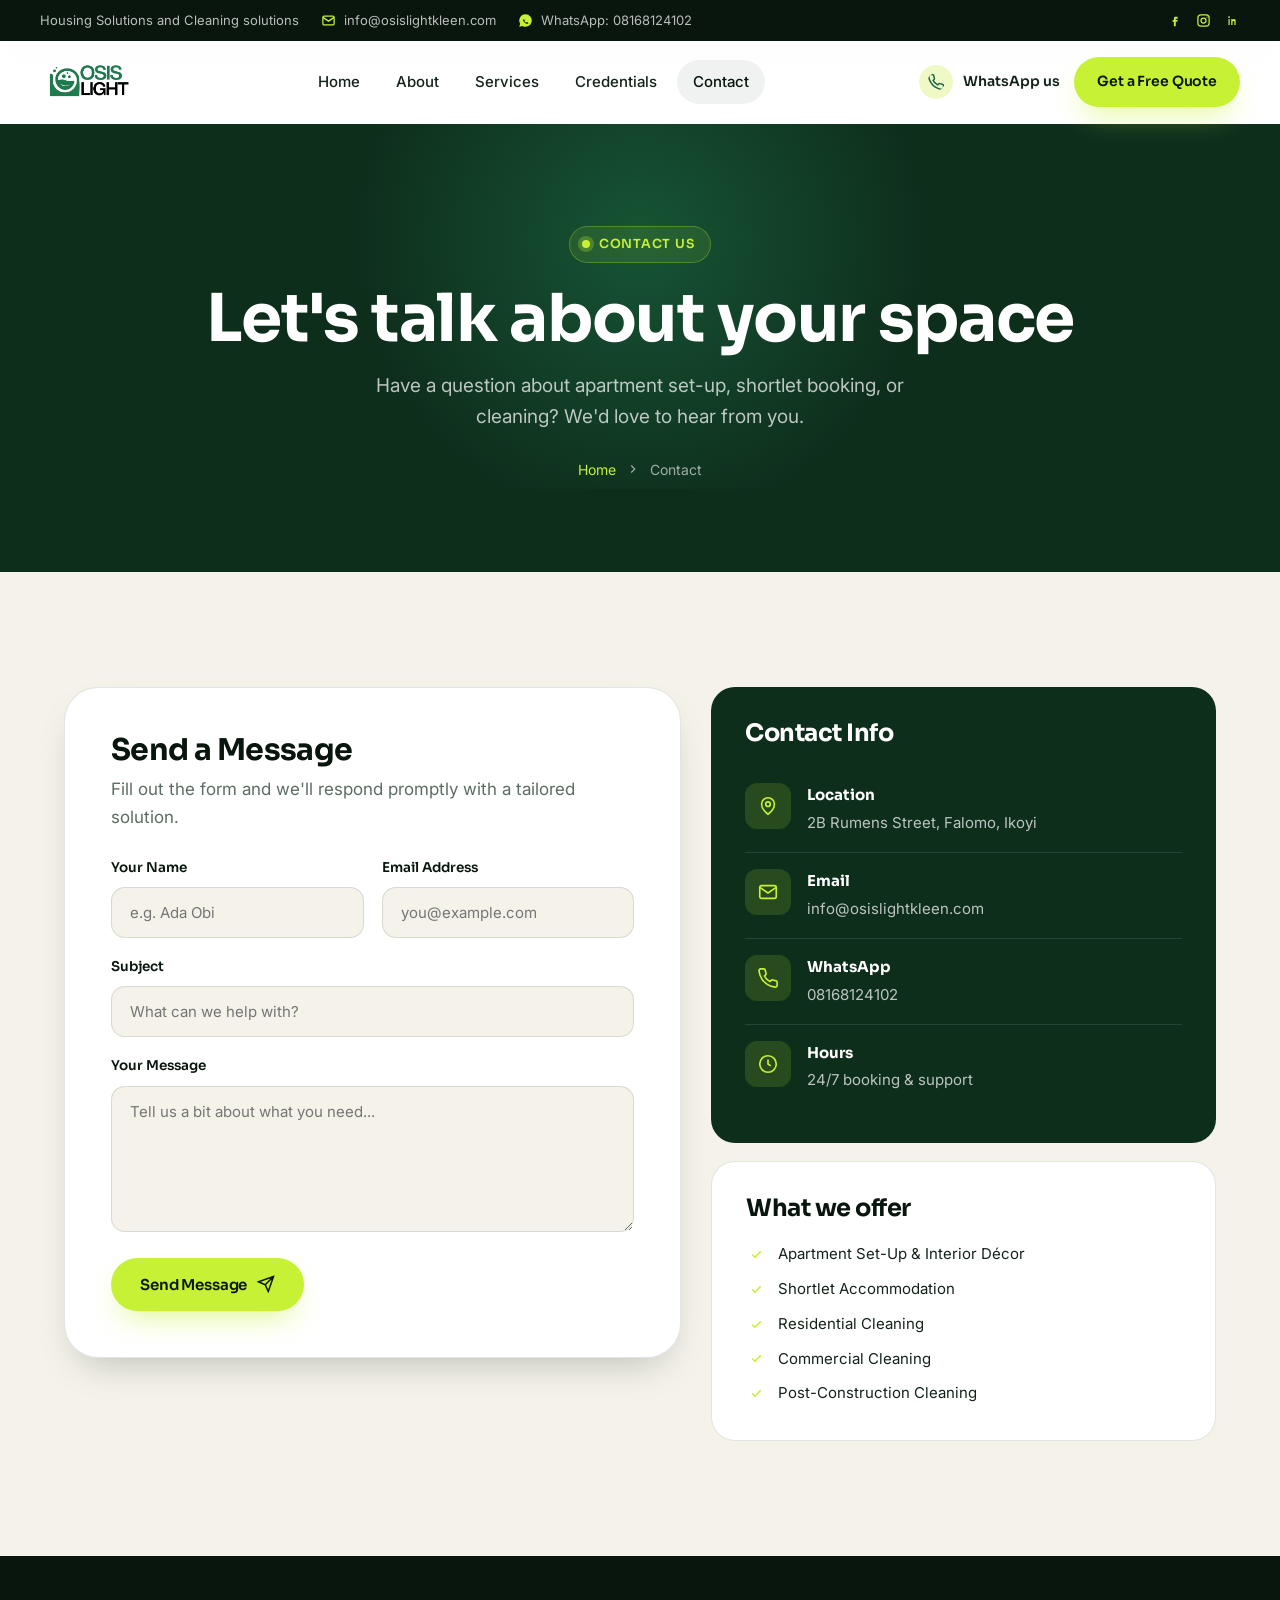
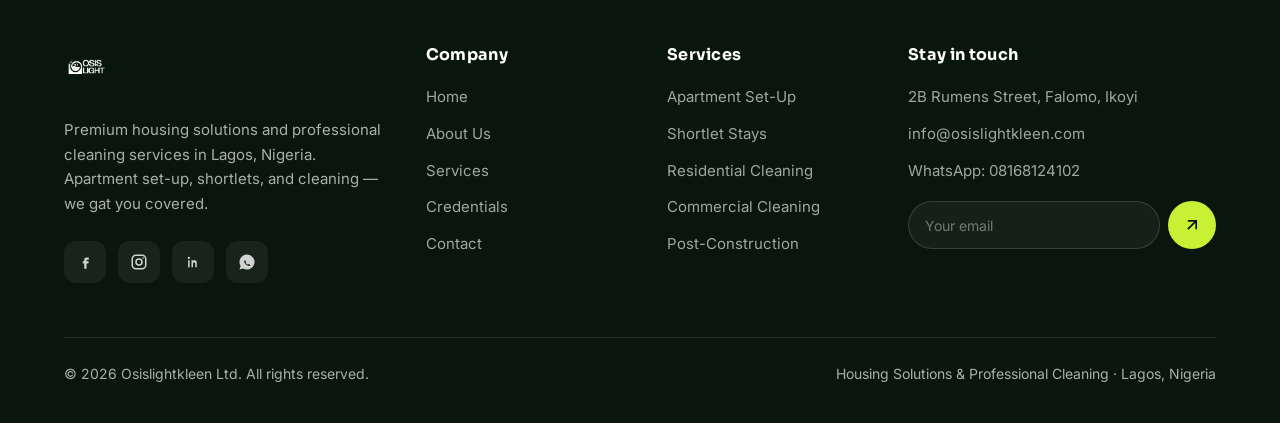
<file: contact.html>
<!DOCTYPE html>
<html lang="en">
<head>
	<meta charset="utf-8">
	<meta http-equiv="X-UA-Compatible" content="IE=edge">
	<meta name="viewport" content="width=device-width, initial-scale=1">
	<title>Contact Us | Osislightkleen Ltd — Lagos Housing &amp; Cleaning</title>
	<meta name="description" content="Get in touch with Osislightkleen Ltd for apartment set-up, shortlet booking, and professional cleaning services in Lagos, Nigeria.">
	<meta name="keywords" content="contact Osislightkleen, book cleaning Lagos, shortlet booking Lagos, apartment set-up quote, WhatsApp cleaning Lagos">
	<meta name="author" content="Osislightkleen Ltd">
	<meta name="robots" content="index, follow">
	<link rel="canonical" href="https://www.osislight.com/contact.html">
	<meta name="theme-color" content="#0E2E1C">
	<meta name="msapplication-TileColor" content="#0E2E1C">
	<link rel="apple-touch-icon" sizes="180x180" href="assets/images/apple-touch-icon.png">
	<link rel="icon" type="image/png" sizes="32x32" href="assets/images/favicon-32x32.png">
	<link rel="icon" type="image/png" sizes="16x16" href="assets/images/favicon-16x16.png">
	<link rel="shortcut icon" href="assets/images/favicon.ico">
	<link rel="manifest" href="assets/images/site.webmanifest">
	<meta property="og:type" content="website">
	<meta property="og:site_name" content="Osislightkleen">
	<meta property="og:locale" content="en_NG">
	<meta property="og:url" content="https://www.osislight.com/contact.html">
	<meta property="og:title" content="Contact Us | Osislightkleen Ltd — Lagos Housing &amp; Cleaning">
	<meta property="og:description" content="Book a consultation or get a free quote for housing solutions and professional cleaning in Lagos.">
	<meta property="og:image" content="https://www.osislight.com/assets/images/osis-logo.png">
	<meta name="twitter:card" content="summary_large_image">
	<meta name="twitter:title" content="Contact Us | Osislightkleen Ltd">
	<meta name="twitter:description" content="Book a consultation or get a free quote for housing solutions and professional cleaning in Lagos.">
	<meta name="twitter:image" content="https://www.osislight.com/assets/images/osis-logo.png">
	<link rel="preconnect" href="https://fonts.googleapis.com">
	<link rel="preconnect" href="https://fonts.gstatic.com" crossorigin>
	<link href="https://fonts.googleapis.com/css2?family=Sora:wght@400;500;600;700;800&family=Inter:wght@400;500;600&display=swap" rel="stylesheet">
	<link href="assets/css/osislightkleen.css" rel="stylesheet">
	<script type="application/ld+json">
	{
		"@context": "https://schema.org",
		"@type": "ContactPage",
		"name": "Contact Osislightkleen Ltd",
		"url": "https://www.osislight.com/contact.html",
		"description": "Contact Osislightkleen Ltd for apartment set-up, shortlets, and professional cleaning in Lagos.",
		"mainEntity": {
			"@type": "LocalBusiness",
			"name": "Osislightkleen Ltd",
			"email": "info@osislightkleen.com",
			"telephone": "+2348168124102",
			"address": {
				"@type": "PostalAddress",
				"streetAddress": "2B Rumens Street, Falomo",
				"addressLocality": "Ikoyi",
				"addressRegion": "Lagos",
				"addressCountry": "NG"
			}
		}
	}
	</script>
</head>
<body class="olk-body">

	<div class="olk-preloader" aria-hidden="true">
		<div class="olk-preloader__spinner"></div>
	</div>

	<div class="olk-topbar">
		<div class="container olk-topbar__inner">
			<div class="olk-topbar__left">
				<span>Housing Solutions and Cleaning solutions</span>
				<a href="mailto:info@osislightkleen.com"><svg viewBox="0 0 24 24" fill="none" stroke="currentColor" stroke-width="2"><rect x="3" y="5" width="18" height="14" rx="2"/><path d="m3 7 9 6 9-6"/></svg><span class="olk-topbar__email">info@osislightkleen.com</span></a>
				<a href="https://wa.me/2348168124102" target="_blank" rel="noopener noreferrer"><svg viewBox="0 0 24 24" fill="currentColor"><path d="M12 2a10 10 0 0 0-8.5 15.2L2 22l4.9-1.4A10 10 0 1 0 12 2Zm5 14c-.2.6-1.2 1.1-1.7 1.2-.5.1-1 .1-1.7-.1-1.6-.6-3.3-1.9-4.5-3.6-.5-.6-.9-1.4-.9-2.1s.4-1 .6-1.2c.2-.2.4-.2.5-.2h.4c.1 0 .3 0 .5.4l.6 1.5c0 .2 0 .3-.1.4l-.3.4c-.1.1-.2.3-.1.5.3.5.7 1 1.2 1.4.5.4 1 .6 1.3.7.2.1.4.1.5-.1l.5-.6c.1-.2.3-.1.4-.1l1.4.7c.2.1.3.2.4.3v.6Z"/></svg><span class="olk-topbar__wa-full">WhatsApp: 08168124102</span><span class="olk-topbar__wa-short">08168124102</span></a>
			</div>
			<div class="olk-topbar__socials">
				<a href="#" aria-label="Facebook"><svg viewBox="0 0 24 24" fill="currentColor"><path d="M14 9h3V6h-3c-2 0-3 1-3 3v2H9v3h2v7h3v-7h2.5l.5-3H14V9.5c0-.3.2-.5.5-.5H14Z"/></svg></a>
				<a href="#" aria-label="Instagram"><svg viewBox="0 0 24 24" fill="none" stroke="currentColor" stroke-width="2"><rect x="3" y="3" width="18" height="18" rx="5"/><circle cx="12" cy="12" r="4"/><circle cx="17.5" cy="6.5" r="1" fill="currentColor" stroke="none"/></svg></a>
				<a href="#" aria-label="LinkedIn"><svg viewBox="0 0 24 24" fill="currentColor"><path d="M6.5 8A1.5 1.5 0 1 0 5 6.5 1.5 1.5 0 0 0 6.5 8ZM5.5 9.5h2V19h-2ZM10 9.5h2v1.3a2.7 2.7 0 0 1 2.4-1.3c2 0 2.6 1.3 2.6 3.3V19h-2v-4.5c0-1.1-.4-1.8-1.4-1.8s-1.6.7-1.6 1.8V19h-2Z"/></svg></a>
			</div>
		</div>
	</div>

	<header class="olk-header">
		<div class="container olk-header__inner">
			<a href="index.html" class="site-logo">
				<img src="assets/images/osis-logo.png" alt="Osislightkleen" class="site-logo__img">
			</a>
			<nav>
				<ul class="olk-nav">
					<li><a href="index.html">Home</a></li>
					<li><a href="about.html">About</a></li>
					<li><a href="services.html">Services</a></li>
					<li><a href="about.html#credentials">Credentials</a></li>
					<li><a href="contact.html">Contact</a></li>
				</ul>
			</nav>
			<div class="olk-header__actions">
				<a href="https://wa.me/2348168124102" target="_blank" rel="noopener noreferrer" class="olk-header__phone">
					<svg viewBox="0 0 24 24" fill="none" stroke="currentColor" stroke-width="2"><path d="M22 16.9v3a2 2 0 0 1-2.2 2 19.8 19.8 0 0 1-8.6-3 19.5 19.5 0 0 1-6-6 19.8 19.8 0 0 1-3-8.6A2 2 0 0 1 4.1 2h3a2 2 0 0 1 2 1.7c.1 1 .4 1.9.7 2.8a2 2 0 0 1-.5 2.1L8.1 9.9a16 16 0 0 0 6 6l1.3-1.3a2 2 0 0 1 2.1-.4c.9.3 1.8.6 2.8.7a2 2 0 0 1 1.7 2Z"/></svg>
					WhatsApp us
				</a>
				<a href="contact.html" class="olk-btn olk-btn--primary olk-btn--sm">Get a Free Quote</a>
				<button class="olk-menu-toggle" type="button" aria-label="Open menu">
					<svg viewBox="0 0 24 24" fill="none" stroke="currentColor" stroke-width="2"><path d="M4 7h16M4 12h16M4 17h16"/></svg>
				</button>
			</div>
		</div>
	</header>

	<div class="olk-backdrop"></div>
	<aside class="olk-drawer">
		<div class="olk-drawer__head">
			<a href="index.html" class="site-logo"><img src="assets/images/logo-white.png" alt="Osislightkleen" class="site-logo__img"></a>
			<button class="olk-drawer__close" aria-label="Close menu"><svg viewBox="0 0 24 24" fill="none" stroke="currentColor" stroke-width="2"><path d="M6 6l12 12M18 6 6 18"/></svg></button>
		</div>
		<nav>
			<a href="index.html">Home</a>
			<a href="about.html">About</a>
			<a href="services.html">Services</a>
			<a href="about.html#credentials">Credentials</a>
			<a href="contact.html">Contact</a>
		</nav>
		<a href="contact.html" class="olk-btn olk-btn--primary">Get a Free Quote</a>
		<div class="olk-drawer__contact">
			2B Rumens Street, Falomo, Ikoyi<br>
			<a href="mailto:info@osislightkleen.com">info@osislightkleen.com</a>
		</div>
	</aside>

	<!-- Page hero -->
	<section class="olk-page-hero">
		<div class="container olk-page-hero__inner">
			<span class="olk-eyebrow olk-eyebrow--light reveal">Contact Us</span>
			<h1 class="reveal" data-delay="1">Let's talk about your space</h1>
			<p class="reveal" data-delay="2">Have a question about apartment set-up, shortlet booking, or cleaning? We'd love to hear from you.</p>
			<div class="olk-breadcrumb reveal" data-delay="3">
				<a href="index.html">Home</a>
				<svg viewBox="0 0 24 24" fill="none" stroke="currentColor" stroke-width="2"><path d="m9 6 6 6-6 6"/></svg>
				<span>Contact</span>
			</div>
		</div>
	</section>

	<section class="olk-section olk-section--surface">
		<div class="container">
			<div class="olk-contact">
				<div class="olk-contact__form reveal">
					<h2>Send a Message</h2>
					<p class="olk-form-intro">Fill out the form and we'll respond promptly with a tailored solution.</p>
					<form class="contact-form" id="contact">
						<div id="success">
							<div role="alert" class="alert">
								<strong>Thank you!</strong> Opening your email app to send the message. We'll get back to you soon.
							</div>
						</div>
						<div class="olk-form-row">
							<div class="olk-field">
								<label for="name">Your Name</label>
								<input type="text" id="name" name="form-name" placeholder="e.g. Ada Obi">
							</div>
							<div class="olk-field">
								<label for="email">Email Address</label>
								<input type="email" id="email" name="form-email" placeholder="you@example.com">
							</div>
						</div>
						<div class="olk-field">
							<label for="sub">Subject</label>
							<input type="text" id="sub" name="form-subject" placeholder="What can we help with?">
						</div>
						<div class="olk-field">
							<label for="message">Your Message</label>
							<textarea id="message" name="form-message" rows="6" placeholder="Tell us a bit about what you need..."></textarea>
						</div>
						<button type="button" id="submit" class="olk-btn olk-btn--primary">Send Message
							<svg viewBox="0 0 24 24" fill="none" stroke="currentColor" stroke-width="2"><path d="M22 2 11 13M22 2l-7 20-4-9-9-4Z"/></svg>
						</button>
					</form>
				</div>
				<div class="olk-contact__info">
					<div class="olk-contact__panel reveal" data-delay="1">
						<h2>Contact Info</h2>
						<div class="olk-contact__item">
							<span class="ico"><svg viewBox="0 0 24 24" fill="none" stroke="currentColor" stroke-width="1.8"><path d="M12 21s-7-5.6-7-11a7 7 0 0 1 14 0c0 5.4-7 11-7 11Z"/><circle cx="12" cy="10" r="2.5"/></svg></span>
							<div><strong>Location</strong><span>2B Rumens Street, Falomo, Ikoyi</span></div>
						</div>
						<div class="olk-contact__item">
							<span class="ico"><svg viewBox="0 0 24 24" fill="none" stroke="currentColor" stroke-width="1.8"><rect x="3" y="5" width="18" height="14" rx="2"/><path d="m3 7 9 6 9-6"/></svg></span>
							<div><strong>Email</strong><a href="mailto:info@osislightkleen.com">info@osislightkleen.com</a></div>
						</div>
						<div class="olk-contact__item">
							<span class="ico"><svg viewBox="0 0 24 24" fill="none" stroke="currentColor" stroke-width="1.8"><path d="M22 16.9v3a2 2 0 0 1-2.2 2 19.8 19.8 0 0 1-8.6-3 19.5 19.5 0 0 1-6-6 19.8 19.8 0 0 1-3-8.6A2 2 0 0 1 4.1 2h3a2 2 0 0 1 2 1.7c.1 1 .4 1.9.7 2.8a2 2 0 0 1-.5 2.1L8.1 9.9a16 16 0 0 0 6 6l1.3-1.3a2 2 0 0 1 2.1-.4c.9.3 1.8.6 2.8.7a2 2 0 0 1 1.7 2Z"/></svg></span>
							<div><strong>WhatsApp</strong><a href="https://wa.me/2348168124102" target="_blank" rel="noopener noreferrer">08168124102</a></div>
						</div>
						<div class="olk-contact__item">
							<span class="ico"><svg viewBox="0 0 24 24" fill="none" stroke="currentColor" stroke-width="1.8"><circle cx="12" cy="12" r="9"/><path d="M12 7v5l3 2"/></svg></span>
							<div><strong>Hours</strong><span>24/7 booking &amp; support</span></div>
						</div>
					</div>
					<div class="olk-contact__panel reveal" data-delay="2" style="background:#fff;color:var(--text);border:1px solid var(--line)">
						<h2 style="color:var(--ink)">What we offer</h2>
						<ul class="olk-service-list" style="margin-top:6px">
							<li style="color:var(--text)">Apartment Set-Up &amp; Interior Décor</li>
							<li style="color:var(--text)">Shortlet Accommodation</li>
							<li style="color:var(--text)">Residential Cleaning</li>
							<li style="color:var(--text)">Commercial Cleaning</li>
							<li style="color:var(--text)">Post-Construction Cleaning</li>
						</ul>
					</div>
				</div>
			</div>
		</div>
	</section>

	<footer class="olk-footer">
		<div class="container">
			<div class="olk-footer__grid">
				<div class="olk-footer__brand">
					<a href="index.html" class="site-logo">
						<img src="assets/images/logo-white.png" alt="Osislightkleen" class="site-logo__img">
					</a>
					<p>Premium housing solutions and professional cleaning services in Lagos, Nigeria. Apartment set-up, shortlets, and cleaning — we gat you covered.</p>
					<div class="olk-footer__socials">
						<a href="#" aria-label="Facebook"><svg viewBox="0 0 24 24" fill="currentColor"><path d="M14 9h3V6h-3c-2 0-3 1-3 3v2H9v3h2v7h3v-7h2.5l.5-3H14V9.5c0-.3.2-.5.5-.5H14Z"/></svg></a>
						<a href="#" aria-label="Instagram"><svg viewBox="0 0 24 24" fill="none" stroke="currentColor" stroke-width="2"><rect x="3" y="3" width="18" height="18" rx="5"/><circle cx="12" cy="12" r="4"/><circle cx="17.5" cy="6.5" r="1" fill="currentColor" stroke="none"/></svg></a>
						<a href="#" aria-label="LinkedIn"><svg viewBox="0 0 24 24" fill="currentColor"><path d="M6.5 8A1.5 1.5 0 1 0 5 6.5 1.5 1.5 0 0 0 6.5 8ZM5.5 9.5h2V19h-2ZM10 9.5h2v1.3a2.7 2.7 0 0 1 2.4-1.3c2 0 2.6 1.3 2.6 3.3V19h-2v-4.5c0-1.1-.4-1.8-1.4-1.8s-1.6.7-1.6 1.8V19h-2Z"/></svg></a>
						<a href="#" aria-label="WhatsApp"><svg viewBox="0 0 24 24" fill="currentColor"><path d="M12 2a10 10 0 0 0-8.5 15.2L2 22l4.9-1.4A10 10 0 1 0 12 2Zm5 14c-.2.6-1.2 1.1-1.7 1.2-.5.1-1 .1-1.7-.1-1.6-.6-3.3-1.9-4.5-3.6-.5-.6-.9-1.4-.9-2.1s.4-1 .6-1.2c.2-.2.4-.2.5-.2h.4c.1 0 .3 0 .5.4l.6 1.5c0 .2 0 .3-.1.4l-.3.4c-.1.1-.2.3-.1.5.3.5.7 1 1.2 1.4.5.4 1 .6 1.3.7.2.1.4.1.5-.1l.5-.6c.1-.2.3-.1.4-.1l1.4.7c.2.1.3.2.4.3v.6Z"/></svg></a>
					</div>
				</div>
				<div>
					<h4>Company</h4>
					<ul>
						<li><a href="index.html">Home</a></li>
						<li><a href="about.html">About Us</a></li>
						<li><a href="services.html">Services</a></li>
						<li><a href="about.html#credentials">Credentials</a></li>
						<li><a href="contact.html">Contact</a></li>
					</ul>
				</div>
				<div>
					<h4>Services</h4>
					<ul>
						<li><a href="services.html">Apartment Set-Up</a></li>
						<li><a href="services.html">Shortlet Stays</a></li>
						<li><a href="services.html">Residential Cleaning</a></li>
						<li><a href="services.html">Commercial Cleaning</a></li>
						<li><a href="services.html">Post-Construction</a></li>
					</ul>
				</div>
				<div>
					<h4>Stay in touch</h4>
					<ul>
						<li>2B Rumens Street, Falomo, Ikoyi</li>
						<li><a href="mailto:info@osislightkleen.com">info@osislightkleen.com</a></li>
						<li><a href="https://wa.me/2348168124102" target="_blank" rel="noopener noreferrer">WhatsApp: 08168124102</a></li>
					</ul>
					<form class="olk-newsletter">
						<input type="email" placeholder="Your email" aria-label="Email" required>
						<button type="submit" aria-label="Subscribe"><svg viewBox="0 0 24 24" fill="none" stroke="currentColor" stroke-width="2"><path d="M7 17 17 7M7 7h10v10"/></svg></button>
					</form>
				</div>
			</div>
			<div class="olk-footer__bottom">
				<p>&copy; <span data-year>2026</span> Osislightkleen Ltd. All rights reserved.</p>
				<p>Housing Solutions &amp; Professional Cleaning · Lagos, Nigeria</p>
			</div>
		</div>
	</footer>

	<button class="olk-totop" aria-label="Back to top"><svg viewBox="0 0 24 24" fill="none" stroke="currentColor" stroke-width="2"><path d="M12 19V5M5 12l7-7 7 7"/></svg></button>

	<script src="assets/js/osislightkleen.js"></script>
</body>
</html>
</file>
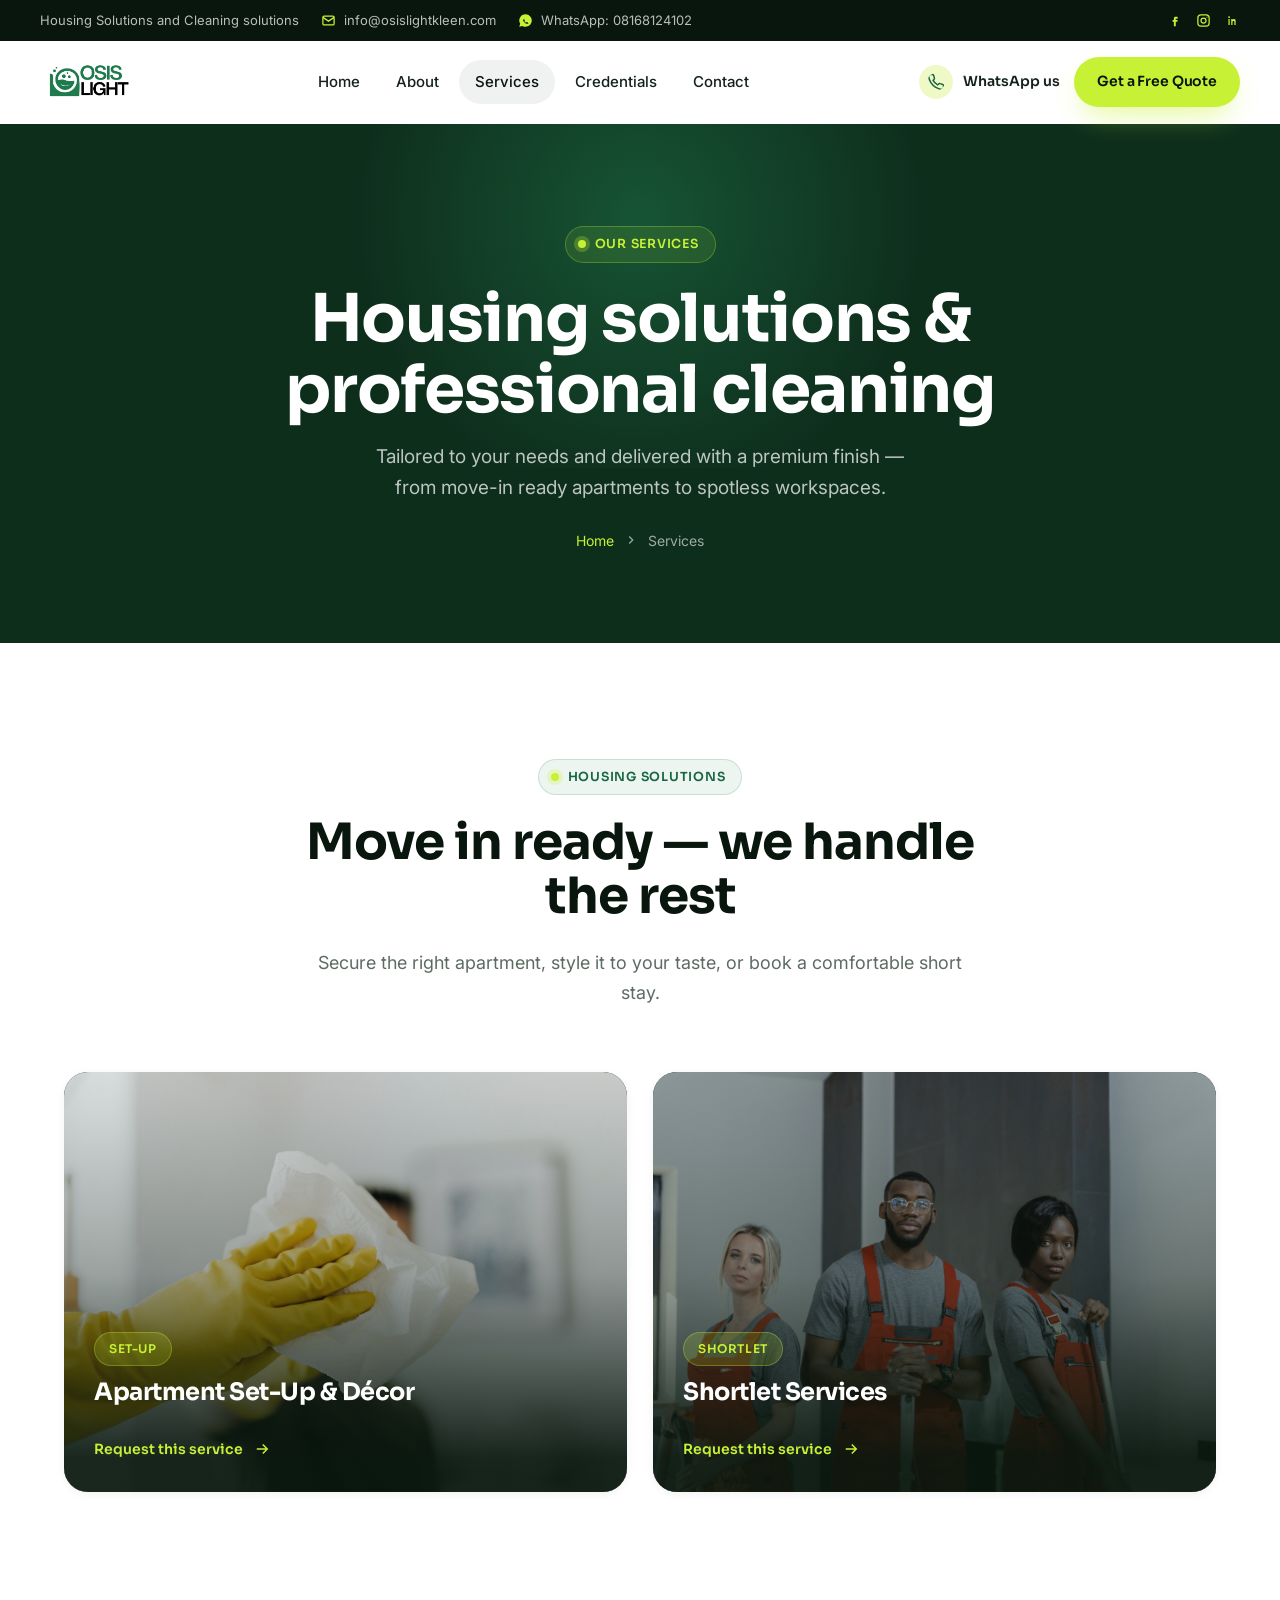
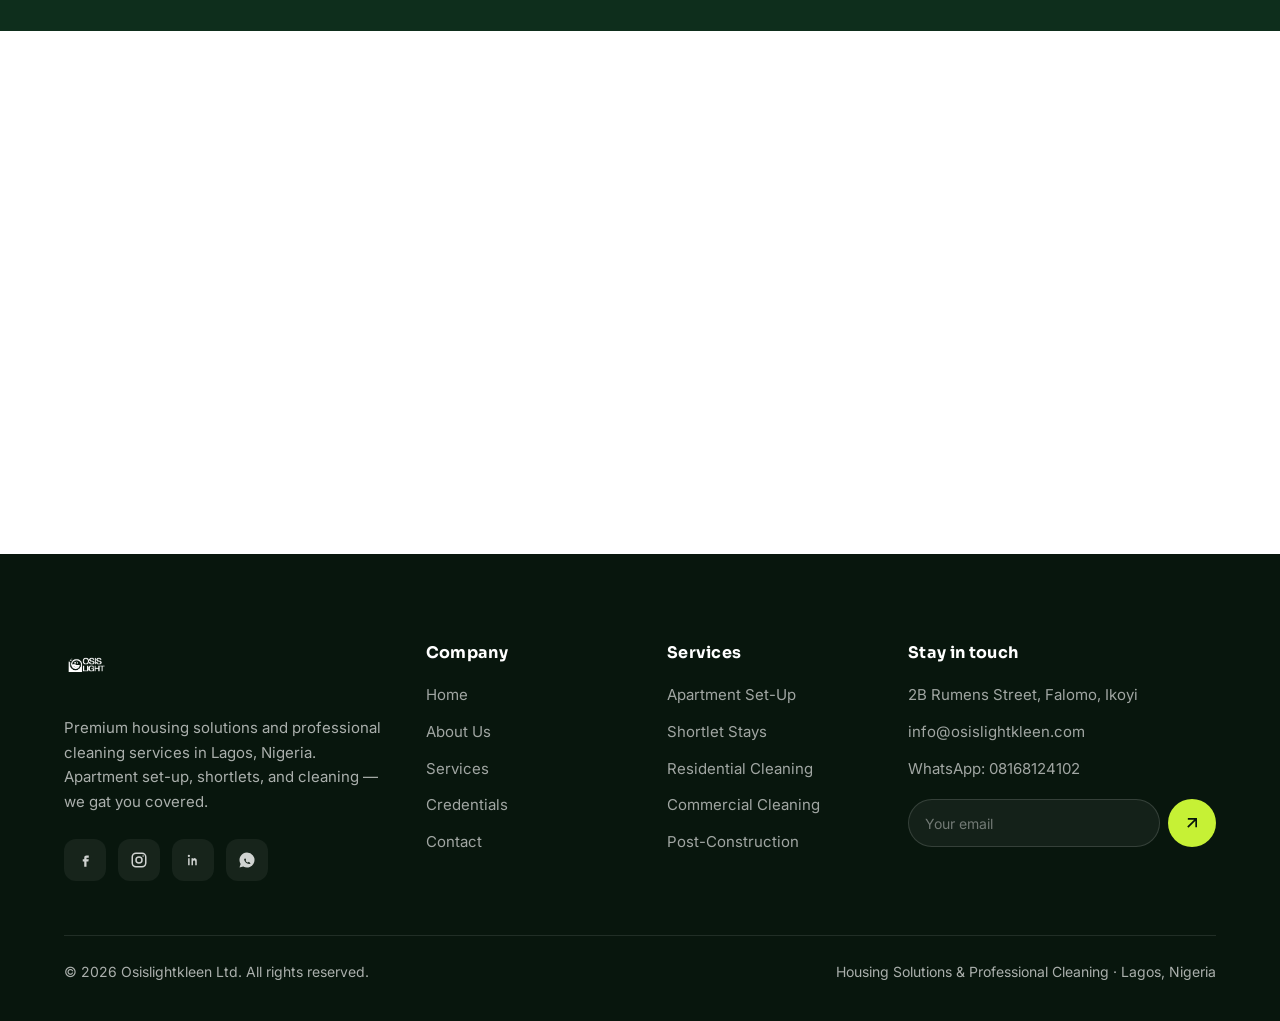
<file: services.html>
<!DOCTYPE html>
<html lang="en">
<head>
	<meta charset="utf-8">
	<meta http-equiv="X-UA-Compatible" content="IE=edge">
	<meta name="viewport" content="width=device-width, initial-scale=1">
	<title>Services | Osislightkleen Ltd — Housing &amp; Cleaning in Lagos</title>
	<meta name="description" content="Explore Osislightkleen services: apartment set-up, interior décor, shortlet accommodation, residential, commercial, and post-construction cleaning in Lagos.">
	<meta name="keywords" content="apartment set-up Lagos, shortlet accommodation, residential cleaning, commercial cleaning, post-construction cleaning, interior décor Lagos, Osislightkleen services">
	<meta name="author" content="Osislightkleen Ltd">
	<meta name="robots" content="index, follow">
	<link rel="canonical" href="https://www.osislight.com/services.html">
	<meta name="theme-color" content="#0E2E1C">
	<meta name="msapplication-TileColor" content="#0E2E1C">
	<link rel="apple-touch-icon" sizes="180x180" href="assets/images/apple-touch-icon.png">
	<link rel="icon" type="image/png" sizes="32x32" href="assets/images/favicon-32x32.png">
	<link rel="icon" type="image/png" sizes="16x16" href="assets/images/favicon-16x16.png">
	<link rel="shortcut icon" href="assets/images/favicon.ico">
	<link rel="manifest" href="assets/images/site.webmanifest">
	<meta property="og:type" content="website">
	<meta property="og:site_name" content="Osislightkleen">
	<meta property="og:locale" content="en_NG">
	<meta property="og:url" content="https://www.osislight.com/services.html">
	<meta property="og:title" content="Services | Osislightkleen Ltd — Housing &amp; Cleaning in Lagos">
	<meta property="og:description" content="Apartment set-up, shortlets, and professional cleaning — explore everything Osislightkleen offers in Lagos.">
	<meta property="og:image" content="https://www.osislight.com/assets/images/hero.jpeg">
	<meta name="twitter:card" content="summary_large_image">
	<meta name="twitter:title" content="Services | Osislightkleen Ltd">
	<meta name="twitter:description" content="Apartment set-up, shortlets, and professional cleaning — explore everything Osislightkleen offers in Lagos.">
	<meta name="twitter:image" content="https://www.osislight.com/assets/images/hero.jpeg">
	<link rel="preconnect" href="https://fonts.googleapis.com">
	<link rel="preconnect" href="https://fonts.gstatic.com" crossorigin>
	<link href="https://fonts.googleapis.com/css2?family=Sora:wght@400;500;600;700;800&family=Inter:wght@400;500;600&display=swap" rel="stylesheet">
	<link href="assets/css/osislightkleen.css" rel="stylesheet">
	<script type="application/ld+json">
	{
		"@context": "https://schema.org",
		"@type": "CollectionPage",
		"name": "Osislightkleen Services",
		"url": "https://www.osislight.com/services.html",
		"description": "Apartment set-up, shortlet accommodation, and professional cleaning services by Osislightkleen Ltd in Lagos.",
		"isPartOf": {
			"@type": "WebSite",
			"name": "Osislightkleen",
			"url": "https://www.osislight.com/"
		}
	}
	</script>
</head>
<body class="olk-body">

	<div class="olk-preloader" aria-hidden="true">
		<div class="olk-preloader__spinner"></div>
	</div>

	<div class="olk-topbar">
		<div class="container olk-topbar__inner">
			<div class="olk-topbar__left">
				<span>Housing Solutions and Cleaning solutions</span>
				<a href="mailto:info@osislightkleen.com"><svg viewBox="0 0 24 24" fill="none" stroke="currentColor" stroke-width="2"><rect x="3" y="5" width="18" height="14" rx="2"/><path d="m3 7 9 6 9-6"/></svg><span class="olk-topbar__email">info@osislightkleen.com</span></a>
				<a href="https://wa.me/2348168124102" target="_blank" rel="noopener noreferrer"><svg viewBox="0 0 24 24" fill="currentColor"><path d="M12 2a10 10 0 0 0-8.5 15.2L2 22l4.9-1.4A10 10 0 1 0 12 2Zm5 14c-.2.6-1.2 1.1-1.7 1.2-.5.1-1 .1-1.7-.1-1.6-.6-3.3-1.9-4.5-3.6-.5-.6-.9-1.4-.9-2.1s.4-1 .6-1.2c.2-.2.4-.2.5-.2h.4c.1 0 .3 0 .5.4l.6 1.5c0 .2 0 .3-.1.4l-.3.4c-.1.1-.2.3-.1.5.3.5.7 1 1.2 1.4.5.4 1 .6 1.3.7.2.1.4.1.5-.1l.5-.6c.1-.2.3-.1.4-.1l1.4.7c.2.1.3.2.4.3v.6Z"/></svg><span class="olk-topbar__wa-full">WhatsApp: 08168124102</span><span class="olk-topbar__wa-short">08168124102</span></a>
			</div>
			<div class="olk-topbar__socials">
				<a href="#" aria-label="Facebook"><svg viewBox="0 0 24 24" fill="currentColor"><path d="M14 9h3V6h-3c-2 0-3 1-3 3v2H9v3h2v7h3v-7h2.5l.5-3H14V9.5c0-.3.2-.5.5-.5H14Z"/></svg></a>
				<a href="#" aria-label="Instagram"><svg viewBox="0 0 24 24" fill="none" stroke="currentColor" stroke-width="2"><rect x="3" y="3" width="18" height="18" rx="5"/><circle cx="12" cy="12" r="4"/><circle cx="17.5" cy="6.5" r="1" fill="currentColor" stroke="none"/></svg></a>
				<a href="#" aria-label="LinkedIn"><svg viewBox="0 0 24 24" fill="currentColor"><path d="M6.5 8A1.5 1.5 0 1 0 5 6.5 1.5 1.5 0 0 0 6.5 8ZM5.5 9.5h2V19h-2ZM10 9.5h2v1.3a2.7 2.7 0 0 1 2.4-1.3c2 0 2.6 1.3 2.6 3.3V19h-2v-4.5c0-1.1-.4-1.8-1.4-1.8s-1.6.7-1.6 1.8V19h-2Z"/></svg></a>
			</div>
		</div>
	</div>

	<header class="olk-header">
		<div class="container olk-header__inner">
			<a href="index.html" class="site-logo">
				<img src="assets/images/osis-logo.png" alt="Osislightkleen" class="site-logo__img">
			</a>
			<nav>
				<ul class="olk-nav">
					<li><a href="index.html">Home</a></li>
					<li><a href="about.html">About</a></li>
					<li><a href="services.html">Services</a></li>
					<li><a href="about.html#credentials">Credentials</a></li>
					<li><a href="contact.html">Contact</a></li>
				</ul>
			</nav>
			<div class="olk-header__actions">
				<a href="https://wa.me/2348168124102" target="_blank" rel="noopener noreferrer" class="olk-header__phone">
					<svg viewBox="0 0 24 24" fill="none" stroke="currentColor" stroke-width="2"><path d="M22 16.9v3a2 2 0 0 1-2.2 2 19.8 19.8 0 0 1-8.6-3 19.5 19.5 0 0 1-6-6 19.8 19.8 0 0 1-3-8.6A2 2 0 0 1 4.1 2h3a2 2 0 0 1 2 1.7c.1 1 .4 1.9.7 2.8a2 2 0 0 1-.5 2.1L8.1 9.9a16 16 0 0 0 6 6l1.3-1.3a2 2 0 0 1 2.1-.4c.9.3 1.8.6 2.8.7a2 2 0 0 1 1.7 2Z"/></svg>
					WhatsApp us
				</a>
				<a href="contact.html" class="olk-btn olk-btn--primary olk-btn--sm">Get a Free Quote</a>
				<button class="olk-menu-toggle" type="button" aria-label="Open menu">
					<svg viewBox="0 0 24 24" fill="none" stroke="currentColor" stroke-width="2"><path d="M4 7h16M4 12h16M4 17h16"/></svg>
				</button>
			</div>
		</div>
	</header>

	<div class="olk-backdrop"></div>
	<aside class="olk-drawer">
		<div class="olk-drawer__head">
			<a href="index.html" class="site-logo"><img src="assets/images/logo-white.png" alt="Osislightkleen" class="site-logo__img"></a>
			<button class="olk-drawer__close" aria-label="Close menu"><svg viewBox="0 0 24 24" fill="none" stroke="currentColor" stroke-width="2"><path d="M6 6l12 12M18 6 6 18"/></svg></button>
		</div>
		<nav>
			<a href="index.html">Home</a>
			<a href="about.html">About</a>
			<a href="services.html">Services</a>
			<a href="about.html#credentials">Credentials</a>
			<a href="contact.html">Contact</a>
		</nav>
		<a href="contact.html" class="olk-btn olk-btn--primary">Get a Free Quote</a>
		<div class="olk-drawer__contact">
			2B Rumens Street, Falomo, Ikoyi<br>
			<a href="mailto:info@osislightkleen.com">info@osislightkleen.com</a>
		</div>
	</aside>

	<!-- Page hero -->
	<section class="olk-page-hero">
		<div class="container olk-page-hero__inner">
			<span class="olk-eyebrow olk-eyebrow--light reveal">Our Services</span>
			<h1 class="reveal" data-delay="1">Housing solutions &amp; professional cleaning</h1>
			<p class="reveal" data-delay="2">Tailored to your needs and delivered with a premium finish — from move-in ready apartments to spotless workspaces.</p>
			<div class="olk-breadcrumb reveal" data-delay="3">
				<a href="index.html">Home</a>
				<svg viewBox="0 0 24 24" fill="none" stroke="currentColor" stroke-width="2"><path d="m9 6 6 6-6 6"/></svg>
				<span>Services</span>
			</div>
		</div>
	</section>

	<!-- Housing -->
	<section class="olk-section">
		<div class="container">
			<div class="olk-section__header reveal">
				<span class="olk-eyebrow">Housing Solutions</span>
				<h2>Move in ready — we handle the rest</h2>
				<p>Secure the right apartment, style it to your taste, or book a comfortable short stay.</p>
			</div>
			<div class="olk-services olk-services--two">
				<article class="olk-service reveal">
					<img src="assets/images/pexels-karola-g-4239127.jpg" alt="Apartment set-up">
					<div class="olk-service__body">
						<span class="olk-service__tag">Set-Up</span>
						<h3>Apartment Set-Up &amp; Décor</h3>
						<p>We help our clients get apartments and handle interior décor for living rooms and parlours based on your preferences. Relocating within Lagos or coming from abroad — you just move in.</p>
						<a href="contact.html" class="olk-service__link">Request this service <svg viewBox="0 0 24 24" fill="none" stroke="currentColor" stroke-width="2"><path d="M5 12h14M13 6l6 6-6 6"/></svg></a>
					</div>
				</article>
				<article class="olk-service reveal" data-delay="1">
					<img src="assets/images/pexels-tima-miroshnichenko-6195121.webp" alt="Shortlet accommodation">
					<div class="olk-service__body">
						<span class="olk-service__tag">Shortlet</span>
						<h3>Shortlet Services</h3>
						<p>Shortlet accommodation for clients looking for relaxation, vacation venues, and business meeting venues — comfort and convenience for short stays.</p>
						<a href="contact.html" class="olk-service__link">Request this service <svg viewBox="0 0 24 24" fill="none" stroke="currentColor" stroke-width="2"><path d="M5 12h14M13 6l6 6-6 6"/></svg></a>
					</div>
				</article>
			</div>
		</div>
	</section>

	<!-- Cleaning -->
	<section class="olk-section olk-section--surface">
		<div class="container">
			<div class="olk-section__header reveal">
				<span class="olk-eyebrow">Professional Cleaning</span>
				<h2>Spotless spaces, every time</h2>
				<p>Trained, vetted professionals for homes, offices, and freshly built properties.</p>
			</div>
			<div class="olk-services">
				<article class="olk-service reveal">
					<img src="assets/images/pexels-tima-miroshnichenko-6195957.webp" alt="Residential cleaning">
					<div class="olk-service__body">
						<span class="olk-service__tag">Residential</span>
						<h3>Residential Cleaning</h3>
						<p>Thorough home cleaning services to keep your living space fresh, healthy, and welcoming. Regular or one-off cleans available.</p>
						<a href="contact.html" class="olk-service__link">Request this service <svg viewBox="0 0 24 24" fill="none" stroke="currentColor" stroke-width="2"><path d="M5 12h14M13 6l6 6-6 6"/></svg></a>
					</div>
				</article>
				<article class="olk-service reveal" data-delay="1">
					<img src="assets/images/pexels-mart-production-7641240.jpg" alt="Commercial cleaning">
					<div class="olk-service__body">
						<span class="olk-service__tag">Commercial</span>
						<h3>Commercial Cleaning</h3>
						<p>Professional office and commercial space cleaning for businesses of all sizes. Maintain a clean, professional environment.</p>
						<a href="contact.html" class="olk-service__link">Request this service <svg viewBox="0 0 24 24" fill="none" stroke="currentColor" stroke-width="2"><path d="M5 12h14M13 6l6 6-6 6"/></svg></a>
					</div>
				</article>
				<article class="olk-service reveal" data-delay="2">
					<img src="assets/images/pexels-tima-miroshnichenko-6196233.webp" alt="Post-construction cleaning">
					<div class="olk-service__body">
						<span class="olk-service__tag">Post-Build</span>
						<h3>Post-Construction Cleaning</h3>
						<p>Deep cleaning after renovations and new builds. We remove dust, debris, and residue so your property is ready for move-in or handover.</p>
						<a href="contact.html" class="olk-service__link">Request this service <svg viewBox="0 0 24 24" fill="none" stroke="currentColor" stroke-width="2"><path d="M5 12h14M13 6l6 6-6 6"/></svg></a>
					</div>
				</article>
			</div>
		</div>
	</section>

	<!-- Process -->
	<section class="olk-section olk-section--pine">
		<div class="container">
			<div class="olk-section__header reveal">
				<span class="olk-eyebrow olk-eyebrow--light">Our Process</span>
				<h2>How we deliver every project</h2>
				<p>A transparent, four-step journey from first contact to a finished space you'll love.</p>
			</div>
			<div class="olk-steps">
				<div class="olk-step reveal">
					<div class="olk-step__no">01</div>
					<h3>Consultation</h3>
					<p>We discuss your needs, space, and preferences in detail.</p>
				</div>
				<div class="olk-step reveal" data-delay="1">
					<div class="olk-step__no">02</div>
					<h3>Custom quote</h3>
					<p>A clear, tailored plan and price that fits your budget.</p>
				</div>
				<div class="olk-step reveal" data-delay="2">
					<div class="olk-step__no">03</div>
					<h3>Execution</h3>
					<p>Our vetted team delivers with a premium, detail-first finish.</p>
				</div>
				<div class="olk-step reveal" data-delay="3">
					<div class="olk-step__no">04</div>
					<h3>Handover</h3>
					<p>We walk you through the result — you just move in and enjoy.</p>
				</div>
			</div>
		</div>
	</section>

	<!-- CTA -->
	<section class="olk-section">
		<div class="container">
			<div class="olk-cta reveal">
				<div class="olk-cta__text">
					<h2>Need a custom package?</h2>
					<p>Tell us what you need and we'll put together a solution that fits your budget and timeline — combining any of our services into one seamless experience.</p>
				</div>
				<div class="olk-cta__actions">
					<a href="contact.html" class="olk-btn olk-btn--primary">Get a Quote
						<svg viewBox="0 0 24 24" fill="none" stroke="currentColor" stroke-width="2"><path d="M7 17 17 7M7 7h10v10"/></svg>
					</a>
				</div>
			</div>
		</div>
	</section>

	<footer class="olk-footer">
		<div class="container">
			<div class="olk-footer__grid">
				<div class="olk-footer__brand">
					<a href="index.html" class="site-logo">
						<img src="assets/images/logo-white.png" alt="Osislightkleen" class="site-logo__img">
					</a>
					<p>Premium housing solutions and professional cleaning services in Lagos, Nigeria. Apartment set-up, shortlets, and cleaning — we gat you covered.</p>
					<div class="olk-footer__socials">
						<a href="#" aria-label="Facebook"><svg viewBox="0 0 24 24" fill="currentColor"><path d="M14 9h3V6h-3c-2 0-3 1-3 3v2H9v3h2v7h3v-7h2.5l.5-3H14V9.5c0-.3.2-.5.5-.5H14Z"/></svg></a>
						<a href="#" aria-label="Instagram"><svg viewBox="0 0 24 24" fill="none" stroke="currentColor" stroke-width="2"><rect x="3" y="3" width="18" height="18" rx="5"/><circle cx="12" cy="12" r="4"/><circle cx="17.5" cy="6.5" r="1" fill="currentColor" stroke="none"/></svg></a>
						<a href="#" aria-label="LinkedIn"><svg viewBox="0 0 24 24" fill="currentColor"><path d="M6.5 8A1.5 1.5 0 1 0 5 6.5 1.5 1.5 0 0 0 6.5 8ZM5.5 9.5h2V19h-2ZM10 9.5h2v1.3a2.7 2.7 0 0 1 2.4-1.3c2 0 2.6 1.3 2.6 3.3V19h-2v-4.5c0-1.1-.4-1.8-1.4-1.8s-1.6.7-1.6 1.8V19h-2Z"/></svg></a>
						<a href="#" aria-label="WhatsApp"><svg viewBox="0 0 24 24" fill="currentColor"><path d="M12 2a10 10 0 0 0-8.5 15.2L2 22l4.9-1.4A10 10 0 1 0 12 2Zm5 14c-.2.6-1.2 1.1-1.7 1.2-.5.1-1 .1-1.7-.1-1.6-.6-3.3-1.9-4.5-3.6-.5-.6-.9-1.4-.9-2.1s.4-1 .6-1.2c.2-.2.4-.2.5-.2h.4c.1 0 .3 0 .5.4l.6 1.5c0 .2 0 .3-.1.4l-.3.4c-.1.1-.2.3-.1.5.3.5.7 1 1.2 1.4.5.4 1 .6 1.3.7.2.1.4.1.5-.1l.5-.6c.1-.2.3-.1.4-.1l1.4.7c.2.1.3.2.4.3v.6Z"/></svg></a>
					</div>
				</div>
				<div>
					<h4>Company</h4>
					<ul>
						<li><a href="index.html">Home</a></li>
						<li><a href="about.html">About Us</a></li>
						<li><a href="services.html">Services</a></li>
						<li><a href="about.html#credentials">Credentials</a></li>
						<li><a href="contact.html">Contact</a></li>
					</ul>
				</div>
				<div>
					<h4>Services</h4>
					<ul>
						<li><a href="services.html">Apartment Set-Up</a></li>
						<li><a href="services.html">Shortlet Stays</a></li>
						<li><a href="services.html">Residential Cleaning</a></li>
						<li><a href="services.html">Commercial Cleaning</a></li>
						<li><a href="services.html">Post-Construction</a></li>
					</ul>
				</div>
				<div>
					<h4>Stay in touch</h4>
					<ul>
						<li>2B Rumens Street, Falomo, Ikoyi</li>
						<li><a href="mailto:info@osislightkleen.com">info@osislightkleen.com</a></li>
						<li><a href="https://wa.me/2348168124102" target="_blank" rel="noopener noreferrer">WhatsApp: 08168124102</a></li>
					</ul>
					<form class="olk-newsletter">
						<input type="email" placeholder="Your email" aria-label="Email" required>
						<button type="submit" aria-label="Subscribe"><svg viewBox="0 0 24 24" fill="none" stroke="currentColor" stroke-width="2"><path d="M7 17 17 7M7 7h10v10"/></svg></button>
					</form>
				</div>
			</div>
			<div class="olk-footer__bottom">
				<p>&copy; <span data-year>2026</span> Osislightkleen Ltd. All rights reserved.</p>
				<p>Housing Solutions &amp; Professional Cleaning · Lagos, Nigeria</p>
			</div>
		</div>
	</footer>

	<button class="olk-totop" aria-label="Back to top"><svg viewBox="0 0 24 24" fill="none" stroke="currentColor" stroke-width="2"><path d="M12 19V5M5 12l7-7 7 7"/></svg></button>

	<script src="assets/js/osislightkleen.js"></script>
</body>
</html>
</file>
<file: assets/css/osislightkleen.css>
/* ==========================================================================
   Osislightkleen — Premium Design System  ("Forest Trust + Electric Lime")
   Housing Solutions & Professional Cleaning · Lagos, Nigeria
   ========================================================================== */

:root {
	/* Brand palette */
	--ink: #08160D;
	--pine: #0E2E1C;
	--pine-2: #123c25;
	--green: #1f7a4d;
	--green-600: #176640;
	--lime: #c6f135;
	--lime-2: #d9fa63;
	--lime-soft: #eef9c6;

	/* Neutrals */
	--paper: #ffffff;
	--cream: #f4f2e9;
	--cream-2: #ece8da;
	--text: #14231a;
	--muted: #5d6c62;
	--line: rgba(14, 46, 28, 0.12);
	--line-strong: rgba(14, 46, 28, 0.2);

	/* System */
	--radius: 24px;
	--radius-lg: 34px;
	--radius-sm: 14px;
	--shadow-sm: 0 2px 10px rgba(8, 22, 13, 0.06);
	--shadow: 0 18px 40px -18px rgba(8, 22, 13, 0.28);
	--shadow-lg: 0 40px 80px -30px rgba(8, 22, 13, 0.42);
	--ring: 0 0 0 1px var(--line);

	--display: 'Sora', system-ui, sans-serif;
	--body: 'Inter', system-ui, sans-serif;

	--ease: cubic-bezier(0.22, 1, 0.36, 1);
}

/* ---------- Preloader ---------- */
.olk-preloader {
	position: fixed;
	inset: 0;
	z-index: 9999;
	display: grid;
	place-items: center;
	background: var(--pine);
	transition: opacity 0.35s var(--ease), visibility 0.35s;
}
.olk-preloader.is-done {
	opacity: 0;
	visibility: hidden;
	pointer-events: none;
}
.olk-preloader__spinner {
	width: 44px;
	height: 44px;
	border-radius: 50%;
	border: 3px solid rgba(255, 255, 255, 0.18);
	border-top-color: var(--lime);
	animation: olk-spin 0.7s linear infinite;
}
@keyframes olk-spin {
	to { transform: rotate(360deg); }
}

/* ---------- Reset & Base ---------- */
*, *::before, *::after { box-sizing: border-box; }

html {
	scroll-behavior: smooth;
	-webkit-text-size-adjust: 100%;
	overflow-x: hidden;
	max-width: 100%;
}

body.olk-body {
	margin: 0;
	font-family: var(--body);
	font-size: 17px;
	line-height: 1.65;
	color: var(--text);
	background: var(--paper);
	-webkit-font-smoothing: antialiased;
	text-rendering: optimizeLegibility;
	overflow-x: hidden;
	max-width: 100%;
	width: 100%;
}

img { max-width: 100%; height: auto; display: block; }
a { color: inherit; text-decoration: none; }
button { font-family: inherit; }

h1, h2, h3, h4, h5 {
	font-family: var(--display);
	font-weight: 700;
	line-height: 1.08;
	letter-spacing: -0.02em;
	color: var(--ink);
	margin: 0 0 0.5em;
}

p { margin: 0 0 1em; }
::selection { background: var(--lime); color: var(--ink); }

/* ---------- Layout ---------- */
.container {
	width: 100%;
	max-width: 1200px;
	margin: 0 auto;
	padding: 0 24px;
	box-sizing: border-box;
}

img, svg, video {
	max-width: 100%;
}

section, header, footer, .olk-hero, .olk-section {
	max-width: 100%;
}

.olk-section { padding: clamp(64px, 9vw, 128px) 0; position: relative; }
.olk-section--surface { background: var(--cream); }
.olk-section--pine { background: var(--pine); color: rgba(255,255,255,0.82); }
.olk-section--tight { padding: clamp(48px, 6vw, 84px) 0; }

.olk-section__header {
	max-width: 680px;
	margin: 0 auto clamp(40px, 5vw, 68px);
	text-align: center;
}
.olk-section__header h2 { font-size: clamp(30px, 4vw, 50px); }
.olk-section__header p { color: var(--muted); font-size: 18px; margin: 0; }
.olk-section--pine .olk-section__header h2 { color: #fff; }
.olk-section--pine .olk-section__header p { color: rgba(255,255,255,0.68); }

/* Eyebrow / pill label */
.olk-eyebrow {
	display: inline-flex;
	align-items: center;
	gap: 9px;
	padding: 7px 16px 7px 12px;
	background: rgba(31, 122, 77, 0.08);
	color: var(--green-600);
	border: 1px solid rgba(31, 122, 77, 0.18);
	border-radius: 100px;
	font-family: var(--display);
	font-size: 12.5px;
	font-weight: 600;
	letter-spacing: 0.06em;
	text-transform: uppercase;
	margin-bottom: 20px;
}
.olk-eyebrow::before {
	content: "";
	width: 8px; height: 8px;
	border-radius: 50%;
	background: var(--lime);
	box-shadow: 0 0 0 4px rgba(198, 241, 53, 0.25);
}
.olk-section--pine .olk-eyebrow,
.olk-eyebrow--light {
	background: rgba(198, 241, 53, 0.1);
	color: var(--lime);
	border-color: rgba(198, 241, 53, 0.28);
}

/* ---------- Buttons ---------- */
.olk-btn {
	display: inline-flex;
	align-items: center;
	justify-content: center;
	gap: 10px;
	padding: 16px 28px;
	font-family: var(--display);
	font-size: 15px;
	font-weight: 600;
	letter-spacing: -0.01em;
	border-radius: 100px;
	border: 1.5px solid transparent;
	cursor: pointer;
	transition: transform 0.35s var(--ease), box-shadow 0.35s var(--ease), background 0.3s, color 0.3s, border-color 0.3s;
	white-space: nowrap;
	max-width: 100%;
	box-sizing: border-box;
}
.olk-btn svg { width: 18px; height: 18px; transition: transform 0.35s var(--ease); }
.olk-btn:hover { transform: translateY(-3px); }
.olk-btn:hover svg { transform: translate(3px, -3px); }
.olk-btn--sm { padding: 12px 22px; font-size: 14px; }

.olk-btn--primary {
	background: var(--lime);
	color: var(--ink);
	box-shadow: 0 14px 30px -10px rgba(198, 241, 53, 0.6);
}
.olk-btn--primary:hover { background: var(--lime-2); box-shadow: 0 20px 40px -12px rgba(198, 241, 53, 0.75); }

.olk-btn--dark { background: var(--pine); color: #fff; }
.olk-btn--dark:hover { background: var(--ink); }

.olk-btn--white { background: #fff; color: var(--ink); box-shadow: var(--shadow); }
.olk-btn--white:hover { background: #fff; }

.olk-btn--outline { background: transparent; color: var(--ink); border-color: var(--line-strong); }
.olk-btn--outline:hover { border-color: var(--ink); background: var(--ink); color: #fff; }
.olk-btn--outline-light { background: transparent; color: #fff; border-color: rgba(255,255,255,0.28); }
.olk-btn--outline-light:hover { background: #fff; color: var(--ink); border-color: #fff; }

/* Circular arrow button used across cards */
.olk-arrow-btn {
	display: inline-grid;
	place-items: center;
	width: 52px; height: 52px;
	border-radius: 50%;
	background: var(--lime);
	color: var(--ink);
	border: none;
	cursor: pointer;
	flex: none;
	transition: transform 0.35s var(--ease), background 0.3s;
}
.olk-arrow-btn svg { width: 20px; height: 20px; transition: transform 0.35s var(--ease); }
.olk-arrow-btn:hover { background: var(--lime-2); transform: rotate(45deg); }

/* ---------- Header ---------- */
.olk-topbar {
	background: var(--ink);
	color: rgba(255,255,255,0.72);
	font-size: 13px;
	overflow: hidden;
}
.olk-topbar__inner {
	display: flex;
	align-items: center;
	justify-content: space-between;
	gap: 16px;
	padding: 10px 0;
	flex-wrap: wrap;
	min-width: 0;
}
.olk-topbar__left {
	display: flex;
	align-items: center;
	gap: 22px;
	flex-wrap: wrap;
	min-width: 0;
	flex: 1 1 auto;
}
.olk-topbar__left > span {
	white-space: nowrap;
}
.olk-topbar a {
	display: inline-flex;
	align-items: center;
	gap: 8px;
	color: rgba(255,255,255,0.72);
	transition: color 0.2s;
	min-width: 0;
	max-width: 100%;
}
.olk-topbar a:hover { color: var(--lime); }
.olk-topbar svg { width: 15px; height: 15px; color: var(--lime); flex: none; }
.olk-topbar__socials { display: flex; gap: 14px; flex: none; }
.olk-topbar__wa-short { display: none; }

.olk-header {
	position: sticky;
	top: 0;
	z-index: 900;
	background: rgba(255,255,255,0.72);
	backdrop-filter: blur(18px) saturate(160%);
	-webkit-backdrop-filter: blur(18px) saturate(160%);
	border-bottom: 1px solid transparent;
	transition: box-shadow 0.4s var(--ease), background 0.4s, border-color 0.4s;
}
.olk-header.is-stuck {
	box-shadow: 0 12px 34px -20px rgba(8, 22, 13, 0.4);
	border-bottom-color: var(--line);
	background: rgba(255,255,255,0.9);
}
.olk-header__inner {
	display: flex;
	align-items: center;
	justify-content: space-between;
	gap: 24px;
	padding: 16px 0;
}

/* Logo */
.site-logo { display: inline-flex; align-items: center; gap: 12px; }
.site-logo__img {
	display: block;
	height: 48px;
	width: auto;
	max-width: 160px;
	object-fit: contain;
	border-radius: 8px;
}
.olk-footer .site-logo__img,
.olk-drawer .site-logo__img {
	height: 44px;
	max-width: 148px;
}
.site-logo__mark {
	width: 44px; height: 44px;
	border-radius: 13px;
	background: linear-gradient(140deg, var(--green), var(--pine));
	display: grid; place-items: center;
	color: var(--lime);
	box-shadow: var(--shadow-sm);
	flex: none;
}
.site-logo__mark svg { width: 24px; height: 24px; }
.site-logo__text { font-family: var(--display); font-weight: 700; font-size: 21px; letter-spacing: -0.03em; line-height: 1; }
.logo-osis { color: var(--ink); }
.logo-light { color: var(--green); }
.logo-kleen { color: var(--ink); }
.site-logo__sub { display: block; font-family: var(--body); font-size: 10.5px; font-weight: 500; letter-spacing: 0.18em; text-transform: uppercase; color: var(--muted); margin-top: 3px; }
.olk-footer .logo-osis, .olk-footer .logo-kleen { color: #fff; }
.olk-footer .logo-light { color: var(--lime); }
.olk-footer .site-logo__sub { color: rgba(255,255,255,0.5); }

/* Nav */
.olk-nav { display: flex; align-items: center; gap: 4px; list-style: none; margin: 0; padding: 0; }
.olk-nav > li > a {
	display: block;
	padding: 10px 16px;
	font-size: 15px;
	font-weight: 500;
	color: var(--text);
	border-radius: 100px;
	transition: color 0.2s, background 0.2s;
}
.olk-nav > li > a:hover,
.olk-nav > li > a.active { color: var(--ink); background: rgba(14, 46, 28, 0.06); }
.olk-header__actions { display: flex; align-items: center; gap: 14px; }
.olk-header__phone { display: inline-flex; align-items: center; gap: 10px; font-weight: 600; font-family: var(--display); font-size: 14px; }
.olk-header__phone svg { width: 34px; height: 34px; padding: 8px; border-radius: 50%; background: var(--lime-soft); color: var(--green-600); }

.olk-menu-toggle {
	display: none;
	width: 46px; height: 46px;
	border: 1px solid var(--line-strong);
	background: #fff;
	border-radius: 12px;
	cursor: pointer;
	color: var(--ink);
	place-items: center;
}
.olk-menu-toggle svg { width: 22px; height: 22px; }

/* Mobile drawer */
.olk-backdrop {
	position: fixed; inset: 0;
	background: rgba(8, 22, 13, 0.5);
	backdrop-filter: blur(4px);
	opacity: 0; visibility: hidden;
	transition: opacity 0.35s, visibility 0.35s;
	z-index: 1000;
}
.olk-backdrop.is-open { opacity: 1; visibility: visible; }
.olk-drawer {
	position: fixed; top: 0; right: 0; bottom: 0;
	width: min(340px, 86vw);
	background: var(--pine);
	color: #fff;
	z-index: 1001;
	transform: translateX(100%);
	transition: transform 0.45s var(--ease);
	padding: 26px;
	display: flex; flex-direction: column;
	overflow-y: auto;
}
.olk-drawer.is-open { transform: translateX(0); }
.olk-drawer__head { display: flex; justify-content: space-between; align-items: center; margin-bottom: 30px; }
.olk-drawer__close { background: rgba(255,255,255,0.08); border: none; color: #fff; width: 42px; height: 42px; border-radius: 12px; cursor: pointer; display: grid; place-items: center; }
.olk-drawer__close svg { width: 20px; height: 20px; }
.olk-drawer nav a {
	display: block;
	padding: 15px 6px;
	font-family: var(--display);
	font-size: 20px;
	font-weight: 600;
	color: rgba(255,255,255,0.86);
	border-bottom: 1px solid rgba(255,255,255,0.08);
}
.olk-drawer nav a:hover, .olk-drawer nav a.active { color: var(--lime); }
.olk-drawer .olk-btn { margin-top: 26px; }
.olk-drawer__contact { margin-top: auto; padding-top: 24px; font-size: 14px; color: rgba(255,255,255,0.62); }
.olk-drawer__contact a { color: var(--lime); }

/* ---------- Hero ---------- */
.olk-hero {
	position: relative;
	background: var(--pine);
	color: #fff;
	overflow: hidden;
	padding: clamp(48px, 7vw, 96px) 0 clamp(64px, 8vw, 110px);
}
.olk-hero::before {
	content: "";
	position: absolute;
	top: -20%; right: -10%;
	width: 620px; height: 620px;
	background: radial-gradient(circle, rgba(31,122,77,0.55), transparent 68%);
	filter: blur(20px);
	pointer-events: none;
}
.olk-hero::after {
	content: "";
	position: absolute;
	bottom: -30%; left: -8%;
	width: 520px; height: 520px;
	background: radial-gradient(circle, rgba(198,241,53,0.14), transparent 66%);
	pointer-events: none;
}
.olk-hero__grid {
	position: relative;
	z-index: 2;
	display: grid;
	grid-template-columns: 1.08fr 0.92fr;
	gap: clamp(32px, 5vw, 72px);
	align-items: start;
}
.olk-hero__content {
	max-width: 640px;
	padding-top: clamp(6px, 2vw, 24px);
}
.olk-hero__label {
	display: inline-flex; align-items: center; gap: 9px;
	padding: 8px 16px 8px 12px;
	background: rgba(255,255,255,0.06);
	border: 1px solid rgba(255,255,255,0.14);
	border-radius: 100px;
	font-family: var(--display); font-size: 13px; font-weight: 500;
	color: rgba(255,255,255,0.85);
	margin-bottom: 26px;
}
.olk-hero__label b { color: var(--lime); font-weight: 600; }
.olk-hero h1 {
	color: #fff;
	font-size: clamp(40px, 6vw, 78px);
	line-height: 1.02;
	margin-bottom: 22px;
}
.olk-hero h1 .accent { color: var(--lime); position: relative; }
.olk-hero p { font-size: clamp(17px, 1.4vw, 20px); color: rgba(255,255,255,0.75); max-width: 540px; margin-bottom: 34px; }
.olk-hero__actions { display: flex; gap: 14px; flex-wrap: wrap; align-items: center; }

.olk-hero__proof { display: flex; gap: 34px; margin-top: 46px; flex-wrap: wrap; }
.olk-hero__proof .num { font-family: var(--display); font-size: clamp(28px, 3vw, 40px); font-weight: 700; color: #fff; line-height: 1; }
.olk-hero__proof .num span { color: var(--lime); }
.olk-hero__proof .lbl { font-size: 13.5px; color: rgba(255,255,255,0.6); margin-top: 8px; display: block; }
.olk-hero__proof > div { position: relative; padding-right: 34px; }
.olk-hero__proof > div:not(:last-child)::after { content: ""; position: absolute; right: 0; top: 6px; bottom: 6px; width: 1px; background: rgba(255,255,255,0.14); }

/* Hero media bento */
.olk-hero__media {
	position: relative;
	width: min(100%, 500px);
	max-width: 100%;
	justify-self: end;
	display: grid;
	gap: 16px;
	min-width: 0;
}
.olk-hero__frame {
	position: relative;
	border-radius: var(--radius-lg);
	overflow: hidden;
	box-shadow: var(--shadow-lg);
	aspect-ratio: 4 / 5;
	border: 1px solid rgba(255,255,255,0.1);
	width: 100%;
}
.olk-hero__frame img {
	width: 100%;
	height: 100%;
	object-fit: cover;
	display: block;
}
.olk-hero__badge {
	position: absolute;
	left: 12px;
	right: auto;
	bottom: 18px;
	max-width: calc(100% - 24px);
	background: rgba(255,255,255,0.95);
	backdrop-filter: blur(10px);
	-webkit-backdrop-filter: blur(10px);
	border-radius: 18px;
	padding: 14px 16px;
	display: flex;
	align-items: center;
	gap: 12px;
	box-shadow: var(--shadow);
	color: var(--ink);
	z-index: 3;
	min-width: 0;
}
.olk-hero__badge .ico {
	width: 44px;
	height: 44px;
	border-radius: 12px;
	background: var(--pine);
	color: var(--lime);
	display: grid;
	place-items: center;
	flex: none;
}
.olk-hero__badge .ico svg { width: 22px; height: 22px; }
.olk-hero__badge > span:last-child {
	display: flex;
	flex-direction: column;
	gap: 2px;
	min-width: 0;
}
.olk-hero__badge b {
	font-family: var(--display);
	display: block;
	font-size: 15px;
	line-height: 1.2;
}
.olk-hero__badge > span:last-child > span {
	font-size: 12.5px;
	color: var(--muted);
	line-height: 1.35;
}
.olk-hero__chip {
	position: absolute;
	right: 12px;
	top: 16px;
	background: var(--lime);
	color: var(--ink);
	border-radius: 100px;
	padding: 10px 16px;
	font-family: var(--display);
	font-weight: 700;
	font-size: 14px;
	box-shadow: var(--shadow);
	display: inline-flex;
	align-items: center;
	gap: 8px;
	z-index: 3;
	white-space: nowrap;
}
.olk-hero__chip svg { width: 16px; height: 16px; flex: none; }

/* Rating row */
.olk-hero__rating {
	display: flex;
	align-items: center;
	gap: 12px;
	margin: 0;
	padding: 0 4px;
	position: relative;
	z-index: 2;
	min-width: 0;
	width: 100%;
}
.olk-hero__avatars { display: flex; flex: none; }
.olk-hero__avatars img {
	width: 40px;
	height: 40px;
	border-radius: 50%;
	object-fit: cover;
	border: 2px solid var(--pine);
	margin-left: -12px;
}
.olk-hero__avatars img:first-child { margin-left: 0; }
.olk-hero__rating > div:last-child {
	min-width: 0;
	flex: 1 1 auto;
}
.olk-stars { color: var(--lime); display: inline-flex; gap: 2px; flex-wrap: wrap; }
.olk-stars svg { width: 16px; height: 16px; flex: none; }
.olk-hero__rating small {
	display: block;
	font-size: 13px;
	color: rgba(255,255,255,0.6);
	line-height: 1.35;
	margin-top: 2px;
}
.olk-hero__rating b { color: #fff; font-family: var(--display); }

/* ---------- Marquee / trust ---------- */
.olk-marquee { padding: 28px 0; border-top: 1px solid var(--line); border-bottom: 1px solid var(--line); background: #fff; overflow: hidden; }
.olk-marquee__track { display: flex; gap: 60px; width: max-content; animation: olk-scroll 32s linear infinite; align-items: center; }
.olk-marquee:hover .olk-marquee__track { animation-play-state: paused; }
.olk-marquee__item { display: inline-flex; align-items: center; gap: 12px; font-family: var(--display); font-weight: 600; font-size: 18px; color: var(--muted); white-space: nowrap; }
.olk-marquee__item svg { width: 22px; height: 22px; color: var(--green); }
@keyframes olk-scroll { to { transform: translateX(-50%); } }

/* ---------- About ---------- */
.olk-about {
	display: grid;
	grid-template-columns: 1fr 1fr;
	gap: clamp(36px, 5vw, 72px);
	align-items: center;
}
.olk-about__media {
	position: relative;
	min-width: 0;
	width: 100%;
	padding-bottom: 12px;
}
.olk-about__media img {
	border-radius: var(--radius);
	width: 100%;
	object-fit: cover;
	box-shadow: var(--shadow);
	display: block;
}
.olk-about__media .img-a { aspect-ratio: 1/1; }
.olk-about__stack {
	display: grid;
	grid-template-columns: 1.3fr 1fr;
	gap: 18px;
	align-items: start;
	min-width: 0;
}
.olk-about__stack .img-b { aspect-ratio: 4/5; margin-top: 40px; }
.olk-about__badge {
	position: absolute;
	left: 50%;
	bottom: 0;
	transform: translateX(-50%);
	background: var(--pine);
	color: #fff;
	border-radius: 20px;
	padding: 18px 22px;
	box-shadow: var(--shadow);
	text-align: center;
	z-index: 2;
	width: max-content;
	max-width: calc(100% - 24px);
	box-sizing: border-box;
}
.olk-about__badge b {
	font-family: var(--display);
	font-size: clamp(28px, 5vw, 40px);
	color: var(--lime);
	display: block;
	line-height: 1;
}
.olk-about__badge span {
	display: block;
	font-size: 13px;
	color: rgba(255,255,255,0.7);
	line-height: 1.35;
	margin-top: 4px;
}
.olk-about__text { min-width: 0; }
.olk-about h2 { font-size: clamp(28px, 3.6vw, 46px); margin-bottom: 20px; }
.olk-about__pills {
	display: flex;
	flex-wrap: wrap;
	gap: 10px;
	margin: 22px 0 8px;
}
.olk-about__pills span {
	display: inline-flex;
	align-items: center;
	padding: 8px 14px;
	border-radius: 100px;
	background: #fff;
	border: 1px solid var(--line);
	color: var(--green-600);
	font-family: var(--display);
	font-size: 12.5px;
	font-weight: 600;
	letter-spacing: 0.02em;
}
.olk-about__list { list-style: none; padding: 0; margin: 22px 0 30px; display: grid; gap: 14px; }
.olk-about__list li { display: flex; gap: 14px; align-items: flex-start; font-weight: 500; color: var(--text); }
.olk-about__list .tick { flex: none; width: 26px; height: 26px; border-radius: 50%; background: var(--lime-soft); color: var(--green-600); display: grid; place-items: center; margin-top: 2px; }
.olk-about__list .tick svg { width: 15px; height: 15px; }

/* ---------- Bento features ---------- */
.olk-bento {
	display: grid;
	grid-template-columns: repeat(4, 1fr);
	gap: 20px;
}
.olk-bento__cell {
	background: #fff;
	border: 1px solid var(--line);
	border-radius: var(--radius);
	padding: 32px;
	position: relative;
	overflow: hidden;
	transition: transform 0.4s var(--ease), box-shadow 0.4s var(--ease), border-color 0.4s;
}
.olk-bento__cell:hover { transform: translateY(-6px); box-shadow: var(--shadow); border-color: transparent; }
.olk-bento__cell .ico {
	width: 58px; height: 58px; border-radius: 16px;
	background: var(--cream); color: var(--green-600);
	display: grid; place-items: center; margin-bottom: 22px;
	transition: background 0.4s, color 0.4s;
}
.olk-bento__cell:hover .ico { background: var(--lime); color: var(--ink); }
.olk-bento__cell .ico svg { width: 28px; height: 28px; }
.olk-bento__cell h3 { font-size: 21px; margin-bottom: 10px; }
.olk-bento__cell p { color: var(--muted); font-size: 15.5px; margin: 0; }
.olk-bento__cell--wide { grid-column: span 2; }
.olk-bento__cell--dark { background: var(--pine); color: #fff; border-color: transparent; grid-column: span 2; display: flex; flex-direction: column; justify-content: space-between; }
.olk-bento__cell--dark h3 { color: #fff; font-size: 26px; }
.olk-bento__cell--dark p { color: rgba(255,255,255,0.7); }
.olk-bento__cell--dark .ico { background: rgba(198,241,53,0.14); color: var(--lime); }
.olk-bento__cell--dark:hover .ico { background: var(--lime); color: var(--ink); }
.olk-bento__cell--feature {
	background: linear-gradient(150deg, var(--green), var(--pine));
	color: #fff; border-color: transparent;
}
.olk-bento__cell--feature h3 { color: #fff; }
.olk-bento__cell--feature p { color: rgba(255,255,255,0.78); }

/* ---------- Service cards ---------- */
.olk-services {
	display: grid;
	grid-template-columns: repeat(3, 1fr);
	gap: 26px;
}
.olk-services--two {
	grid-template-columns: repeat(2, 1fr);
}
.olk-service {
	position: relative;
	border-radius: var(--radius);
	overflow: hidden;
	background: var(--ink);
	min-height: 420px;
	display: flex;
	align-items: flex-end;
	box-shadow: var(--shadow-sm);
	transition: transform 0.5s var(--ease), box-shadow 0.5s var(--ease);
}
.olk-service img {
	position: absolute; inset: 0;
	width: 100%; height: 100%; object-fit: cover;
	transition: transform 0.7s var(--ease);
}
.olk-service::after { content: ""; position: absolute; inset: 0; background: linear-gradient(to top, rgba(8,22,13,0.92) 8%, rgba(8,22,13,0.35) 52%, rgba(8,22,13,0.05) 100%); }
.olk-service:hover { transform: translateY(-8px); box-shadow: var(--shadow-lg); }
.olk-service:hover img { transform: scale(1.08); }
.olk-service__body { position: relative; z-index: 2; padding: 30px; color: #fff; width: 100%; }
.olk-service__tag {
	display: inline-flex; align-items: center;
	background: rgba(198,241,53,0.16);
	color: var(--lime); border: 1px solid rgba(198,241,53,0.3);
	padding: 6px 14px; border-radius: 100px;
	font-family: var(--display); font-size: 12px; font-weight: 600;
	letter-spacing: 0.05em; text-transform: uppercase; margin-bottom: 14px;
}
.olk-service__body h3 { color: #fff; font-size: 24px; margin-bottom: 10px; }
.olk-service__body p { color: rgba(255,255,255,0.74); font-size: 15px; margin: 0 0 18px; max-height: 0; opacity: 0; overflow: hidden; transition: max-height 0.5s var(--ease), opacity 0.4s, margin 0.5s; }
.olk-service:hover .olk-service__body p { max-height: 120px; opacity: 1; margin-bottom: 18px; }
.olk-service__link { display: inline-flex; align-items: center; gap: 10px; font-family: var(--display); font-weight: 600; font-size: 14px; color: var(--lime); }
.olk-service__link svg { width: 18px; height: 18px; transition: transform 0.35s var(--ease); }
.olk-service:hover .olk-service__link svg { transform: translateX(5px); }

/* ---------- Our works showcase ---------- */
.olk-works__head {
	display: flex;
	align-items: center;
	justify-content: space-between;
	gap: 16px;
	margin-bottom: 18px;
	flex-wrap: wrap;
}
.olk-works__head p {
	margin: 0;
	color: rgba(255,255,255,0.68);
	font-size: 15px;
}
.olk-works__actions { display: flex; gap: 10px; }
.olk-works__arrow {
	width: 46px;
	height: 46px;
	border-radius: 50%;
	border: 1px solid rgba(255,255,255,0.24);
	background: rgba(255,255,255,0.08);
	color: #fff;
	display: grid;
	place-items: center;
	cursor: pointer;
	transition: all 0.25s ease;
}
.olk-works__arrow svg { width: 18px; height: 18px; }
.olk-works__arrow:hover {
	background: var(--lime);
	color: var(--ink);
	border-color: var(--lime);
}
.olk-works__track {
	display: grid;
	grid-auto-flow: column;
	grid-auto-columns: minmax(260px, 300px);
	gap: 18px;
	overflow-x: auto;
	scroll-snap-type: x mandatory;
	scroll-behavior: smooth;
	padding-bottom: 4px;
	-ms-overflow-style: none;
	scrollbar-width: none;
}
.olk-works__track::-webkit-scrollbar {
	display: none;
	width: 0;
	height: 0;
}
.olk-work-card {
	position: relative;
	border-radius: 20px;
	overflow: hidden;
	min-height: 300px;
	scroll-snap-align: start;
	border: 1px solid rgba(255,255,255,0.16);
	background: rgba(255,255,255,0.05);
	transition: transform 0.35s var(--ease), border-color 0.35s, box-shadow 0.35s;
}
.olk-work-card:hover {
	transform: translateY(-6px);
	border-color: rgba(198,241,53,0.45);
	box-shadow: 0 24px 36px -24px rgba(0,0,0,0.65);
}
.olk-work-card img {
	width: 100%;
	height: 100%;
	min-height: 300px;
	object-fit: cover;
}
.olk-work-card::after {
	content: "";
	position: absolute;
	inset: 0;
	background: linear-gradient(to top, rgba(8,22,13,0.88) 10%, rgba(8,22,13,0.25) 56%, rgba(8,22,13,0.06) 100%);
}
.olk-work-card__meta {
	position: absolute;
	left: 16px;
	right: 16px;
	bottom: 14px;
	z-index: 2;
}
.olk-work-card__meta h4 {
	color: #fff;
	font-size: 19px;
	margin: 0 0 4px;
}
.olk-work-card__meta p {
	margin: 0;
	color: rgba(198,241,53,0.95);
	font-size: 13px;
	font-weight: 600;
	letter-spacing: 0.02em;
	text-transform: uppercase;
}

/* ---------- Process / steps ---------- */
.olk-steps { display: grid; grid-template-columns: repeat(4, 1fr); gap: 24px; counter-reset: step; }
.olk-step { position: relative; padding-top: 20px; }
.olk-step__no {
	font-family: var(--display); font-weight: 700; font-size: 15px;
	width: 54px; height: 54px; border-radius: 16px;
	background: var(--cream); color: var(--green-600);
	display: grid; place-items: center; margin-bottom: 22px;
	border: 1px solid var(--line);
}
.olk-section--pine .olk-step__no { background: rgba(255,255,255,0.06); color: var(--lime); border-color: rgba(255,255,255,0.12); }
.olk-step h3 { font-size: 20px; margin-bottom: 10px; }
.olk-section--pine .olk-step h3 { color: #fff; }
.olk-step p { color: var(--muted); font-size: 15px; margin: 0; }
.olk-section--pine .olk-step p { color: rgba(255,255,255,0.62); }
.olk-step::before {
	content: ""; position: absolute; top: 47px; left: 66px; right: -12px; height: 2px;
	background: repeating-linear-gradient(90deg, var(--line) 0 6px, transparent 6px 12px);
}
.olk-step:last-child::before { display: none; }
.olk-section--pine .olk-step::before { background: repeating-linear-gradient(90deg, rgba(255,255,255,0.16) 0 6px, transparent 6px 12px); }

/* ---------- Why us / split feature ---------- */
.olk-split { display: grid; grid-template-columns: 1fr 1fr; gap: clamp(36px, 5vw, 72px); align-items: center; }
.olk-split__media { position: relative; border-radius: var(--radius); overflow: hidden; box-shadow: var(--shadow); aspect-ratio: 5/6; }
.olk-split__media img { width: 100%; height: 100%; object-fit: cover; }
.olk-feature-list { display: grid; gap: 18px; margin-top: 30px; }
.olk-feature-list__item { display: flex; gap: 18px; padding: 22px; background: #fff; border: 1px solid var(--line); border-radius: var(--radius-sm); transition: transform 0.35s var(--ease), box-shadow 0.35s; }
.olk-feature-list__item:hover { transform: translateX(6px); box-shadow: var(--shadow-sm); }
.olk-feature-list__item .ico { flex: none; width: 52px; height: 52px; border-radius: 14px; background: var(--lime-soft); color: var(--green-600); display: grid; place-items: center; }
.olk-feature-list__item .ico svg { width: 26px; height: 26px; }
.olk-feature-list__item h4 { font-size: 18px; margin-bottom: 4px; }
.olk-feature-list__item p { color: var(--muted); font-size: 15px; margin: 0; }

/* ---------- Stats band ---------- */
.olk-stats { display: grid; grid-template-columns: repeat(4, 1fr); gap: 24px; }
.olk-stat {
	text-align: center; padding: 36px 20px;
	background: rgba(255,255,255,0.04);
	border: 1px solid rgba(255,255,255,0.1);
	border-radius: var(--radius);
	transition: background 0.35s, border-color 0.35s, transform 0.35s var(--ease);
}
.olk-stat:hover { background: rgba(255,255,255,0.07); transform: translateY(-4px); }
.olk-stat b { font-family: var(--display); font-size: clamp(38px, 5vw, 58px); font-weight: 700; color: var(--lime); line-height: 1; display: block; }
.olk-stat span { color: rgba(255,255,255,0.66); font-size: 15px; margin-top: 12px; display: block; }

/* ---------- Testimonials ---------- */
.olk-testi { max-width: 900px; margin: 0 auto; }
.olk-testi__card {
	background: #fff; border: 1px solid var(--line);
	border-radius: var(--radius-lg); padding: clamp(32px, 5vw, 56px);
	box-shadow: var(--shadow); position: relative;
}
.olk-testi__quote { position: absolute; top: 30px; right: 40px; font-family: var(--display); font-size: 120px; line-height: 1; color: var(--lime); opacity: 0.5; }
.olk-testi__stars { color: var(--lime); display: inline-flex; gap: 3px; margin-bottom: 18px; }
.olk-testi__stars svg { width: 22px; height: 22px; }
.olk-testi__text { font-family: var(--display); font-size: clamp(20px, 2.4vw, 28px); font-weight: 500; line-height: 1.4; letter-spacing: -0.01em; color: var(--ink); margin-bottom: 30px; }
.olk-testi__person { display: flex; align-items: center; gap: 16px; }
.olk-testi__person img { width: 60px; height: 60px; border-radius: 50%; object-fit: cover; }
.olk-testi__person b { font-family: var(--display); font-size: 17px; display: block; }
.olk-testi__person span { color: var(--muted); font-size: 14px; }
.olk-testi__slide { display: none; }
.olk-testi__slide.is-active { display: block; animation: olk-fade 0.6s var(--ease); }
.olk-testi__nav { display: flex; justify-content: center; align-items: center; gap: 12px; margin-top: 34px; }
.olk-testi__dot { width: 9px; height: 9px; border-radius: 50%; border: none; background: var(--line-strong); cursor: pointer; transition: width 0.3s, background 0.3s; padding: 0; }
.olk-testi__dot.is-active { width: 30px; border-radius: 100px; background: var(--green); }
.olk-testi__arrows { display: flex; gap: 10px; }
.olk-testi__arrow { width: 48px; height: 48px; border-radius: 50%; border: 1px solid var(--line-strong); background: #fff; cursor: pointer; display: grid; place-items: center; color: var(--ink); transition: background 0.3s, color 0.3s, border-color 0.3s; }
.olk-testi__arrow:hover { background: var(--pine); color: #fff; border-color: var(--pine); }
.olk-testi__arrow svg { width: 20px; height: 20px; }
@keyframes olk-fade { from { opacity: 0; transform: translateY(12px); } to { opacity: 1; transform: none; } }

/* ---------- FAQ ---------- */
.olk-faq { max-width: 820px; margin: 0 auto; display: grid; gap: 14px; }
.olk-faq__item { background: #fff; border: 1px solid var(--line); border-radius: var(--radius-sm); overflow: hidden; transition: border-color 0.3s, box-shadow 0.3s; }
.olk-faq__item.is-open { border-color: transparent; box-shadow: var(--shadow); }
.olk-faq__q { width: 100%; text-align: left; background: none; border: none; cursor: pointer; padding: 24px 26px; display: flex; justify-content: space-between; align-items: center; gap: 20px; font-family: var(--display); font-size: 18px; font-weight: 600; color: var(--ink); }
.olk-faq__icon { flex: none; width: 34px; height: 34px; border-radius: 50%; background: var(--cream); display: grid; place-items: center; transition: background 0.3s, transform 0.4s var(--ease); }
.olk-faq__icon svg { width: 18px; height: 18px; }
.olk-faq__item.is-open .olk-faq__icon { background: var(--lime); transform: rotate(180deg); }
.olk-faq__a { max-height: 0; overflow: hidden; transition: max-height 0.45s var(--ease); }
.olk-faq__a p { padding: 0 26px 24px; color: var(--muted); margin: 0; }

/* ---------- CTA band ---------- */
.olk-cta {
	position: relative;
	background: linear-gradient(140deg, var(--green), var(--pine));
	border-radius: var(--radius-lg);
	padding: clamp(40px, 6vw, 72px);
	overflow: hidden;
	display: flex; align-items: center; justify-content: space-between;
	gap: 34px; flex-wrap: wrap;
	box-shadow: var(--shadow-lg);
}
.olk-cta::before { content: ""; position: absolute; top: -40%; right: -6%; width: 420px; height: 420px; background: radial-gradient(circle, rgba(198,241,53,0.25), transparent 66%); }
.olk-cta__text { position: relative; z-index: 2; max-width: 620px; }
.olk-cta__text h2 { color: #fff; font-size: clamp(28px, 3.6vw, 44px); margin-bottom: 12px; }
.olk-cta__text p { color: rgba(255,255,255,0.8); margin: 0; font-size: 18px; }
.olk-cta__actions { position: relative; z-index: 2; display: flex; gap: 14px; flex-wrap: wrap; }

/* ---------- Page hero (inner pages) ---------- */
.olk-page-hero {
	background: var(--pine);
	color: #fff;
	padding: clamp(64px, 8vw, 120px) 0 clamp(56px, 7vw, 96px);
	position: relative;
	overflow: hidden;
	text-align: center;
}
.olk-page-hero::before { content: ""; position: absolute; top: -30%; left: 50%; transform: translateX(-50%); width: 700px; height: 500px; background: radial-gradient(circle, rgba(31,122,77,0.5), transparent 66%); }
.olk-page-hero__inner { position: relative; z-index: 2; }
.olk-page-hero h1 {
	color: #fff;
	font-size: clamp(36px, 5.5vw, 66px);
	margin-bottom: 16px;
	text-wrap: balance;
	max-width: 14em;
	margin-left: auto;
	margin-right: auto;
}
.olk-page-hero p {
	color: rgba(255,255,255,0.72);
	font-size: 19px;
	max-width: 560px;
	margin: 0 auto 22px;
	text-wrap: pretty;
}
.olk-breadcrumb { display: inline-flex; align-items: center; gap: 10px; font-size: 14px; color: rgba(255,255,255,0.6); }
.olk-breadcrumb a { color: var(--lime); }
.olk-breadcrumb svg { width: 14px; height: 14px; }

/* ---------- Mission / pillars ---------- */
.olk-mission { display: grid; grid-template-columns: 1fr 1fr; gap: 24px; }
.olk-mission__card { background: var(--cream); border-radius: var(--radius); padding: clamp(30px, 4vw, 48px); border: 1px solid var(--line); }
.olk-mission__card--dark { background: var(--pine); color: #fff; border-color: transparent; }
.olk-mission__card--dark h3 { color: #fff; }
.olk-mission__card--dark p { color: rgba(255,255,255,0.72); }
.olk-mission__card h3 { font-size: 26px; margin: 14px 0; }
.olk-mission__card p { color: var(--muted); margin-bottom: 0; }
.olk-mission__card p + p { margin-top: 14px; }

/* CEO */
.olk-ceo {
	display: grid;
	grid-template-columns: minmax(240px, 0.9fr) 1.2fr;
	gap: clamp(36px, 5vw, 72px);
	align-items: center;
}
.olk-ceo__media {
	position: relative;
	isolation: isolate;
}
.olk-ceo__media img {
	display: block;
	width: 100%;
	aspect-ratio: 1 / 1;
	object-fit: cover;
	object-position: center top;
	border-radius: var(--radius);
	box-shadow: var(--shadow);
	position: relative;
	z-index: 1;
}
.olk-ceo__frame-accent {
	position: absolute;
	inset: 18px -18px -18px 18px;
	border-radius: var(--radius);
	border: 2px solid var(--lime);
	z-index: 0;
	pointer-events: none;
}
.olk-ceo__text { min-width: 0; }
.olk-ceo h2 {
	font-size: clamp(28px, 3.6vw, 42px);
	margin-bottom: 8px;
}
.olk-ceo__role {
	font-family: var(--display);
	font-size: 15px;
	font-weight: 600;
	color: var(--green);
	letter-spacing: 0.04em;
	margin: 0 0 20px;
}
.olk-ceo__text p { color: var(--muted); margin-bottom: 14px; }
.olk-ceo__text .olk-lead { color: var(--text); }
.olk-ceo__tags {
	display: flex;
	flex-wrap: wrap;
	gap: 10px;
	margin-top: 24px;
}
.olk-ceo__tags span {
	display: inline-flex;
	align-items: center;
	padding: 8px 14px;
	font-size: 12.5px;
	font-weight: 600;
	letter-spacing: 0.02em;
	color: var(--pine);
	background: var(--lime-soft);
	border-radius: 999px;
	border: 1px solid rgba(31, 122, 77, 0.12);
}

.olk-pillars { display: grid; grid-template-columns: repeat(3, 1fr); gap: 24px; }
.olk-pillar { background: #fff; border: 1px solid var(--line); border-radius: var(--radius); padding: 34px; transition: transform 0.35s var(--ease), box-shadow 0.35s; }
.olk-pillar:hover { transform: translateY(-6px); box-shadow: var(--shadow); }
.olk-pillar .ico { width: 58px; height: 58px; border-radius: 16px; background: var(--lime-soft); color: var(--green-600); display: grid; place-items: center; margin-bottom: 20px; }
.olk-pillar .ico svg { width: 28px; height: 28px; }
.olk-pillar h4 { font-size: 21px; margin-bottom: 10px; }
.olk-pillar p { color: var(--muted); margin: 0; font-size: 15.5px; }

/* ---------- Values / team ---------- */
.olk-team { display: grid; grid-template-columns: repeat(4, 1fr); gap: 24px; }
.olk-team__card { border-radius: var(--radius); overflow: hidden; position: relative; background: var(--ink); }
.olk-team__card img { width: 100%; aspect-ratio: 3/4; object-fit: cover; transition: transform 0.6s var(--ease); }
.olk-team__card:hover img { transform: scale(1.06); }
.olk-team__card::after { content: ""; position: absolute; inset: 0; background: linear-gradient(to top, rgba(8,22,13,0.85), transparent 55%); }
.olk-team__info { position: absolute; bottom: 22px; left: 22px; right: 22px; z-index: 2; color: #fff; }
.olk-team__info b { font-family: var(--display); font-size: 18px; display: block; }
.olk-team__info span { color: var(--lime); font-size: 13px; }

/* ---------- Credentials ---------- */
.olk-credentials { display: grid; grid-template-columns: repeat(2, 1fr); gap: 24px; max-width: 900px; margin: 0 auto; }
.olk-credential { background: #fff; border: 1px solid var(--line); border-radius: var(--radius); padding: 36px; display: flex; gap: 22px; align-items: flex-start; transition: transform 0.35s var(--ease), box-shadow 0.35s; }
.olk-credential:hover { transform: translateY(-5px); box-shadow: var(--shadow); }
.olk-credential .ico { flex: none; width: 64px; height: 64px; border-radius: 18px; background: linear-gradient(140deg, var(--green), var(--pine)); color: var(--lime); display: grid; place-items: center; }
.olk-credential .ico svg { width: 30px; height: 30px; }
.olk-credential h4 { font-size: 20px; margin-bottom: 8px; }
.olk-credential p { color: var(--muted); font-size: 15px; margin-bottom: 18px; }

/* ---------- Contact ---------- */
.olk-contact { display: grid; grid-template-columns: 1.1fr 0.9fr; gap: 30px; align-items: start; }
.olk-contact__form { background: #fff; border: 1px solid var(--line); border-radius: var(--radius-lg); padding: clamp(28px, 4vw, 46px); box-shadow: var(--shadow); }
.olk-contact__form h2 { font-size: 30px; margin-bottom: 8px; }
.olk-form-intro { color: var(--muted); margin-bottom: 26px; }
.olk-form-row { display: grid; grid-template-columns: 1fr 1fr; gap: 18px; }
.olk-field { margin-bottom: 18px; }
.olk-field label { display: block; font-family: var(--display); font-size: 13.5px; font-weight: 600; margin-bottom: 8px; color: var(--ink); }
.olk-field input, .olk-field textarea, .olk-field select {
	width: 100%; padding: 15px 18px; font-family: var(--body); font-size: 15px;
	border: 1.5px solid var(--line); border-radius: var(--radius-sm); background: var(--cream);
	color: var(--text); transition: border-color 0.25s, background 0.25s, box-shadow 0.25s;
}
.olk-field input:focus, .olk-field textarea:focus, .olk-field select:focus {
	outline: none; border-color: var(--green); background: #fff; box-shadow: 0 0 0 4px rgba(31,122,77,0.1);
}
.olk-field input.error, .olk-field textarea.error { border-color: #d64545; background: #fdf1f1; }
.olk-field textarea { resize: vertical; min-height: 140px; }
#success { display: none; }
#success .alert { background: var(--lime-soft); border: 1px solid rgba(31,122,77,0.3); color: var(--green-600); padding: 16px 20px; border-radius: var(--radius-sm); margin-bottom: 20px; }

.olk-contact__info { display: grid; gap: 18px; }
.olk-contact__panel { background: var(--pine); color: #fff; border-radius: var(--radius); padding: 34px; }
.olk-contact__panel h2 { color: #fff; font-size: 24px; margin-bottom: 20px; }
.olk-contact__item { display: flex; gap: 16px; align-items: flex-start; padding: 16px 0; border-bottom: 1px solid rgba(255,255,255,0.1); }
.olk-contact__item:last-child { border-bottom: none; }
.olk-contact__item .ico { flex: none; width: 46px; height: 46px; border-radius: 12px; background: rgba(198,241,53,0.14); color: var(--lime); display: grid; place-items: center; }
.olk-contact__item .ico svg { width: 22px; height: 22px; }
.olk-contact__item strong { display: block; font-family: var(--display); font-size: 15px; }
.olk-contact__item span, .olk-contact__item a { color: rgba(255,255,255,0.72); font-size: 15px; }
.olk-contact__item a:hover { color: var(--lime); }
.olk-service-list { list-style: none; padding: 0; margin: 22px 0 0; display: grid; gap: 10px; }
.olk-service-list li { display: flex; align-items: center; gap: 12px; color: rgba(255,255,255,0.82); font-size: 15px; }
.olk-service-list li::before { content: ""; width: 20px; height: 20px; border-radius: 50%; background: var(--lime); flex: none; -webkit-mask: url("data:image/svg+xml,%3Csvg xmlns='http://www.w3.org/2000/svg' viewBox='0 0 24 24' fill='none' stroke='%23000' stroke-width='3'%3E%3Cpath d='M20 6 9 17l-5-5'/%3E%3C/svg%3E") center/13px no-repeat; mask: url("data:image/svg+xml,%3Csvg xmlns='http://www.w3.org/2000/svg' viewBox='0 0 24 24' fill='none' stroke='%23000' stroke-width='3'%3E%3Cpath d='M20 6 9 17l-5-5'/%3E%3C/svg%3E") center/13px no-repeat; }

/* ---------- Footer ---------- */
.olk-footer { background: var(--ink); color: rgba(255,255,255,0.66); padding: clamp(56px, 7vw, 90px) 0 0; }
.olk-footer__grid { display: grid; grid-template-columns: 1.6fr 1fr 1fr 1.3fr; gap: 40px; padding-bottom: 54px; }
.olk-footer__brand p { margin: 20px 0 24px; max-width: 320px; font-size: 15px; }
.olk-footer h4 { color: #fff; font-size: 16px; margin-bottom: 22px; letter-spacing: 0.02em; }
.olk-footer ul { list-style: none; padding: 0; margin: 0; display: grid; gap: 12px; }
.olk-footer ul a, .olk-footer ul li { color: rgba(255,255,255,0.62); font-size: 15px; transition: color 0.2s; }
.olk-footer ul a:hover { color: var(--lime); }
.olk-footer__socials { display: flex; gap: 12px; }
.olk-footer__socials a { width: 42px; height: 42px; border-radius: 12px; background: rgba(255,255,255,0.06); display: grid; place-items: center; color: rgba(255,255,255,0.8); transition: background 0.3s, color 0.3s, transform 0.3s; }
.olk-footer__socials a:hover { background: var(--lime); color: var(--ink); transform: translateY(-3px); }
.olk-footer__socials svg { width: 18px; height: 18px; }
.olk-newsletter { display: flex; gap: 8px; margin-top: 18px; }
.olk-newsletter input { flex: 1; padding: 13px 16px; border-radius: 100px; border: 1px solid rgba(255,255,255,0.14); background: rgba(255,255,255,0.05); color: #fff; font-family: var(--body); font-size: 14px; }
.olk-newsletter input::placeholder { color: rgba(255,255,255,0.4); }
.olk-newsletter input:focus { outline: none; border-color: var(--lime); }
.olk-newsletter button { width: 48px; height: 48px; border-radius: 50%; border: none; background: var(--lime); color: var(--ink); cursor: pointer; display: grid; place-items: center; flex: none; transition: transform 0.3s var(--ease); }
.olk-newsletter button:hover { transform: rotate(45deg); }
.olk-newsletter button svg { width: 20px; height: 20px; }
.olk-footer__bottom { border-top: 1px solid rgba(255,255,255,0.1); padding: 24px 0; display: flex; justify-content: space-between; gap: 16px; flex-wrap: wrap; font-size: 14px; }
.olk-footer__bottom a:hover { color: var(--lime); }

/* ---------- Reveal animation ---------- */
.reveal { opacity: 0; transform: translateY(22px); transition: opacity 0.7s var(--ease), transform 0.7s var(--ease); will-change: opacity, transform; }
.reveal.is-visible { opacity: 1; transform: none; will-change: auto; }
.reveal[data-delay="1"] { transition-delay: 0.08s; }
.reveal[data-delay="2"] { transition-delay: 0.16s; }
.reveal[data-delay="3"] { transition-delay: 0.24s; }
.reveal[data-delay="4"] { transition-delay: 0.32s; }
@media (prefers-reduced-motion: reduce) {
	.reveal { opacity: 1; transform: none; transition: none; }
	.olk-marquee__track { animation: none; }
	html { scroll-behavior: auto; }
}

/* ---------- Utilities ---------- */
.text-center { text-align: center; }
.mt-cta { margin-top: clamp(40px, 5vw, 64px); }
.olk-lead { font-size: 19px; color: var(--muted); }

/* Scroll to top */
.olk-totop { position: fixed; right: 22px; bottom: 22px; width: 50px; height: 50px; border-radius: 50%; background: var(--pine); color: var(--lime); border: none; cursor: pointer; display: grid; place-items: center; opacity: 0; visibility: hidden; transform: translateY(12px); transition: all 0.35s var(--ease); z-index: 800; box-shadow: var(--shadow); }
.olk-totop.is-visible { opacity: 1; visibility: visible; transform: none; }
.olk-totop:hover { background: var(--ink); transform: translateY(-3px); }
.olk-totop svg { width: 22px; height: 22px; }

/* ---------- Responsive ---------- */
@media (max-width: 1100px) {
	.olk-header__actions .olk-btn { display: none; }
	.olk-topbar__left > span { display: none; }
}

@media (max-width: 1024px) {
	.container { padding: 0 20px; }
	.olk-hero__grid { grid-template-columns: 1fr; gap: 36px; }
	.olk-hero__content { max-width: 100%; padding-top: 0; }
	.olk-hero__media {
		max-width: 440px;
		width: 100%;
		margin: 0 auto;
		justify-self: center;
	}
	.olk-hero__badge {
		left: 12px;
		bottom: 14px;
		max-width: calc(100% - 24px);
	}
	.olk-hero__chip {
		right: 12px;
		top: 14px;
	}
	.olk-bento { grid-template-columns: repeat(2, 1fr); }
	.olk-bento__cell--wide,
	.olk-bento__cell--dark,
	.olk-bento__cell--feature { grid-column: span 2; }
	.olk-services,
	.olk-services--two { grid-template-columns: repeat(2, 1fr); }
	.olk-steps { grid-template-columns: repeat(2, 1fr); }
	.olk-step::before { display: none; }
	.olk-stats { grid-template-columns: repeat(2, 1fr); }
	.olk-team { grid-template-columns: repeat(2, 1fr); }
	.olk-footer__grid { grid-template-columns: 1fr 1fr; }
	.olk-works__track { grid-auto-columns: minmax(230px, 260px); }
}

@media (max-width: 860px) {
	.olk-topbar { font-size: 12px; }
	.olk-topbar__socials { display: none; }
	.olk-topbar__inner {
		justify-content: center;
		padding: 8px 0;
	}
	.olk-topbar__left {
		gap: 10px 16px;
		justify-content: center;
		width: 100%;
	}
	.olk-nav,
	.olk-header__phone { display: none !important; }
	.olk-menu-toggle { display: grid; }
	.olk-header__actions .olk-btn { display: none; }
	.site-logo__sub { display: none; }
	.site-logo__img { height: 40px; max-width: 130px; }
	.olk-about,
	.olk-split,
	.olk-mission,
	.olk-ceo,
	.olk-contact { grid-template-columns: 1fr; gap: 36px; }
	.olk-pillars { grid-template-columns: 1fr; }
	.olk-ceo__media {
		max-width: 420px;
		margin: 0 auto;
	}
	.olk-ceo__frame-accent {
		inset: 14px -14px -14px 14px;
	}
	.olk-about__media {
		max-width: 520px;
		width: 100%;
		margin: 0 auto;
	}
	.olk-about__stack {
		grid-template-columns: 1.15fr 1fr;
		gap: 14px;
	}
	.olk-about__stack .img-b { margin-top: 28px; }
	.olk-about__badge {
		padding: 16px 18px;
		bottom: -4px;
	}
	.olk-credentials { grid-template-columns: 1fr; }
	.olk-page-hero {
		padding: 48px 0 40px;
		text-align: left;
	}
	.olk-page-hero__inner {
		padding: 0 4px;
	}
	.olk-page-hero h1 {
		font-size: clamp(28px, 8vw, 40px);
		max-width: none;
		line-height: 1.2;
		letter-spacing: -0.03em;
		text-align: left;
		text-wrap: balance;
	}
	.olk-page-hero p {
		font-size: 15.5px;
		line-height: 1.55;
		margin-left: 0;
		margin-right: 0;
		max-width: none;
		text-align: left;
	}
	.olk-page-hero .olk-breadcrumb {
		justify-content: flex-start;
	}
	.olk-hero h1,
	.olk-section__header h2,
	.olk-about h2,
	.olk-ceo h2,
	.olk-cta__text h2,
	.olk-split h2 {
		text-wrap: balance;
	}
	.olk-hero p,
	.olk-section__header p,
	.olk-about__text p,
	.olk-ceo__text p,
	.olk-cta__text p,
	.olk-lead {
		text-wrap: pretty;
		overflow-wrap: break-word;
		hyphens: auto;
	}
	.olk-section__header {
		text-align: left;
	}
	.olk-section__header p {
		margin-left: 0;
		margin-right: 0;
		max-width: none;
	}
	.olk-cta { flex-direction: column; align-items: flex-start; }
	.olk-hero__label {
		font-size: 12px;
		max-width: 100%;
		white-space: normal;
		text-align: left;
		line-height: 1.35;
	}
}

@media (max-width: 620px) {
	.container { padding: 0 16px; }
	body.olk-body { font-size: 15.5px; }
	.olk-section { padding: 56px 0; }
	.olk-section--tight { padding: 40px 0; }

	.olk-topbar__inner { justify-content: center; text-align: center; }
	.olk-topbar__left {
		flex-direction: row;
		flex-wrap: wrap;
		align-items: center;
		justify-content: center;
		gap: 6px 14px;
		width: 100%;
	}
	.olk-topbar__left > span { display: none; }
	.olk-topbar__wa-full { display: none; }
	.olk-topbar__wa-short { display: inline; }
	.olk-topbar a {
		font-size: 12px;
		justify-content: center;
		word-break: break-word;
	}

	.olk-header__inner { padding: 12px 0; gap: 12px; }
	.site-logo__text { font-size: 17px; }
	.site-logo__mark { width: 38px; height: 38px; border-radius: 11px; }
	.site-logo__img { height: 36px; max-width: 118px; }

	.olk-hero { padding: 36px 0 48px; overflow: hidden; }
	.olk-hero h1 { font-size: clamp(30px, 9vw, 40px); margin-bottom: 16px; }
	.olk-hero p { font-size: 15.5px; margin-bottom: 24px; }
	.olk-hero__actions { width: 100%; }
	.olk-hero__actions .olk-btn {
		width: 100%;
		justify-content: center;
		white-space: normal;
		text-align: center;
	}
	.olk-hero__proof {
		gap: 16px 12px;
		margin-top: 28px;
		display: grid;
		grid-template-columns: repeat(3, minmax(0, 1fr));
	}
	.olk-hero__proof > div {
		padding-right: 0;
		min-width: 0;
	}
	.olk-hero__proof .num { font-size: clamp(22px, 7vw, 30px); }
	.olk-hero__proof .lbl { font-size: 11.5px; line-height: 1.3; }
	.olk-hero__proof > div:not(:last-child)::after { display: none; }
	.olk-hero__media { max-width: 100%; width: 100%; }
	.olk-hero__frame {
		aspect-ratio: 4 / 5;
		border-radius: 22px;
	}
	.olk-hero__badge {
		left: 10px;
		right: 10px;
		bottom: 12px;
		max-width: none;
		width: auto;
		padding: 12px 14px;
		gap: 10px;
		border-radius: 14px;
	}
	.olk-hero__badge .ico {
		width: 38px;
		height: 38px;
		border-radius: 10px;
	}
	.olk-hero__badge .ico svg { width: 18px; height: 18px; }
	.olk-hero__badge b { font-size: 14px; }
	.olk-hero__badge > span:last-child > span { font-size: 12px; }
	.olk-hero__chip {
		right: 10px;
		top: 10px;
		font-size: 12px;
		padding: 8px 12px;
	}
	.olk-hero__rating {
		flex-wrap: nowrap;
		align-items: center;
		gap: 10px;
	}
	.olk-hero__avatars img {
		width: 34px;
		height: 34px;
		margin-left: -10px;
	}
	.olk-hero__rating small { font-size: 12px; }
	.olk-stars svg { width: 14px; height: 14px; }

	.olk-about__media {
		padding-bottom: 0;
		max-width: 100%;
	}
	.olk-about__stack {
		grid-template-columns: 1fr 0.9fr;
		gap: 10px;
	}
	.olk-about__stack .img-b { margin-top: 20px; }
	.olk-about__media img { border-radius: 18px; }
	.olk-about__badge {
		position: absolute;
		left: 50%;
		bottom: 10px;
		transform: translateX(-50%);
		padding: 12px 14px;
		border-radius: 16px;
		max-width: min(200px, calc(100% - 20px));
		z-index: 3;
	}
	.olk-about__badge b { font-size: 26px; }
	.olk-about__badge span { font-size: 11.5px; }
	.olk-about__pills { gap: 8px; }
	.olk-about__pills span { font-size: 11.5px; padding: 7px 12px; }
	.olk-about h2 { font-size: clamp(26px, 7vw, 34px); }

	.olk-bento,
	.olk-services,
	.olk-services--two,
	.olk-steps,
	.olk-team { grid-template-columns: 1fr !important; }
	.olk-bento__cell--wide,
	.olk-bento__cell--dark,
	.olk-bento__cell--feature { grid-column: auto; }
	.olk-bento__cell { padding: 24px 20px; }
	.olk-form-row { grid-template-columns: 1fr; }
	.olk-footer__grid { grid-template-columns: 1fr; gap: 28px; }

	.olk-service { min-height: 360px; }
	.olk-works__head {
		flex-direction: column;
		align-items: flex-start;
	}
	.olk-works__track {
		grid-auto-columns: minmax(78vw, 280px);
		gap: 14px;
	}
	.olk-work-card,
	.olk-work-card img { min-height: 280px; }

	.olk-btn {
		padding: 14px 22px;
		min-height: 46px;
		white-space: normal;
	}
	.olk-cta {
		text-align: center;
		align-items: center;
		padding: 32px 22px;
	}
	.olk-cta__actions {
		width: 100%;
		justify-content: center;
	}
	.olk-cta__actions .olk-btn { width: 100%; }

	.olk-testi__card { padding: 28px 20px; }
	.olk-testi__quote { display: none; }
	.olk-testi__text { font-size: 18px; }
	.olk-faq {
		max-width: 100%;
		grid-template-columns: 1fr;
		gap: 12px;
	}
	.olk-faq__q { font-size: 16px; padding: 18px 16px; gap: 12px; }
	.olk-faq__a p { padding: 0 16px 18px; }

	.olk-contact__form,
	.olk-contact__panel { padding: 24px 18px; }
	.olk-credential { flex-direction: column; padding: 24px 18px; }

	.olk-lead { font-size: 16px; }
	.olk-totop { right: 14px; bottom: 14px; width: 44px; height: 44px; }
	.olk-marquee { padding: 18px 0; }
	.olk-marquee__item { font-size: 15px; gap: 10px; }
	.olk-section__header {
		margin-bottom: 36px;
		padding: 0 4px;
	}
	.olk-section__header h2 { font-size: clamp(26px, 7vw, 34px); }
	.olk-section__header p { font-size: 15.5px; }
	.olk-feature-list__item { gap: 14px; }
	.olk-feature-list__item:hover { transform: none; }
	.olk-stats {
		grid-template-columns: 1fr 1fr;
		gap: 12px;
	}
	.olk-stat b { font-size: clamp(28px, 8vw, 40px); }
	.olk-stat { padding: 22px 14px; }
	.olk-stat span { font-size: 13px; }
}

@media (max-width: 400px) {
	.container { padding: 0 14px; }
	.olk-hero h1 { font-size: 28px; }
	.olk-hero__proof {
		grid-template-columns: 1fr 1fr;
	}
	.olk-hero__proof > div:last-child {
		grid-column: 1 / -1;
	}
	.olk-hero__badge {
		flex-direction: row;
		align-items: flex-start;
	}
	.olk-about__stack {
		grid-template-columns: 1fr 0.85fr;
		gap: 8px;
	}
	.olk-about__stack .img-b { margin-top: 16px; }
	.olk-about__badge {
		position: absolute;
		left: 50%;
		bottom: 8px;
		transform: translateX(-50%);
		padding: 10px 12px;
		max-width: min(170px, calc(100% - 16px));
		margin: 0;
		width: auto;
	}
	.olk-about__badge b { font-size: 22px; }
	.olk-about__badge span { font-size: 10.5px; }
	.olk-stats { gap: 10px; }
	.olk-stat { padding: 18px 10px; }
	.olk-stat span { font-size: 12px; }
	.olk-works__track { grid-auto-columns: 86vw; }
	.site-logo__text { font-size: 15px; }
	.site-logo__img { height: 32px; max-width: 108px; }
	.olk-topbar a { font-size: 11.5px; }
}
</file>
